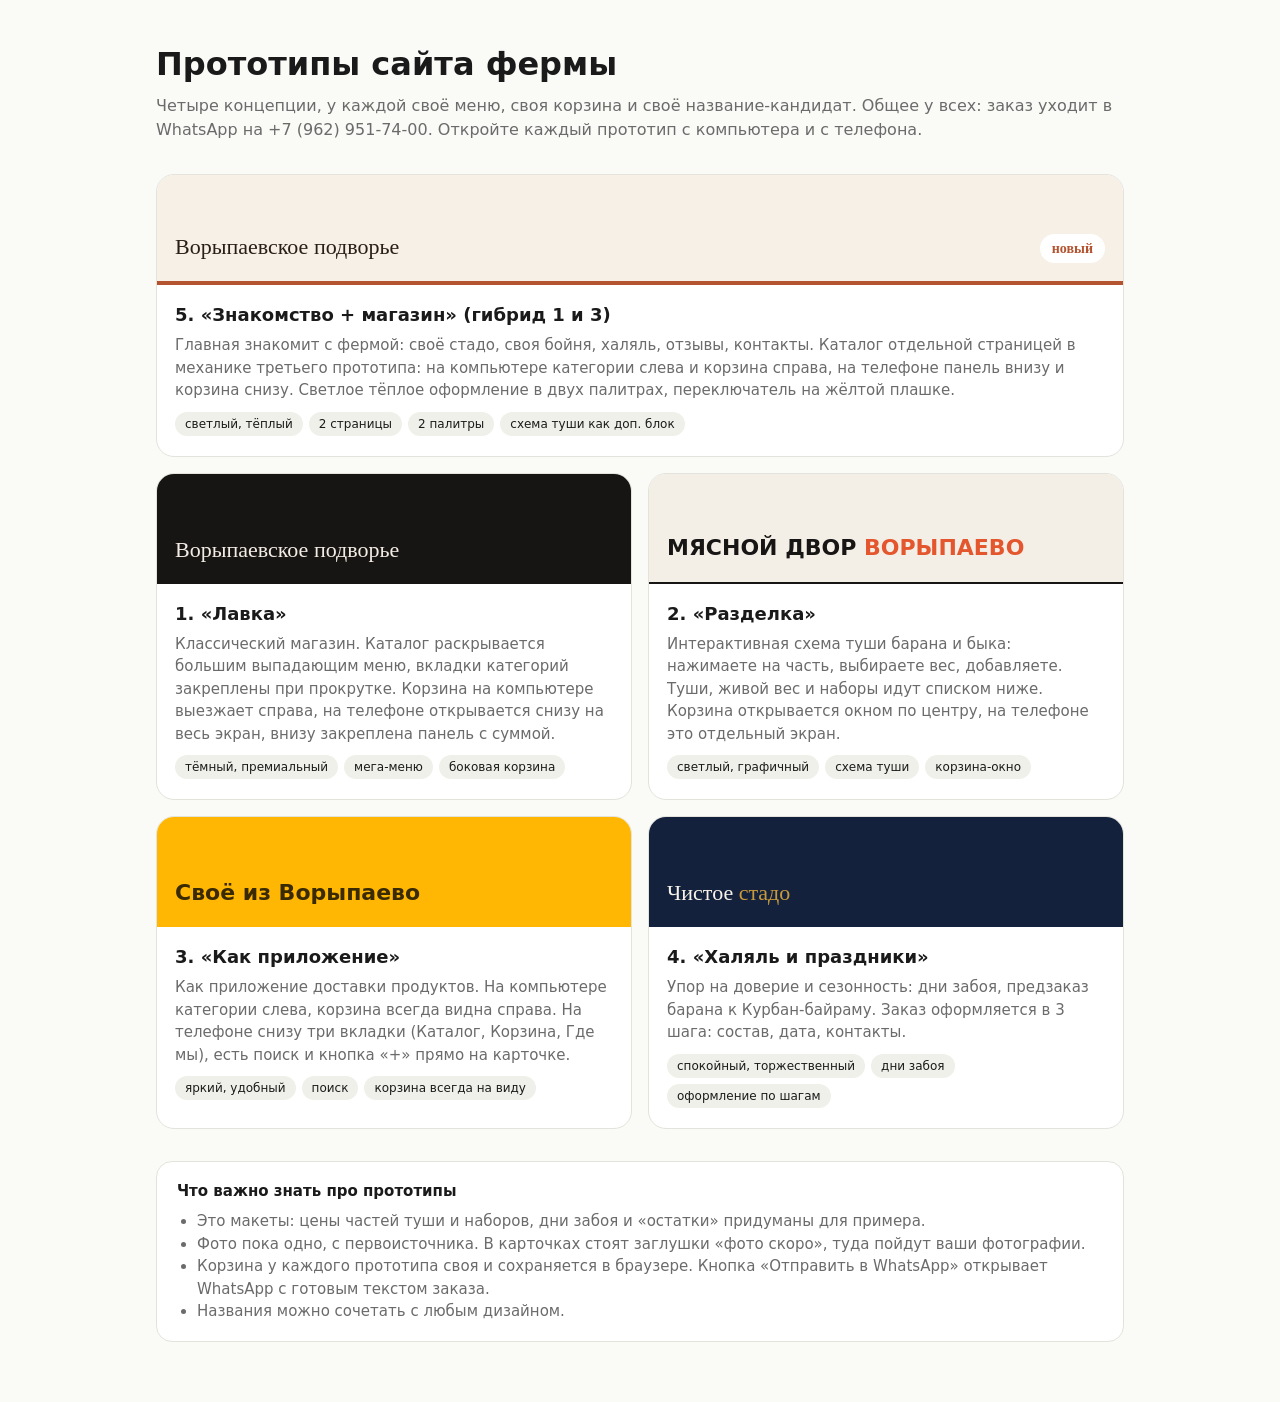
<file: prototypes/index.html>
<!doctype html>
<html lang="ru">
<head>
<meta charset="utf-8">
<meta name="viewport" content="width=device-width, initial-scale=1">
<title>Прототипы сайта фермы</title>
<style>
  :root { --bg: #fafaf7; --ink: #1a1a1a; --muted: #6b6b6b; --line: #e3e3dc; }
  * { box-sizing: border-box; }
  body { margin: 0; background: var(--bg); color: var(--ink); font: 16px/1.5 system-ui, -apple-system, "Segoe UI", sans-serif; }
  .wrap { max-width: 1000px; margin: 0 auto; padding: 40px 16px 60px; }
  h1 { font-size: 32px; margin: 0 0 6px; }
  .lead { color: var(--muted); margin: 0 0 32px; }
  .grid { display: grid; grid-template-columns: 1fr 1fr; gap: 16px; }
  @media (max-width: 720px) { .grid { grid-template-columns: 1fr; } }
  a.card { display: block; text-decoration: none; color: inherit; border: 1px solid var(--line); border-radius: 18px; overflow: hidden; background: #fff; transition: transform .15s, box-shadow .15s; }
  a.card:hover { transform: translateY(-2px); box-shadow: 0 12px 30px rgba(0,0,0,.08); }
  .sw { height: 110px; padding: 18px; display: flex; align-items: flex-end; font-size: 22px; font-weight: 700; }
  .c1 { background: #171514; color: #f3ece4; font-family: Georgia, serif; font-weight: 400; }
  .c2 { background: #f3efe6; color: #171615; border-bottom: 2px solid #171615; text-transform: uppercase; }
  .c2 span { color: #e4572e; }
  .c3 { background: #ffb703; color: #3a2a00; }
  .c5 { background: #f6f0e6; color: #2a1f17; font-family: Georgia, serif; font-weight: 400; border-bottom: 4px solid #b4532f; }
  .c4 { background: #14213d; color: #f8f3e8; font-family: Georgia, serif; font-weight: 400; }
  .c4 span { color: #c99a3b; }
  .body { padding: 16px 18px 20px; }
  .body b { display: block; font-size: 18px; }
  .body p { color: var(--muted); margin: 6px 0 10px; font-size: 15px; }
  .tags { display: flex; flex-wrap: wrap; gap: 6px; }
  .tags span { font-size: 12px; background: #f0f0ea; border-radius: 99px; padding: 3px 10px; }
  .note { margin-top: 32px; border: 1px solid var(--line); border-radius: 16px; padding: 18px 20px; background: #fff; font-size: 15px; color: var(--muted); }
  .note b { color: var(--ink); }
  .note ul { margin: 8px 0 0; padding-left: 20px; }
</style>
</head>
<body>
<div class="wrap">
  <h1>Прототипы сайта фермы</h1>
  <p class="lead">Четыре концепции, у каждой своё меню, своя корзина и своё название-кандидат. Общее у всех: заказ уходит в WhatsApp на +7 (962) 951-74-00. Откройте каждый прототип с компьютера и с телефона.</p>

  <a class="card" href="v5-hybrid/" style="margin-bottom:16px"><div class="sw c5">Ворыпаевское подворье <span style="font-size:14px;font-weight:600;margin-left:auto;background:#fff;color:#b4532f;border-radius:99px;padding:4px 12px">новый</span></div><div class="body">
    <b>5. «Знакомство + магазин» (гибрид 1 и 3)</b>
    <p>Главная знакомит с фермой: своё стадо, своя бойня, халяль, отзывы, контакты. Каталог отдельной страницей в механике третьего прототипа: на компьютере категории слева и корзина справа, на телефоне панель внизу и корзина снизу. Светлое тёплое оформление в двух палитрах, переключатель на жёлтой плашке.</p>
    <div class="tags"><span>светлый, тёплый</span><span>2 страницы</span><span>2 палитры</span><span>схема туши как доп. блок</span></div></div></a>

  <div class="grid">
    <a class="card" href="v1-lavka/"><div class="sw c1">Ворыпаевское подворье</div><div class="body">
      <b>1. «Лавка»</b>
      <p>Классический магазин. Каталог раскрывается большим выпадающим меню, вкладки категорий закреплены при прокрутке. Корзина на компьютере выезжает справа, на телефоне открывается снизу на весь экран, внизу закреплена панель с суммой.</p>
      <div class="tags"><span>тёмный, премиальный</span><span>мега-меню</span><span>боковая корзина</span></div></div></a>

    <a class="card" href="v2-razdelka/"><div class="sw c2">Мясной двор&nbsp;<span>Ворыпаево</span></div><div class="body">
      <b>2. «Разделка»</b>
      <p>Интерактивная схема туши барана и быка: нажимаете на часть, выбираете вес, добавляете. Туши, живой вес и наборы идут списком ниже. Корзина открывается окном по центру, на телефоне это отдельный экран.</p>
      <div class="tags"><span>светлый, графичный</span><span>схема туши</span><span>корзина-окно</span></div></div></a>

    <a class="card" href="v3-app/"><div class="sw c3">Своё из Ворыпаево</div><div class="body">
      <b>3. «Как приложение»</b>
      <p>Как приложение доставки продуктов. На компьютере категории слева, корзина всегда видна справа. На телефоне снизу три вкладки (Каталог, Корзина, Где мы), есть поиск и кнопка «+» прямо на карточке.</p>
      <div class="tags"><span>яркий, удобный</span><span>поиск</span><span>корзина всегда на виду</span></div></div></a>

    <a class="card" href="v4-halal/"><div class="sw c4">Чистое&nbsp;<span>стадо</span></div><div class="body">
      <b>4. «Халяль и праздники»</b>
      <p>Упор на доверие и сезонность: дни забоя, предзаказ барана к Курбан-байраму. Заказ оформляется в 3 шага: состав, дата, контакты.</p>
      <div class="tags"><span>спокойный, торжественный</span><span>дни забоя</span><span>оформление по шагам</span></div></div></a>
  </div>

  <div class="note">
    <b>Что важно знать про прототипы</b>
    <ul>
      <li>Это макеты: цены частей туши и наборов, дни забоя и «остатки» придуманы для примера.</li>
      <li>Фото пока одно, с первоисточника. В карточках стоят заглушки «фото скоро», туда пойдут ваши фотографии.</li>
      <li>Корзина у каждого прототипа своя и сохраняется в браузере. Кнопка «Отправить в WhatsApp» открывает WhatsApp с готовым текстом заказа.</li>
      <li>Названия можно сочетать с любым дизайном.</li>
    </ul>
  </div>
</div>
</body>
</html>
</file>
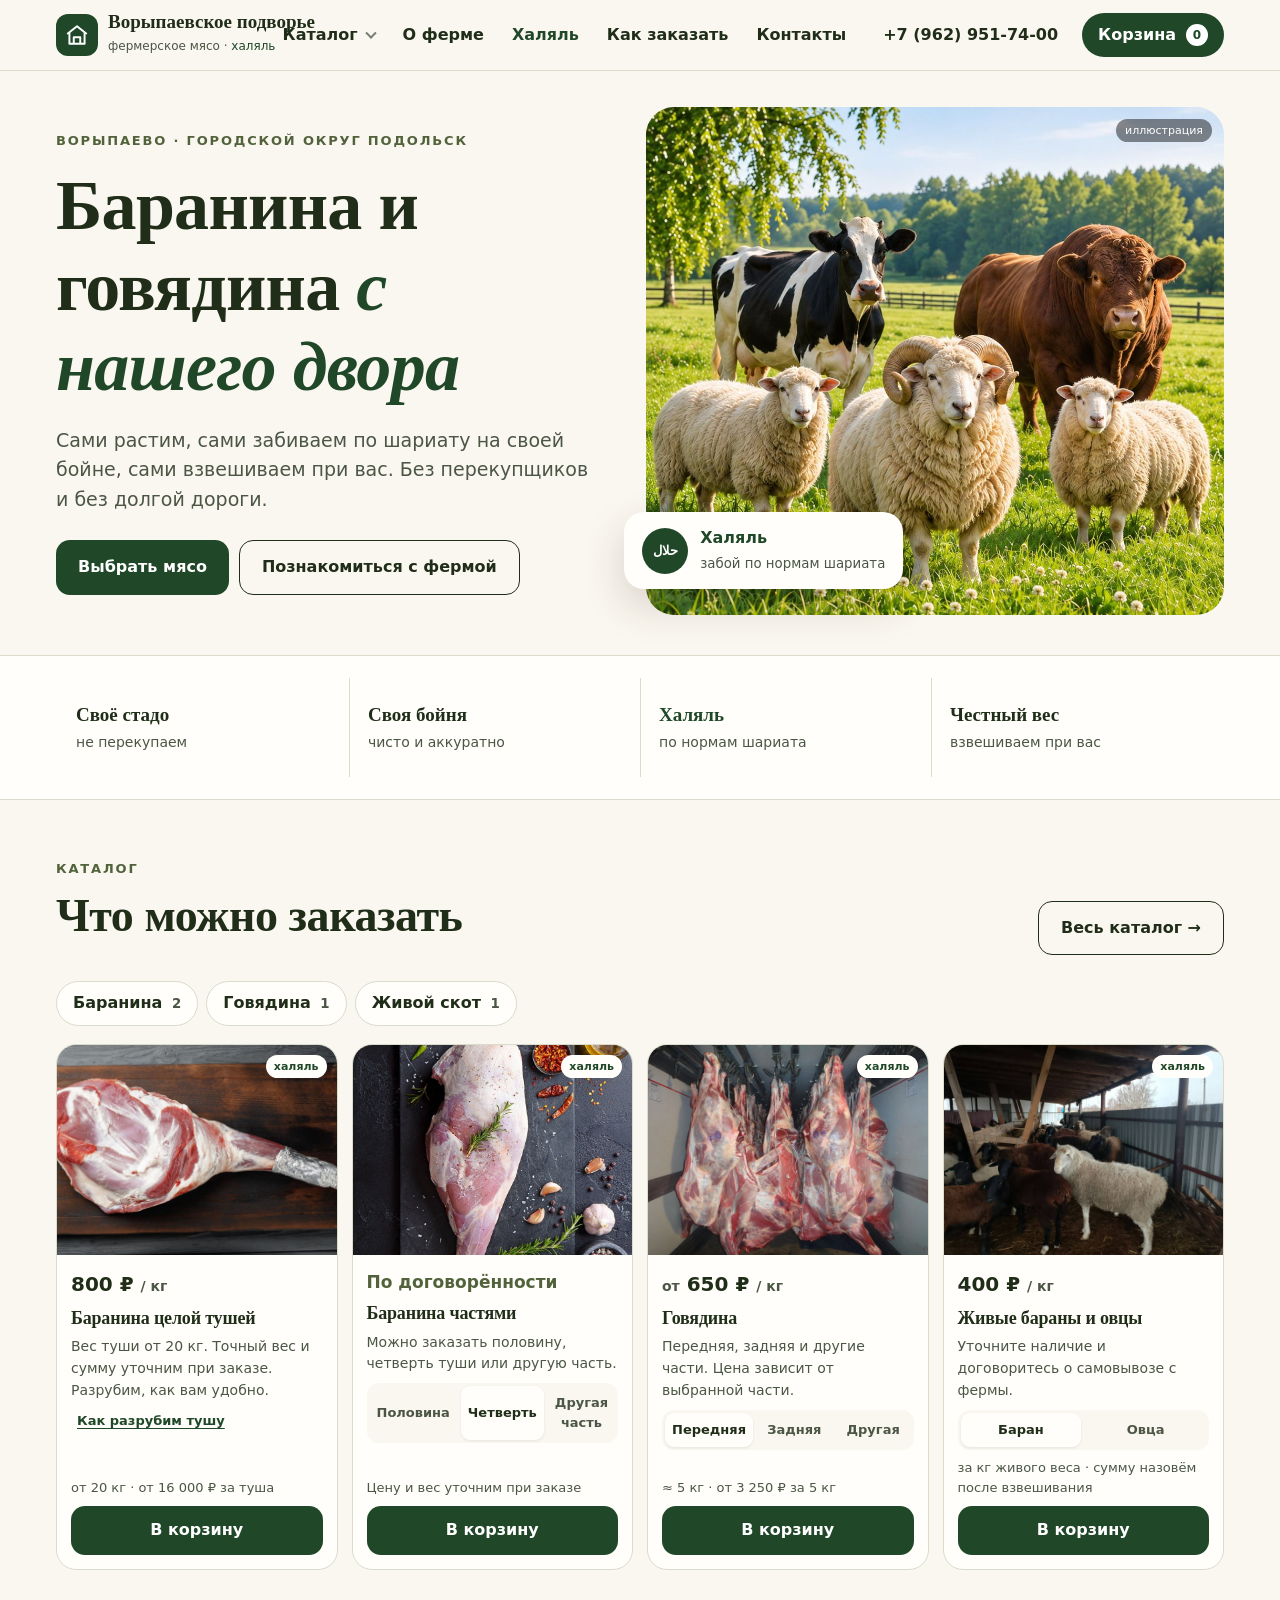
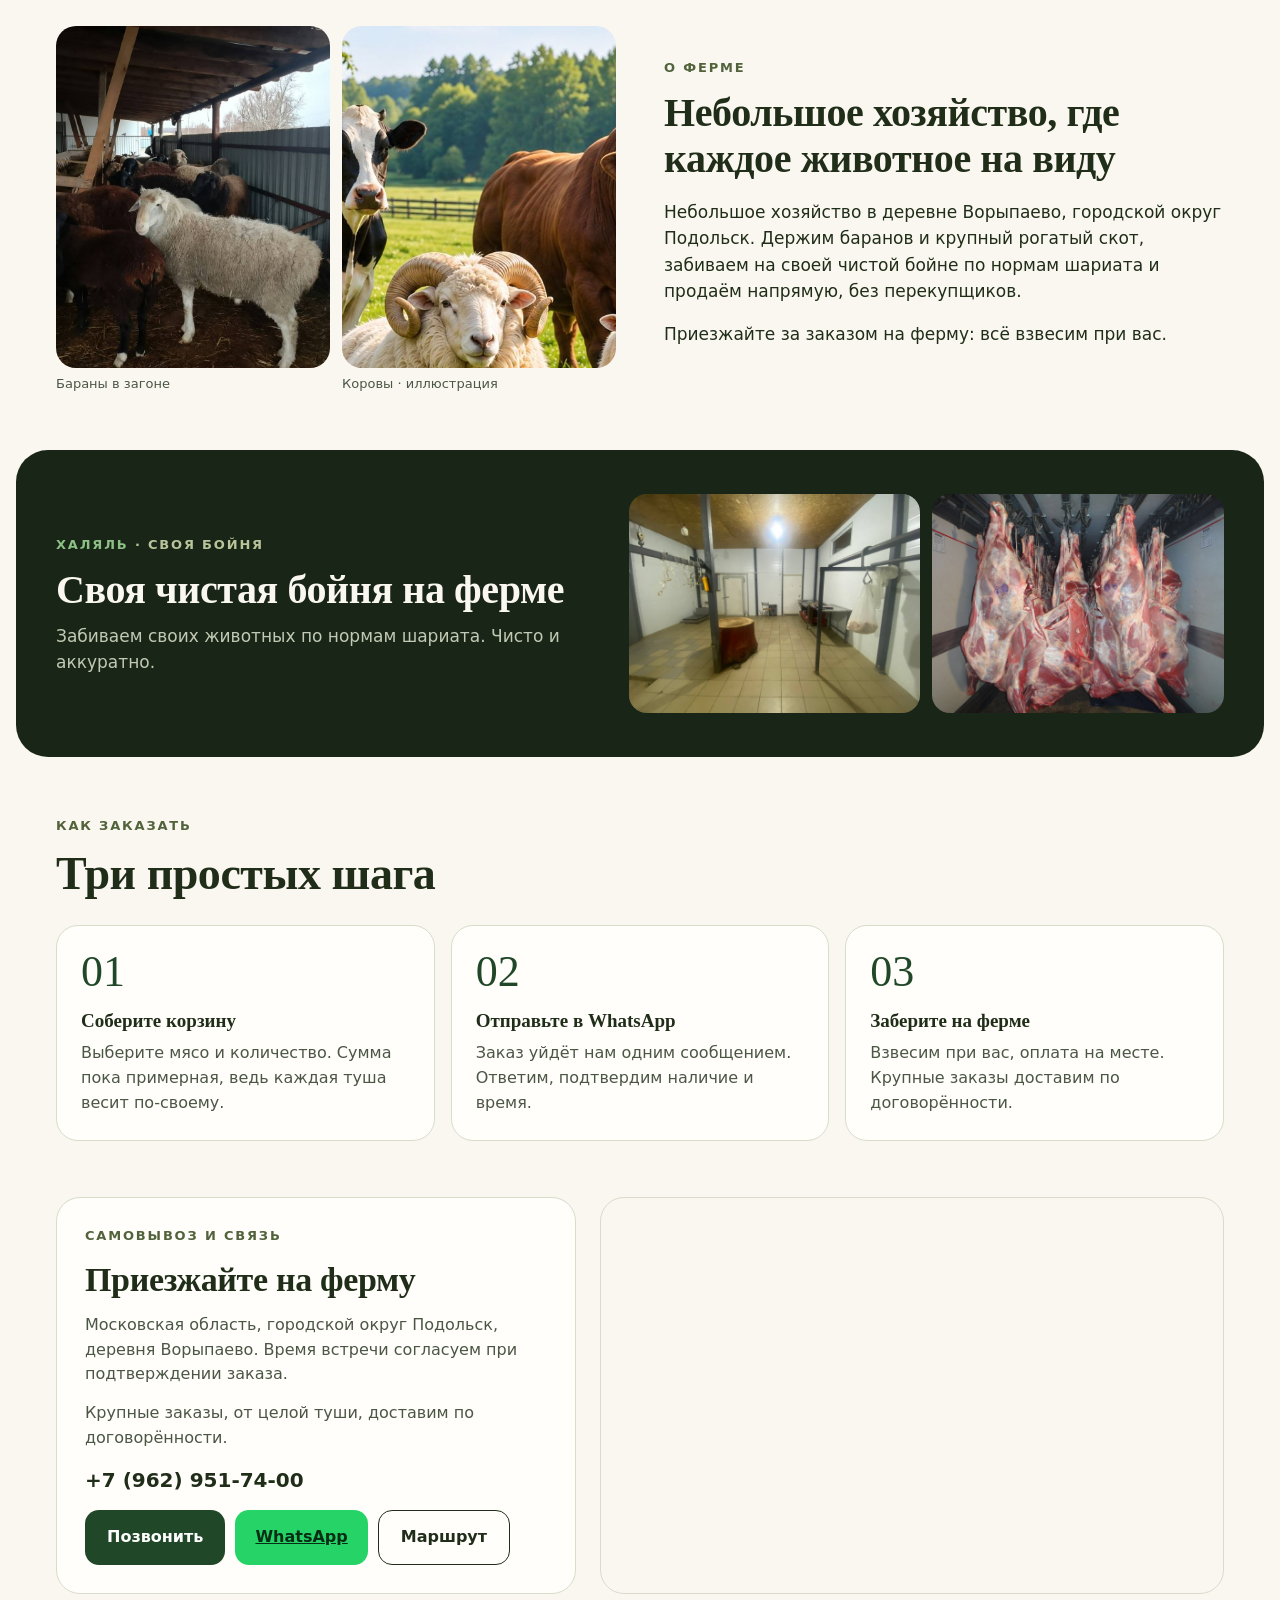
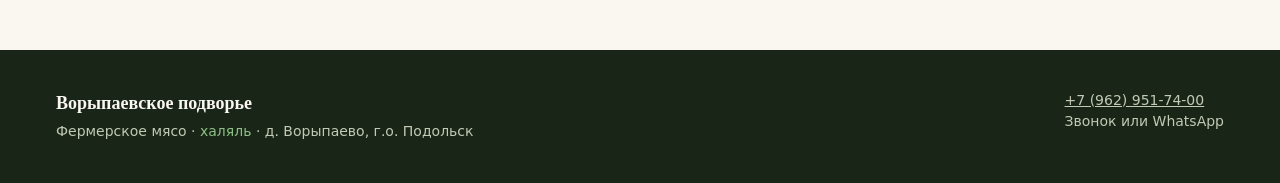
<file: site/index.html>
<!doctype html>
<html lang="ru">
<head>
<meta charset="utf-8">
<meta name="viewport" content="width=device-width, initial-scale=1, viewport-fit=cover">
<title>Ворыпаевское подворье — баранина и говядина халяль под Подольском</title>
<meta name="description" content="Баранина и говядина халяль со своей фермы в деревне Ворыпаево, г.о. Подольск. Своя чистая бойня. Заказ через корзину в WhatsApp, самовывоз с фермы.">
<meta name="theme-color" content="#204828">
<link rel="icon" href="favicon.svg" type="image/svg+xml">
<meta property="og:type" content="website">
<meta property="og:locale" content="ru_RU">
<meta property="og:title" content="Ворыпаевское подворье — баранина и говядина халяль под Подольском">
<meta property="og:description" content="Баранина и говядина халяль со своей фермы в деревне Ворыпаево, г.о. Подольск. Своя чистая бойня. Заказ через корзину в WhatsApp, самовывоз с фермы.">
<meta property="og:image" content="img/sheep.jpg">
<link rel="stylesheet" href="css/style.css">
<style>
  section { padding: 56px 0; }
  .sh { max-width: 640px; margin-bottom: 24px; }
  .sh h2 { font-size: clamp(30px, 4vw, 46px); margin: 10px 0 12px; }
  .sh p { color: var(--muted); margin: 0; font-size: 17px; }

  .hero { padding: 36px 0 40px; }
  .hero .wrap { display: grid; grid-template-columns: 1fr 1.05fr; gap: 40px; align-items: center; }
  .hero h1 { font-size: clamp(38px, 5.6vw, 70px); margin: 14px 0 18px; }
  .hero h1 em { font-style: italic; color: var(--acc); }
  .hero p.lead { font-size: 19px; color: var(--muted); max-width: 46ch; margin: 0 0 26px; }
  .hero .ctas { display: flex; gap: 10px; flex-wrap: wrap; }
  .hero .pic { position: relative; }
  .hero .pic img { width: 100%; aspect-ratio: 5 / 4.4; object-fit: cover; border-radius: 28px; }
  .hero .seal { position: absolute; left: -22px; bottom: 26px; background: var(--surface); border-radius: 20px; padding: 14px 18px; display: flex; gap: 12px; align-items: center; box-shadow: 0 16px 40px rgba(60,40,20,.18); }
  .hero .seal .ic { width: 46px; height: 46px; border-radius: 50%; background: var(--halal); color: #fff; display: grid; place-items: center; font-family: var(--serif); font-size: 13px; font-weight: 600; }
  .hero .seal b { display: block; }
  .hero .seal small { color: var(--muted); }
  @media (max-width: 860px) { .hero .wrap { grid-template-columns: 1fr; gap: 26px; } .hero .pic { order: -1; } .hero .pic img { aspect-ratio: 16 / 10; border-radius: 22px; } .hero .seal { left: 12px; bottom: 12px; padding: 10px 14px; } }

  .facts { border-top: 1px solid var(--line); border-bottom: 1px solid var(--line); background: var(--surface); }
  .facts .wrap { display: grid; grid-template-columns: repeat(4, 1fr); }
  .facts div { padding: 22px 18px; border-left: 1px solid var(--line); }
  .facts div:first-child { border-left: 0; }
  .facts b { display: block; font-family: var(--serif); font-size: 19px; }
  .facts span { color: var(--muted); font-size: 14px; }
  @media (max-width: 760px) { .facts .wrap { grid-template-columns: 1fr 1fr; padding: 0; } .facts div:nth-child(3) { border-left: 0; } .facts div:nth-child(n+3) { border-top: 1px solid var(--line); } }

  .catchips { display: flex; gap: 8px; flex-wrap: wrap; margin-bottom: 18px; }
  .catchips a { background: var(--surface); border: 1px solid var(--line); border-radius: 99px; padding: 9px 16px; text-decoration: none; font-weight: 700; }
  .catchips a:hover { border-color: var(--acc); color: var(--acc); }
  .catchips small { color: var(--muted); font-weight: 600; margin-left: 4px; }
  @media (max-width: 560px) { .catchips { flex-wrap: nowrap; overflow-x: auto; margin: 0 -16px 14px; padding: 0 16px; scrollbar-width: none; } .catchips a { flex: none; } }

  .farm .wrap { display: grid; grid-template-columns: 1fr 1fr; gap: 48px; align-items: center; }
  .farm .wrap > * { min-width: 0; }
  .farm .pics { display: grid; grid-template-columns: repeat(2, minmax(0, 1fr)); gap: 12px; align-items: start; }
  .farm figure { margin: 0; }
  .farm .crop { aspect-ratio: 4 / 5; border-radius: 20px; overflow: hidden; }
  .farm .crop img { width: 100%; height: 100%; object-fit: cover; transform: scale(1.9); }
  .farm figcaption { font-size: 13px; color: var(--muted); margin-top: 6px; }
  .farm h2 { font-size: clamp(28px, 3.6vw, 40px); margin: 10px 0 14px; }
  .farm .txt p { font-size: 17px; }
  .farm .sample { color: var(--muted); font-style: italic; }
  @media (max-width: 860px) { .farm .wrap { grid-template-columns: 1fr; gap: 22px; } .farm .txt { order: -1; } }

  .halal { background: var(--deep); color: var(--deep-ink); border-radius: 32px; margin: 0 16px; padding: 44px 0; }
  .halal .wrap { display: grid; grid-template-columns: 1fr 1.1fr; gap: 32px; align-items: center; }
  .halal .kicker { color: var(--gold); }
  .halal h2 { font-size: clamp(28px, 3.6vw, 40px); margin: 10px 0 10px; }
  .halal p { color: var(--deep-muted); margin: 0; font-size: 17px; }
  .hpics { display: grid; grid-template-columns: 1fr 1fr; gap: 12px; }
  .hpics .hp { padding: 0; overflow: hidden; }
  .hpics .hp img { width: 100%; height: 100%; object-fit: cover; }
  .hpics .ph { border-radius: 18px; aspect-ratio: 4/3; background: color-mix(in srgb, var(--deep-ink) 10%, transparent); color: var(--deep-muted); }
  @media (max-width: 860px) { .halal { margin: 0; border-radius: 0; padding: 36px 0; } .halal .wrap { grid-template-columns: 1fr; gap: 20px; } }

  .pop-head { display: flex; justify-content: space-between; align-items: end; gap: 16px; flex-wrap: wrap; margin-bottom: 26px; }
  .pop-head .sh { margin-bottom: 0; }

  .steps { display: grid; grid-template-columns: repeat(3, 1fr); gap: 16px; }
  .steps div { background: var(--surface); border: 1px solid var(--line); border-radius: 22px; padding: 24px; }
  .steps .n { font-family: var(--serif); font-size: 44px; color: var(--acc); line-height: 1; }
  .steps b { display: block; font-size: 19px; margin: 12px 0 6px; font-family: var(--serif); }
  .steps p { color: var(--muted); margin: 0; }
  @media (max-width: 760px) { .steps { grid-template-columns: 1fr; } }

  .revs { display: grid; grid-template-columns: repeat(3, 1fr); gap: 16px; }
  .rev { background: var(--surface); border: 1px solid var(--line); border-radius: 22px; padding: 22px; display: flex; flex-direction: column; gap: 12px; }
  .rev .q { font-family: var(--serif); font-size: 18px; }
  .rev .who { display: flex; align-items: center; gap: 10px; color: var(--muted); font-size: 14px; margin-top: auto; }
  .rev .av { width: 36px; height: 36px; border-radius: 50%; background: var(--soft); }
  @media (max-width: 860px) { .revs { grid-template-columns: 1fr; } }

  .contact .wrap { display: grid; grid-template-columns: 1fr 1.2fr; gap: 24px; }
  .cbox { background: var(--surface); border: 1px solid var(--line); border-radius: 24px; padding: 28px; display: flex; flex-direction: column; gap: 14px; }
  .cbox h2 { font-size: 34px; }
  .cbox p { margin: 0; color: var(--muted); }
  .cbox .row { display: flex; gap: 10px; flex-wrap: wrap; }
  .cbox .wa { width: auto; padding: 14px 20px; }
  .map { border-radius: 24px; overflow: hidden; min-height: 360px; border: 1px solid var(--line); }
  .map iframe { width: 100%; height: 100%; min-height: 360px; border: 0; display: block; }
  @media (max-width: 860px) { .contact .wrap { grid-template-columns: 1fr; } }
</style>
<script type="application/ld+json">{"@context":"https://schema.org","@type":"LocalBusiness","name":"Ворыпаевское подворье","description":"Фермерская баранина и говядина халяль","telephone":"+7-962-951-74-00","address":{"@type":"PostalAddress","addressLocality":"д. Ворыпаево","addressRegion":"Московская область, г.о. Подольск","addressCountry":"RU"},"geo":{"@type":"GeoCoordinates","latitude":55.4796061,"longitude":37.6631334}}</script>
</head>
<body data-page="home">

<section class="hero"><div class="wrap">
  <div>
    <span class="kicker">Ворыпаево · городской округ Подольск</span>
    <h1>Баранина и говядина <em>с нашего двора</em></h1>
    <p class="lead">Сами растим, сами забиваем по шариату на своей бойне, сами взвешиваем при вас. Без перекупщиков и без долгой дороги.</p>
    <div class="ctas">
      <a class="btn acc" href="catalog.html">Выбрать мясо</a>
      <a class="btn line" href="#farm">Познакомиться с фермой</a>
    </div>
  </div>
  <div class="pic">
    <img src="img/pasture.jpg" alt="Бараны и коровы на пастбище" fetchpriority="high"><span class="illu">иллюстрация</span>
    <div class="seal"><span class="ic">حلال</span><span><b class="hl">Халяль</b><small>забой по нормам шариата</small></span></div>
  </div>
</div></section>

<div class="facts"><div class="wrap">
  <div><b>Своё стадо</b><span>не перекупаем</span></div>
  <div><b>Своя бойня</b><span>чисто и аккуратно</span></div>
  <div><b class="hl">Халяль</b><span>по нормам шариата</span></div>
  <div><b>Честный вес</b><span>взвешиваем при вас</span></div>
</div></div>

<section id="popular"><div class="wrap">
  <div class="pop-head">
    <div class="sh"><span class="kicker">Каталог</span><h2>Что можно заказать</h2></div>
    <a class="btn line" href="catalog.html">Весь каталог →</a>
  </div>
  <div class="catchips" id="catchips"></div>
  <div class="pgrid" id="popular-grid"></div>
</div></section>

<section class="farm" id="farm" style="padding-top:0"><div class="wrap">
  <div class="pics">
    <figure><div class="crop"><img src="img/sheep.jpg" alt="Бараны и овцы в загоне на ферме" style="transform: none; object-position: 55% 60%"></div><figcaption>Бараны в загоне</figcaption></figure>
    <figure><div class="crop"><img src="img/pasture.jpg" alt="Коровы на пастбище" style="transform-origin: 62% 22%"></div><figcaption>Коровы · иллюстрация</figcaption></figure>
  </div>
  <div class="txt">
    <span class="kicker">О ферме</span>
    <h2>Небольшое хозяйство, где каждое животное на виду</h2>
    <p>Небольшое хозяйство в деревне Ворыпаево, городской округ Подольск. Держим баранов и крупный рогатый скот, забиваем на своей чистой бойне по нормам шариата и продаём напрямую, без перекупщиков.</p>
    <p>Приезжайте за заказом на ферму: всё взвесим при вас.</p>
  </div>
</div></section>

<section class="halal" id="halal"><div class="wrap">
  <div>
    <span class="kicker"><span class="hl-l">Халяль</span> · своя бойня</span>
    <h2>Своя чистая бойня на ферме</h2>
    <p>Забиваем своих животных по нормам шариата. Чисто и аккуратно.</p>
  </div>
  <div class="hpics"><div class="ph hp"><img src="img/slaughter-farm-20261110.jpg" alt="Помещение бойни на ферме" style="object-position: 50% 60%"></div><div class="ph hp"><img src="img/meat.jpg" alt="Туши в холодильной камере"></div></div>
</div></section>

<section id="how"><div class="wrap">
  <div class="sh"><span class="kicker">Как заказать</span><h2>Три простых шага</h2></div>
  <div class="steps">
    <div><span class="n">01</span><b>Соберите корзину</b><p>Выберите мясо и количество. Сумма пока примерная, ведь каждая туша весит по-своему.</p></div>
    <div><span class="n">02</span><b>Отправьте в WhatsApp</b><p>Заказ уйдёт нам одним сообщением. Ответим, подтвердим наличие и время.</p></div>
    <div><span class="n">03</span><b>Заберите на ферме</b><p>Взвесим при вас, оплата на месте. Крупные заказы доставим по договорённости.</p></div>
  </div>
</div></section>


<section class="contact" id="contacts" style="padding-top:0"><div class="wrap">
  <div class="cbox">
    <span class="kicker">Самовывоз и связь</span>
    <h2>Приезжайте на ферму</h2>
    <p>Московская область, городской округ Подольск, деревня Ворыпаево. Время встречи согласуем при подтверждении заказа.</p>
    <p>Крупные заказы, от целой туши, доставим по договорённости.</p>
    <p><b style="color:var(--ink);font-size:20px">+7 (962) 951-74-00</b></p>
    <div class="row">
      <a class="btn acc" href="tel:+79629517400">Позвонить</a>
      <a class="wa" href="https://wa.me/79629517400" target="_blank" rel="noopener">WhatsApp</a>
      <a class="btn line" target="_blank" rel="noopener" href="https://yandex.ru/maps/?pt=37.6631334,55.4796061&z=15&l=map">Маршрут</a>
    </div>
  </div>
  <div class="map"><iframe title="Карта: деревня Ворыпаево" loading="lazy" src="https://yandex.ru/map-widget/v1/?pt=37.6631334,55.4796061&z=13&l=map"></iframe></div>
</div></section>

<footer class="ft"><div class="wrap">
  <div><b>Ворыпаевское подворье</b>Фермерское мясо · <span class="hl-l">халяль</span> · д. Ворыпаево, г.о. Подольск</div>
  <div><a href="tel:+79629517400">+7 (962) 951-74-00</a><br>Звонок или WhatsApp</div>
</div></footer>

<script src="js/data.js?v=20261110-photos"></script>
<script src="js/cart.js"></script>
<script src="js/version.js"></script>
<script src="js/app.js?v=20261110-photos"></script>
<script>
const { card, onRender, $ } = App;
$("#catchips").innerHTML = CATEGORIES.map((c) => `<a href="catalog.html#c-${c.id}">${c.title} <small>${PRODUCTS.filter((p) => p.cat === c.id).length}</small></a>`).join("");
onRender(() => { $("#popular-grid").innerHTML = PRODUCTS.map(card).join(""); });
</script>
</body>
</html>
</file>
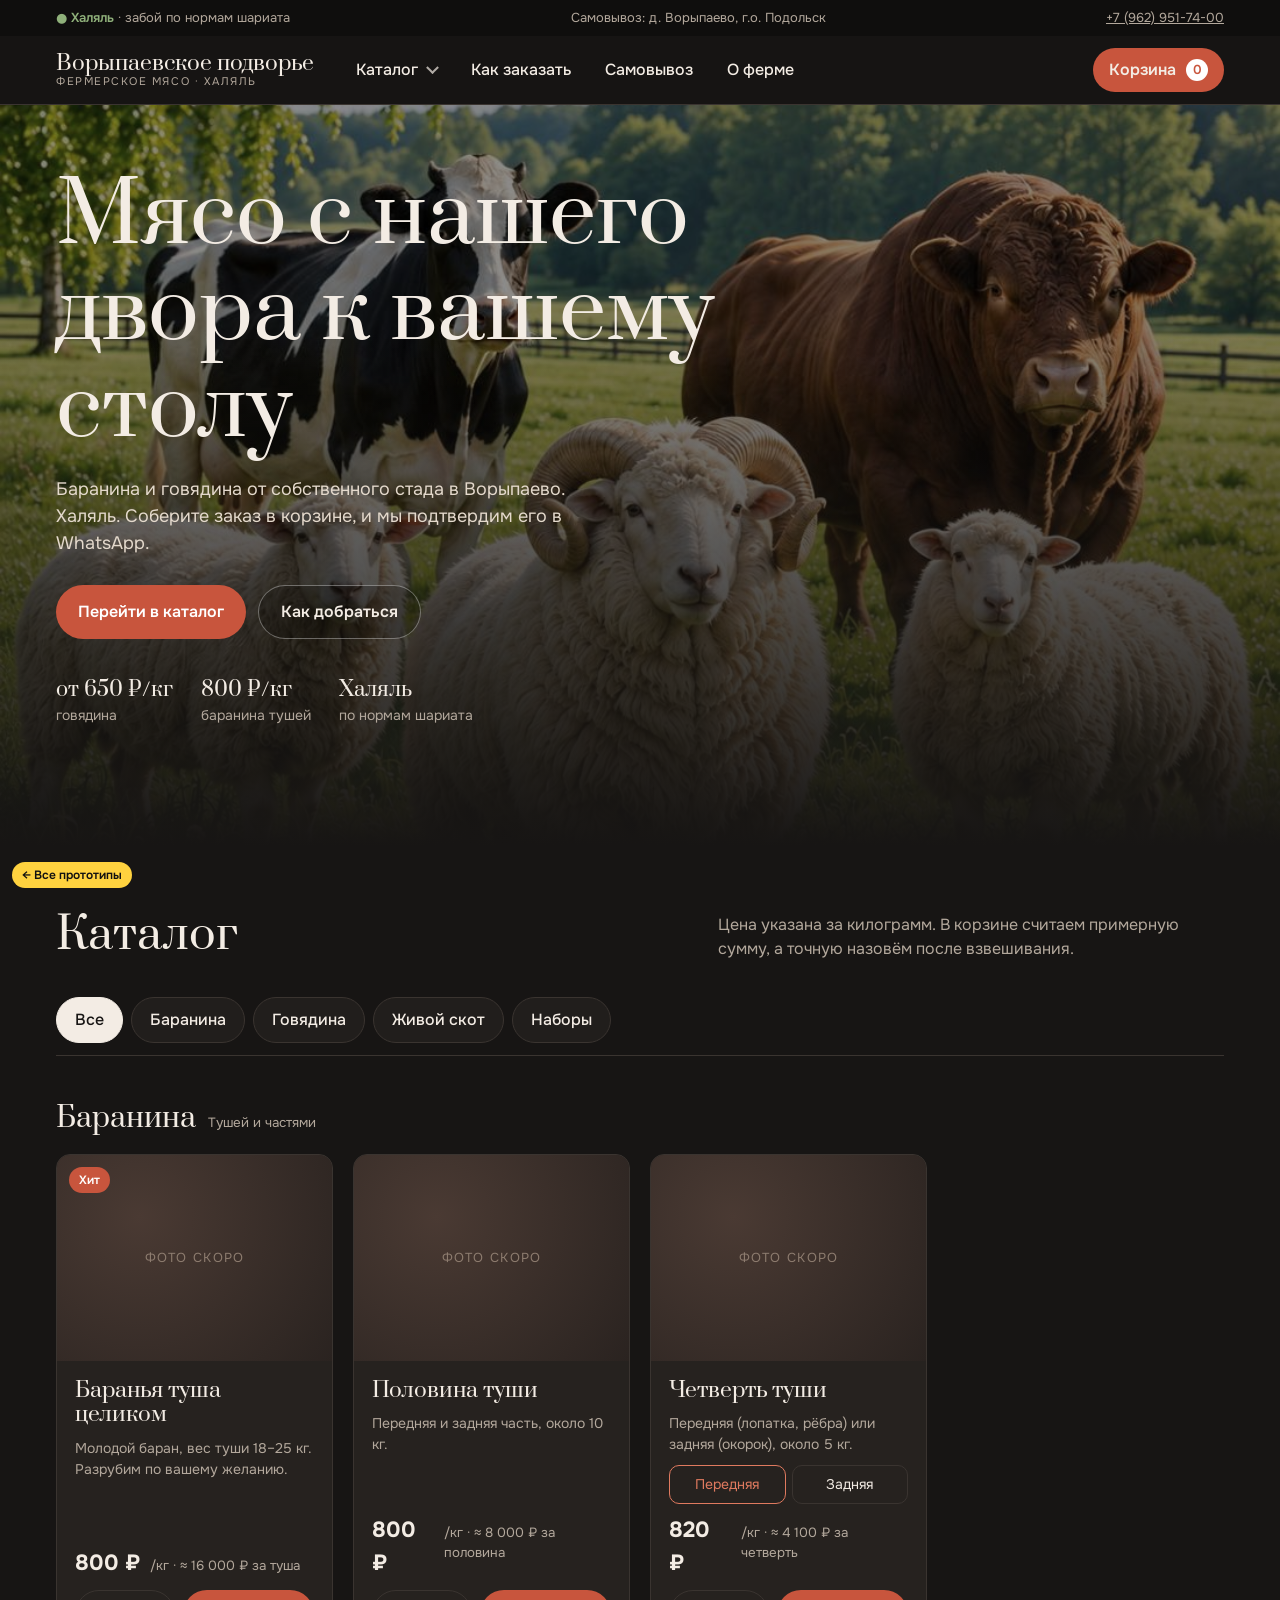
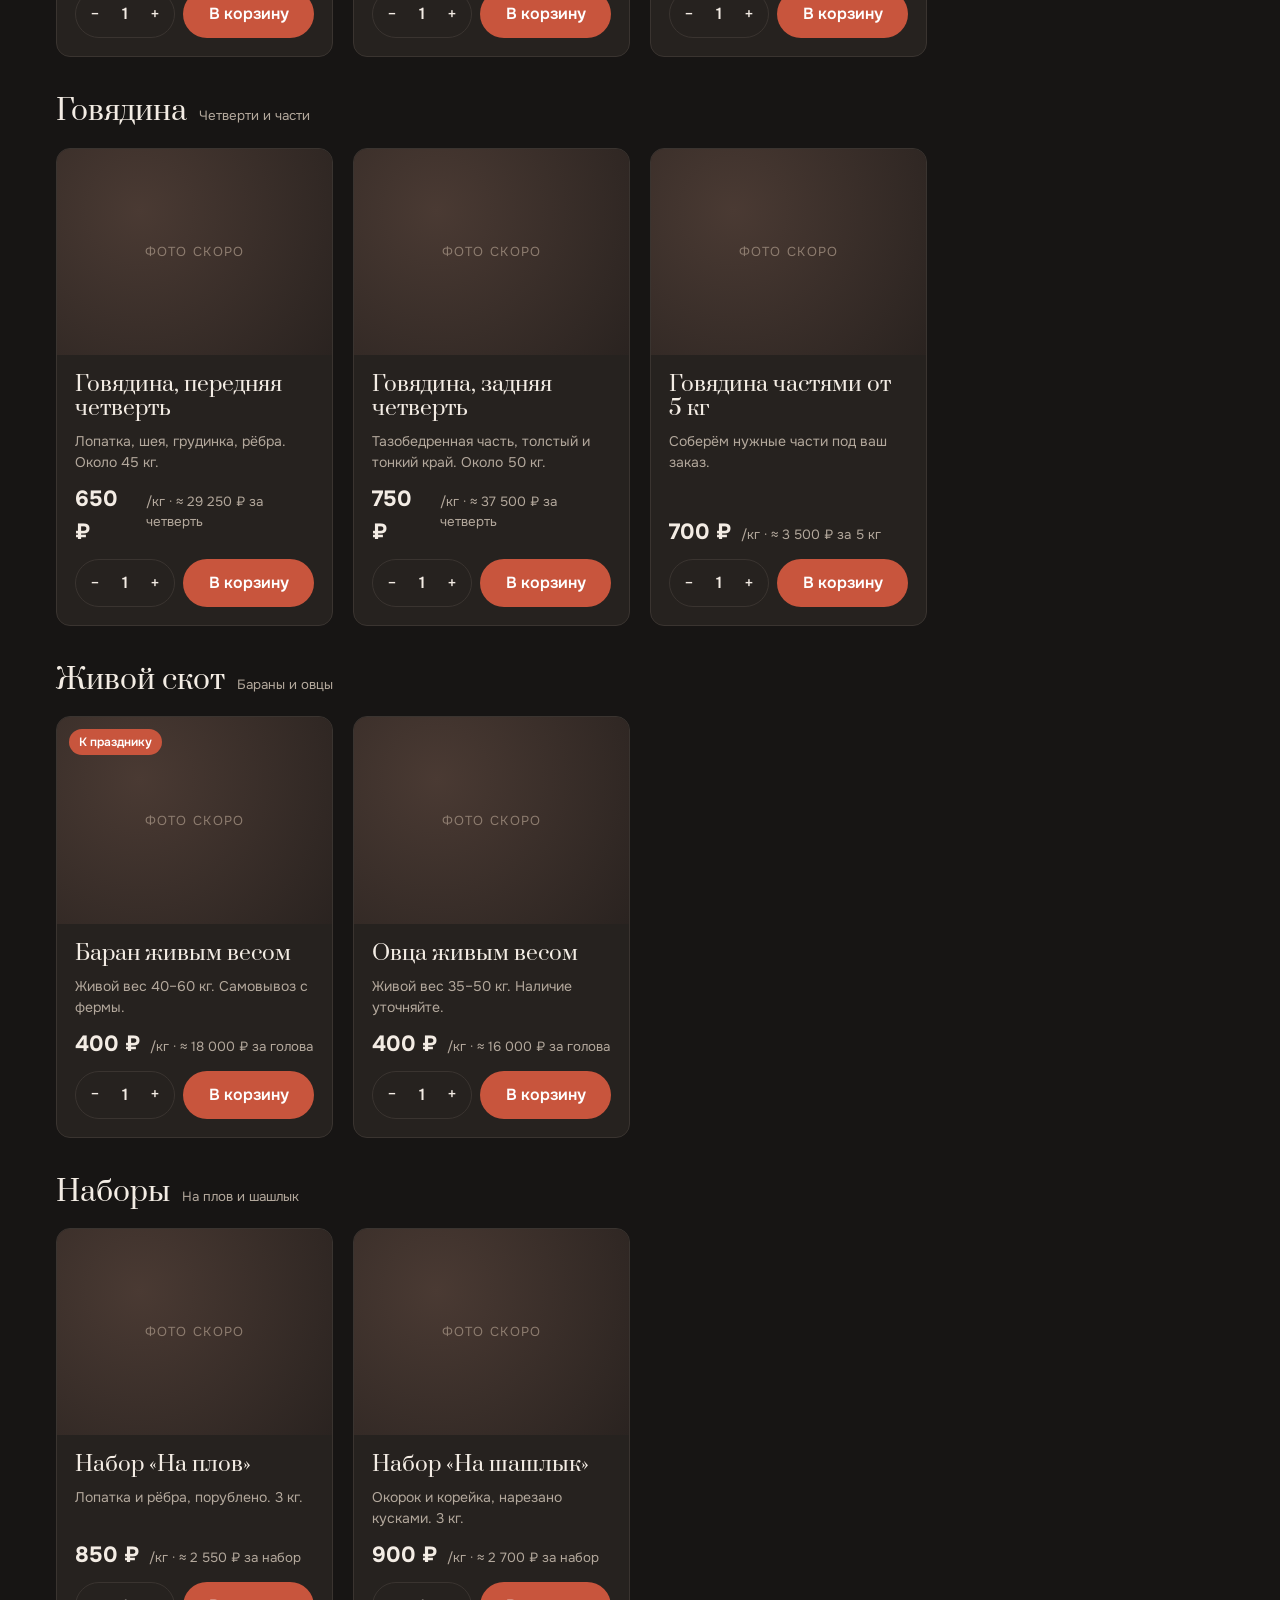
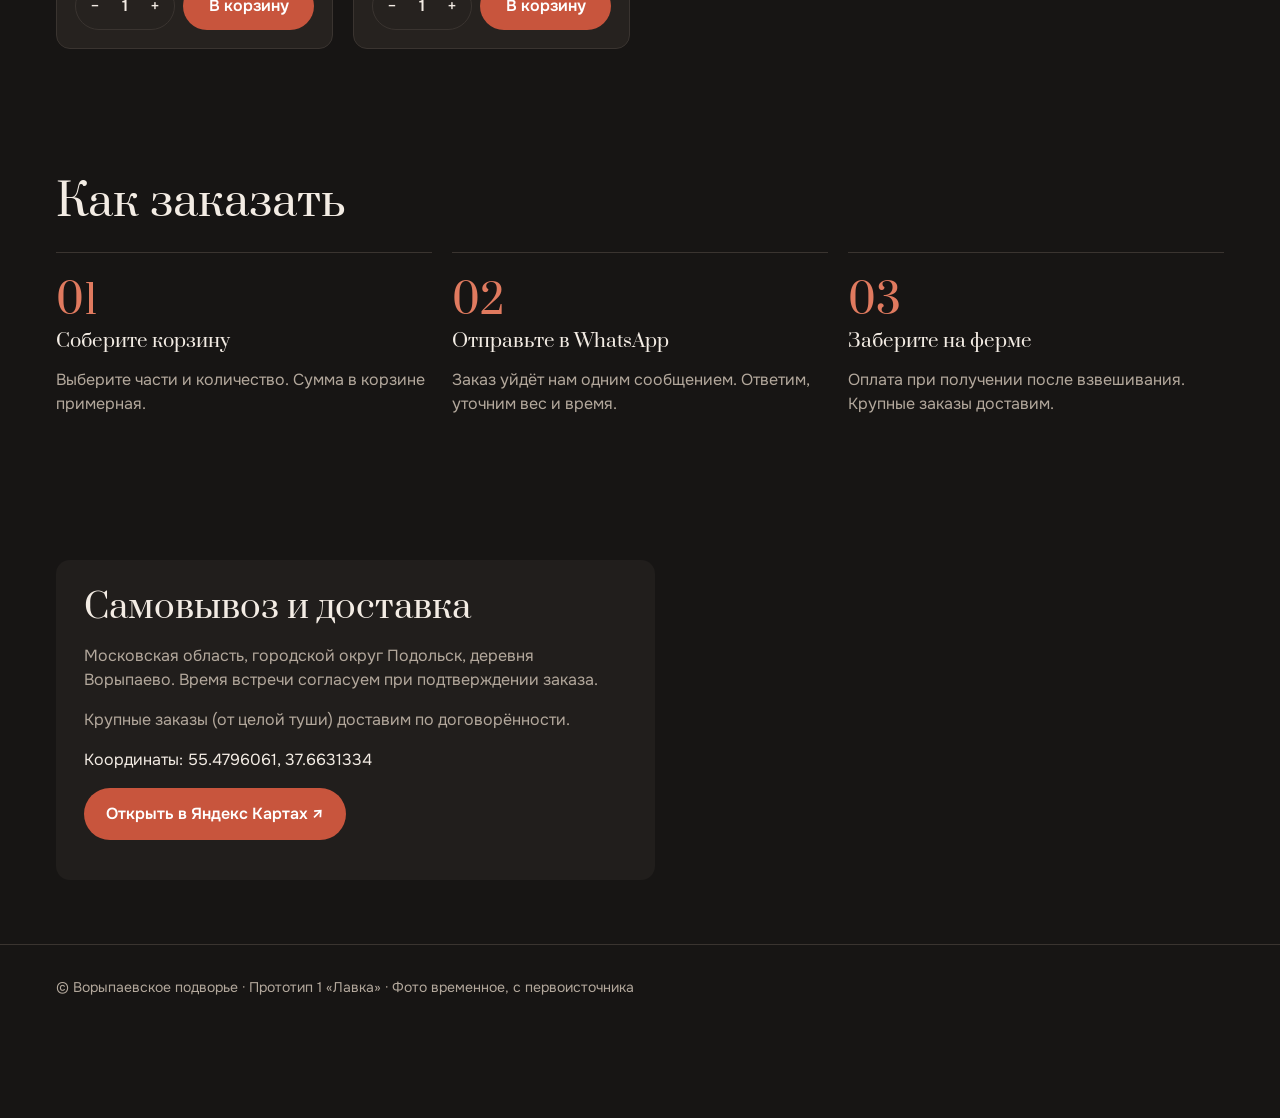
<file: prototypes/v1-lavka/index.html>
<!doctype html>
<html lang="ru">
<head>
<meta charset="utf-8">
<meta name="viewport" content="width=device-width, initial-scale=1, viewport-fit=cover">
<title>Ворыпаевское подворье — прототип 1 «Лавка»</title>
<link rel="preconnect" href="https://fonts.googleapis.com">
<link rel="preconnect" href="https://fonts.gstatic.com" crossorigin>
<link href="https://fonts.googleapis.com/css2?family=Prata&family=Onest:wght@400;500;600;700&display=swap" rel="stylesheet">
<style>
  :root {
    --bg: #171514; --bg2: #211e1c; --card: #26221f; --line: #3a3430;
    --text: #f3ece4; --muted: #b3a89c; --accent: #c8553d; --accent2: #e07a5f; --ok: #8fb07a;
    --radius: 14px;
  }
  * { box-sizing: border-box; }
  html { scroll-behavior: smooth; }
  body { margin: 0; background: var(--bg); color: var(--text); font: 16px/1.5 "Onest", system-ui, sans-serif; -webkit-font-smoothing: antialiased; }
  body.lock { overflow: hidden; }
  a { color: inherit; }
  button { font: inherit; color: inherit; cursor: pointer; }
  .wrap { max-width: 1200px; margin: 0 auto; padding: 0 16px; }
  h1, h2, h3 { font-family: "Prata", serif; font-weight: 400; margin: 0; line-height: 1.15; }

  /* верхняя полоса */
  .topbar { background: #0f0e0d; color: var(--muted); font-size: 13px; }
  .topbar .wrap { display: flex; gap: 24px; justify-content: space-between; padding-top: 8px; padding-bottom: 8px; }
  .topbar b { color: var(--ok); font-weight: 600; }
  @media (max-width: 700px) { .topbar .hide-m { display: none; } }

  /* шапка */
  header.main { position: sticky; top: 0; z-index: 40; background: rgba(23,21,20,.92); backdrop-filter: blur(10px); border-bottom: 1px solid var(--line); }
  header.main .wrap { display: flex; align-items: center; gap: 28px; height: 68px; }
  .logo { display: flex; flex-direction: column; text-decoration: none; line-height: 1.1; }
  .logo span:first-child { font-family: "Prata", serif; font-size: 21px; }
  .logo span:last-child { font-size: 11px; letter-spacing: .14em; text-transform: uppercase; color: var(--muted); }
  nav.menu { display: flex; gap: 6px; flex: 1; }
  nav.menu > a, nav.menu > .dd > button { background: none; border: 0; padding: 10px 14px; border-radius: 10px; text-decoration: none; font-weight: 500; }
  nav.menu > a:hover, nav.menu > .dd > button:hover, .dd.open > button { background: var(--bg2); }
  .dd { position: relative; }
  .dd > button::after { content: ""; display: inline-block; width: 7px; height: 7px; border-right: 2px solid; border-bottom: 2px solid; transform: rotate(45deg) translate(-2px,-2px); margin-left: 10px; opacity: .7; }
  .mega { position: absolute; top: calc(100% + 10px); left: 0; width: 560px; background: var(--bg2); border: 1px solid var(--line); border-radius: var(--radius); padding: 10px; display: grid; grid-template-columns: 1fr 1fr; gap: 4px; opacity: 0; pointer-events: none; transform: translateY(-6px); transition: .18s; box-shadow: 0 20px 50px rgba(0,0,0,.5); }
  .dd.open .mega { opacity: 1; pointer-events: auto; transform: none; }
  .mega a { display: block; padding: 14px 16px; border-radius: 10px; text-decoration: none; }
  .mega a:hover { background: var(--card); }
  .mega b { display: block; font-weight: 600; }
  .mega small { color: var(--muted); }
  .mega .count { float: right; color: var(--accent2); font-size: 13px; }
  .cart-btn { margin-left: auto; display: flex; align-items: center; gap: 10px; background: var(--accent); border: 0; padding: 10px 16px; border-radius: 999px; font-weight: 600; }
  .cart-btn .n { background: #fff; color: var(--accent); border-radius: 999px; min-width: 22px; height: 22px; display: grid; place-items: center; font-size: 13px; padding: 0 6px; }
  .burger { display: none; margin-left: auto; background: none; border: 1px solid var(--line); border-radius: 10px; width: 44px; height: 44px; }
  .burger i, .burger i::before, .burger i::after { display: block; width: 18px; height: 2px; background: var(--text); margin: auto; position: relative; content: ""; }
  .burger i::before { position: absolute; top: -6px; } .burger i::after { position: absolute; top: 6px; }
  @media (max-width: 860px) {
    nav.menu, .cart-btn { display: none; }
    .burger { display: block; }
  }

  /* мобильное меню */
  .mnav { position: fixed; inset: 0; z-index: 60; background: var(--bg); padding: 16px; display: none; flex-direction: column; overflow: auto; }
  .mnav.open { display: flex; }
  .mnav .head { display: flex; justify-content: space-between; align-items: center; height: 52px; margin-bottom: 8px; }
  .x { background: var(--bg2); border: 0; width: 44px; height: 44px; border-radius: 12px; font-size: 22px; }
  .mnav h4 { margin: 18px 0 8px; font-size: 12px; letter-spacing: .14em; text-transform: uppercase; color: var(--muted); font-weight: 600; }
  .mnav a.cat { display: flex; justify-content: space-between; align-items: center; padding: 16px; border-radius: 12px; background: var(--bg2); text-decoration: none; margin-bottom: 8px; }
  .mnav a.cat small { color: var(--muted); display: block; }
  .mnav a.plain { display: block; padding: 14px 4px; border-bottom: 1px solid var(--line); text-decoration: none; font-size: 18px; }

  /* hero */
  .hero { position: relative; min-height: 560px; display: flex; align-items: flex-end; overflow: hidden; }
  .hero img { position: absolute; inset: 0; width: 100%; height: 100%; object-fit: cover; filter: saturate(.8) brightness(.55); }
  .hero::after { content: ""; position: absolute; inset: 0; background: linear-gradient(180deg, rgba(23,21,20,0) 30%, var(--bg) 100%); }
  .hero .wrap { position: relative; z-index: 2; padding-bottom: 56px; width: 100%; }
  .hero h1 { font-size: clamp(40px, 7vw, 84px); max-width: 12ch; }
  .hero p { color: #e4d9cc; font-size: 18px; max-width: 46ch; margin: 18px 0 28px; }
  .hero .row { display: flex; gap: 12px; flex-wrap: wrap; }
  .btn { display: inline-flex; align-items: center; justify-content: center; gap: 8px; padding: 14px 22px; border-radius: 999px; border: 0; font-weight: 600; text-decoration: none; }
  .btn.primary { background: var(--accent); color: #fff; }
  .btn.primary:hover { background: var(--accent2); }
  .btn.ghost { border: 1px solid rgba(255,255,255,.35); background: rgba(0,0,0,.2); }
  .facts { display: flex; gap: 28px; margin-top: 36px; flex-wrap: wrap; color: var(--muted); font-size: 14px; }
  .facts b { display: block; color: var(--text); font-size: 20px; font-family: "Prata", serif; font-weight: 400; }

  /* каталог */
  section { padding: 64px 0; }
  .sec-head { display: flex; justify-content: space-between; align-items: end; gap: 16px; margin-bottom: 24px; flex-wrap: wrap; }
  .sec-head h2 { font-size: clamp(30px, 4vw, 44px); }
  .sec-head p { color: var(--muted); margin: 0; max-width: 46ch; }
  .tabs { position: sticky; top: 68px; z-index: 30; background: var(--bg); padding: 12px 0; display: flex; gap: 8px; overflow-x: auto; scrollbar-width: none; border-bottom: 1px solid var(--line); margin-bottom: 28px; }
  .tabs::-webkit-scrollbar { display: none; }
  .tabs button { flex: none; background: var(--bg2); border: 1px solid var(--line); padding: 10px 18px; border-radius: 999px; font-weight: 500; }
  .tabs button.on { background: var(--text); color: var(--bg); border-color: var(--text); }
  .grid { display: grid; grid-template-columns: repeat(auto-fill, minmax(270px, 1fr)); gap: 20px; }
  .card { background: var(--card); border: 1px solid var(--line); border-radius: var(--radius); overflow: hidden; display: flex; flex-direction: column; }
  .ph { aspect-ratio: 4/3; position: relative; background: radial-gradient(circle at 30% 30%, #4a3a33, #2a2320); display: grid; place-items: center; color: #8d7c6f; font-size: 13px; letter-spacing: .1em; text-transform: uppercase; }
  .ph .tag { position: absolute; top: 12px; left: 12px; background: var(--accent); color: #fff; font-size: 12px; letter-spacing: 0; text-transform: none; padding: 4px 10px; border-radius: 999px; font-weight: 600; }
  .card .body { padding: 18px; display: flex; flex-direction: column; gap: 10px; flex: 1; }
  .card h3 { font-size: 21px; }
  .card p { color: var(--muted); margin: 0; font-size: 14px; }
  .price { display: flex; align-items: baseline; gap: 10px; margin-top: auto; }
  .price b { font-size: 22px; }
  .price small { color: var(--muted); }
  .opts { display: flex; gap: 6px; }
  .opts button { flex: 1; background: transparent; border: 1px solid var(--line); border-radius: 10px; padding: 8px; font-size: 14px; }
  .opts button.on { border-color: var(--accent2); color: var(--accent2); }
  .buy { display: flex; gap: 8px; }
  .step { display: flex; align-items: center; border: 1px solid var(--line); border-radius: 999px; }
  .step button { background: none; border: 0; width: 38px; height: 44px; font-size: 18px; }
  .step span { min-width: 22px; text-align: center; font-weight: 600; }
  .buy .btn { flex: 1; padding: 12px; }
  .cat-anchor { scroll-margin-top: 150px; }
  .cat-title { grid-column: 1 / -1; display: flex; align-items: baseline; gap: 12px; margin-top: 18px; }
  .cat-title h3 { font-size: 28px; }
  .cat-title small { color: var(--muted); }

  /* как заказать */
  .steps { display: grid; grid-template-columns: repeat(3, 1fr); gap: 20px; counter-reset: s; }
  .steps div { border-top: 1px solid var(--line); padding-top: 18px; }
  .steps div::before { counter-increment: s; content: "0" counter(s); font-family: "Prata", serif; font-size: 40px; color: var(--accent2); display: block; }
  .steps p { color: var(--muted); }
  @media (max-width: 760px) { .steps { grid-template-columns: 1fr; } }
  .where { display: grid; grid-template-columns: 1.1fr 1fr; gap: 24px; align-items: stretch; }
  .where .box { background: var(--bg2); border-radius: var(--radius); padding: 28px; }
  .where iframe { width: 100%; height: 100%; min-height: 320px; border: 0; border-radius: var(--radius); filter: grayscale(.4) invert(.9) hue-rotate(180deg); }
  @media (max-width: 860px) { .where { grid-template-columns: 1fr; } }
  footer { border-top: 1px solid var(--line); padding: 32px 0 120px; color: var(--muted); font-size: 14px; }

  /* нижняя панель (мобильная) */
  .mbar { display: none; position: fixed; left: 0; right: 0; bottom: 0; z-index: 45; padding: 10px 12px calc(10px + env(safe-area-inset-bottom)); background: rgba(15,14,13,.96); border-top: 1px solid var(--line); gap: 8px; }
  .mbar a, .mbar button { background: var(--bg2); border: 0; border-radius: 14px; padding: 10px; text-decoration: none; display: flex; flex-direction: column; align-items: center; font-size: 12px; gap: 2px; min-width: 64px; }
  .mbar .ico { font-size: 18px; line-height: 1; }
  .mbar .cartm { flex: 1; flex-direction: row; justify-content: space-between; background: var(--accent); padding: 0 16px; font-size: 15px; font-weight: 600; }
  .mbar .cartm small { font-weight: 400; opacity: .85; display: block; font-size: 12px; text-align: left; }
  @media (max-width: 860px) { .mbar { display: flex; } }

  /* корзина */
  .overlay { position: fixed; inset: 0; background: rgba(0,0,0,.6); z-index: 70; opacity: 0; pointer-events: none; transition: .25s; }
  .overlay.open { opacity: 1; pointer-events: auto; }
  .drawer { position: fixed; z-index: 80; background: var(--bg2); display: flex; flex-direction: column; transition: transform .3s cubic-bezier(.2,.8,.2,1); top: 0; right: 0; bottom: 0; width: 440px; max-width: 100%; transform: translateX(100%); border-left: 1px solid var(--line); }
  .drawer.open { transform: none; }
  @media (max-width: 860px) {
    /* на телефоне корзина открывается снизу, почти на весь экран */
    .drawer { top: auto; left: 0; width: 100%; height: 92dvh; border-left: 0; border-radius: 22px 22px 0 0; transform: translateY(100%); }
    .drawer .grip { display: block; }
  }
  .grip { display: none; width: 44px; height: 5px; border-radius: 9px; background: var(--line); margin: 10px auto 0; }
  .dhead { display: flex; justify-content: space-between; align-items: center; padding: 16px 20px; border-bottom: 1px solid var(--line); }
  .dhead h3 { font-size: 24px; }
  .dscroll { flex: 1; overflow: auto; }
  .dbody { padding: 8px 20px 12px; }
  .line { display: grid; grid-template-columns: 1fr auto; gap: 6px 12px; padding: 16px 0; border-bottom: 1px solid var(--line); }
  .line .t { font-weight: 600; }
  .line .s { color: var(--muted); font-size: 13px; grid-column: 1; }
  .line .sum { text-align: right; font-weight: 600; }
  .line .step { grid-column: 1; justify-self: start; }
  .line .rm { background: none; border: 0; color: var(--muted); font-size: 13px; text-decoration: underline; justify-self: end; align-self: center; }
  .empty { text-align: center; color: var(--muted); padding: 60px 10px; }
  .dfoot { border-top: 1px solid var(--line); padding: 16px 20px calc(16px + env(safe-area-inset-bottom)); }
  .tot { display: flex; justify-content: space-between; align-items: baseline; }
  .tot b { font-size: 26px; font-family: "Prata", serif; font-weight: 400; }
  .note { color: var(--muted); font-size: 13px; margin: 4px 0 14px; }
  form.co { display: grid; gap: 10px; margin-top: 18px; }
  form.co label { font-size: 13px; color: var(--muted); display: grid; gap: 6px; }
  form.co input, form.co textarea { background: var(--bg); border: 1px solid var(--line); border-radius: 10px; padding: 12px; color: var(--text); font: inherit; }
  .seg { display: grid; grid-template-columns: 1fr 1fr; gap: 6px; }
  .seg label { display: block; }
  .seg input { position: absolute; opacity: 0; }
  .seg span { display: block; text-align: center; border: 1px solid var(--line); border-radius: 10px; padding: 11px; color: var(--text); font-size: 14px; }
  .seg input:checked + span { border-color: var(--accent2); color: var(--accent2); }
  .wa { width: 100%; background: #25d366; color: #0b2e17; }
  .toast { position: fixed; left: 50%; bottom: 100px; transform: translate(-50%, 20px); background: var(--text); color: var(--bg); padding: 12px 18px; border-radius: 999px; font-weight: 600; z-index: 90; opacity: 0; transition: .25s; pointer-events: none; }
  .toast.show { opacity: 1; transform: translate(-50%, 0); }
  .logo span { white-space: nowrap; }
  .proto { position: fixed; bottom: 12px; left: 12px; z-index: 100; background: #ffd23f; color: #111; font-size: 12px; padding: 4px 10px; border-radius: 999px; text-decoration: none; font-weight: 600; }
  @media (max-width: 860px) { .proto { bottom: auto; top: 112px; left: auto; right: 8px; } }
  .topbar a { white-space: nowrap; }
  @media (max-width: 420px) { .topbar .wrap > span:first-child { font-size: 12px; } }
  body.lock .proto { display: none; }
</style>
</head>
<body>
<a class="proto" href="../">← Все прототипы</a>

<div class="topbar"><div class="wrap">
  <span><b>● Халяль</b> · забой по нормам шариата</span>
  <span class="hide-m">Самовывоз: д. Ворыпаево, г.о. Подольск</span>
  <a href="tel:+79629517400">+7 (962) 951-74-00</a>
</div></div>

<header class="main"><div class="wrap">
  <a class="logo" href="#"><span>Ворыпаевское подворье</span><span>фермерское мясо · халяль</span></a>
  <nav class="menu">
    <div class="dd" id="dd">
      <button type="button" aria-expanded="false">Каталог</button>
      <div class="mega" id="mega"></div>
    </div>
    <a href="#how">Как заказать</a>
    <a href="#where">Самовывоз</a>
    <a href="#about">О ферме</a>
  </nav>
  <button class="cart-btn" data-open-cart>Корзина <span class="n" data-count>0</span></button>
  <button class="burger" id="burger" aria-label="Меню"><i></i></button>
</div></header>

<div class="mnav" id="mnav">
  <div class="head"><span class="logo"><span>Ворыпаевское подворье</span></span><button class="x" data-close-nav>×</button></div>
  <h4>Каталог</h4>
  <div id="mcats"></div>
  <h4>Информация</h4>
  <a class="plain" href="#how" data-close-nav>Как заказать</a>
  <a class="plain" href="#where" data-close-nav>Самовывоз и доставка</a>
  <a class="plain" href="#about" data-close-nav>О ферме</a>
  <a class="plain" href="tel:+79629517400">Позвонить: +7 (962) 951-74-00</a>
</div>

<section class="hero" id="about">
  <img src="../assets/pasture.jpg" alt="Бараны, корова и бык на пастбище">
  <div class="wrap">
    <h1>Мясо с нашего двора к вашему столу</h1>
    <p>Баранина и говядина от собственного стада в Ворыпаево. Халяль. Соберите заказ в корзине, и мы подтвердим его в WhatsApp.</p>
    <div class="row">
      <a class="btn primary" href="#catalog">Перейти в каталог</a>
      <a class="btn ghost" href="#where">Как добраться</a>
    </div>
    <div class="facts">
      <div><b>от 650 ₽/кг</b>говядина</div>
      <div><b>800 ₽/кг</b>баранина тушей</div>
      <div><b>Халяль</b>по нормам шариата</div>
    </div>
  </div>
</section>

<section id="catalog"><div class="wrap">
  <div class="sec-head">
    <h2>Каталог</h2>
    <p>Цена указана за килограмм. В корзине считаем примерную сумму, а точную назовём после взвешивания.</p>
  </div>
  <div class="tabs" id="tabs"></div>
  <div class="grid" id="grid"></div>
</div></section>

<section id="how"><div class="wrap">
  <div class="sec-head"><h2>Как заказать</h2></div>
  <div class="steps">
    <div><h3>Соберите корзину</h3><p>Выберите части и количество. Сумма в корзине примерная.</p></div>
    <div><h3>Отправьте в WhatsApp</h3><p>Заказ уйдёт нам одним сообщением. Ответим, уточним вес и время.</p></div>
    <div><h3>Заберите на ферме</h3><p>Оплата при получении после взвешивания. Крупные заказы доставим.</p></div>
  </div>
</div></section>

<section id="where"><div class="wrap where">
  <div class="box">
    <h2 style="font-size:34px">Самовывоз и доставка</h2>
    <p style="color:var(--muted)">Московская область, городской округ Подольск, деревня Ворыпаево. Время встречи согласуем при подтверждении заказа.</p>
    <p style="color:var(--muted)">Крупные заказы (от целой туши) доставим по договорённости.</p>
    <p>Координаты: 55.4796061, 37.6631334</p>
    <a class="btn primary" target="_blank" rel="noopener" href="https://yandex.ru/maps/?pt=37.6631334,55.4796061&z=15&l=map">Открыть в Яндекс Картах ↗</a>
  </div>
  <iframe title="Карта" loading="lazy" src="https://yandex.ru/map-widget/v1/?pt=37.6631334,55.4796061&z=13&l=map"></iframe>
</div></section>

<footer><div class="wrap">© Ворыпаевское подворье · Прототип 1 «Лавка» · Фото временное, с первоисточника</div></footer>

<div class="mbar">
  <button data-open-nav><span class="ico">☰</span>Меню</button>
  <a href="tel:+79629517400"><span class="ico">✆</span>Звонок</a>
  <button class="cartm" data-open-cart><span>Корзина <small data-count-text>пусто</small></span><span data-total>0 ₽</span></button>
</div>

<div class="overlay" id="overlay"></div>
<aside class="drawer" id="drawer" aria-label="Корзина">
  <div class="grip"></div>
  <div class="dhead"><h3>Корзина</h3><button class="x" data-close-cart>×</button></div>
  <div class="dscroll"><div class="dbody" id="dbody"></div><div class="dbody" id="dform"></div></div>
  <div class="dfoot" id="dfoot"></div>
</aside>
<div class="toast" id="toast">Добавлено в корзину</div>

<script src="../shared/data.js"></script>
<script src="../shared/cart.js"></script>
<script>
const { rub, kg } = Cart;
const cart = Cart.createCart("proto-v1");
const $ = (s, r = document) => r.querySelector(s);
const $$ = (s, r = document) => [...r.querySelectorAll(s)];
const byCat = (c) => PRODUCTS.filter((p) => p.cat === c);
const state = { qty: {}, opt: {} };

// меню
$("#mega").innerHTML = CATEGORIES.map((c) => `<a href="#cat-${c.id}" data-cat="${c.id}"><span class="count">${byCat(c.id).length} поз.</span><b>${c.title}</b><small>${c.hint}</small></a>`).join("");
$("#mcats").innerHTML = CATEGORIES.map((c) => `<a class="cat" href="#cat-${c.id}" data-close-nav><span>${c.title}<small>${c.hint}</small></span><span>→</span></a>`).join("");
const dd = $("#dd");
dd.querySelector("button").onclick = (e) => { e.stopPropagation(); dd.classList.toggle("open"); };
document.addEventListener("click", () => dd.classList.remove("open"));
$$("#mega a").forEach((a) => (a.onclick = () => dd.classList.remove("open")));

// вкладки
$("#tabs").innerHTML = `<button class="on" data-tab="all">Все</button>` + CATEGORIES.map((c) => `<button data-tab="${c.id}">${c.title}</button>`).join("");
$("#tabs").onclick = (e) => {
  const b = e.target.closest("button"); if (!b) return;
  $$("#tabs button").forEach((x) => x.classList.toggle("on", x === b));
  const t = b.dataset.tab;
  if (t === "all") window.scrollTo({ top: $("#catalog").offsetTop - 60 }); else $("#cat-" + t).scrollIntoView();
};

function card(p) {
  const q = state.qty[p.id] || 1;
  const opt = p.options ? state.opt[p.id] || p.options[0] : null;
  return `<article class="card">
    <div class="ph">${p.badge ? `<span class="tag">${p.badge}</span>` : ""}фото скоро</div>
    <div class="body">
      <h3>${p.title}</h3>
      <p>${p.short}</p>
      ${p.options ? `<div class="opts">${p.options.map((o) => `<button data-opt="${p.id}|${o}" class="${o === opt ? "on" : ""}">${o}</button>`).join("")}</div>` : ""}
      <div class="price"><b>${rub(p.pricePerKg)}</b><small>/кг · ≈ ${rub(p.pricePerKg * p.approxKg)} за ${p.unit}</small></div>
      <div class="buy">
        <div class="step"><button data-dec="${p.id}">−</button><span>${q}</span><button data-inc="${p.id}">+</button></div>
        <button class="btn primary" data-add="${p.id}">В корзину</button>
      </div>
    </div></article>`;
}
function renderGrid() {
  $("#grid").innerHTML = CATEGORIES.map((c) => `<div class="cat-title cat-anchor" id="cat-${c.id}"><h3>${c.title}</h3><small>${c.hint}</small></div>` + byCat(c.id).map(card).join("")).join("");
}
renderGrid();
$("#grid").onclick = (e) => {
  const t = e.target.closest("button"); if (!t) return;
  const d = t.dataset;
  if (d.inc) state.qty[d.inc] = (state.qty[d.inc] || 1) + 1;
  if (d.dec) state.qty[d.dec] = Math.max(1, (state.qty[d.dec] || 1) - 1);
  if (d.opt) { const [id, o] = d.opt.split("|"); state.opt[id] = o; }
  if (d.add) {
    const p = PRODUCTS.find((x) => x.id === d.add);
    const opt = p.options ? state.opt[p.id] || p.options[0] : null;
    cart.add({ key: p.id + (opt ? ":" + opt : ""), title: p.title, note: opt, pricePerKg: p.pricePerKg, approxKg: p.approxKg, unit: p.unit }, state.qty[p.id] || 1);
    state.qty[p.id] = 1;
    toast();
  }
  renderGrid();
};

let tt;
function toast() { const t = $("#toast"); t.classList.add("show"); clearTimeout(tt); tt = setTimeout(() => t.classList.remove("show"), 1600); }

// корзина
const drawer = $("#drawer"), overlay = $("#overlay");
const openCart = () => { drawer.classList.add("open"); overlay.classList.add("open"); document.body.classList.add("lock"); };
const closeCart = () => { drawer.classList.remove("open"); overlay.classList.remove("open"); document.body.classList.remove("lock"); };
document.addEventListener("click", (e) => {
  if (e.target.closest("[data-open-cart]")) openCart();
  if (e.target.closest("[data-close-cart]") || e.target === overlay) closeCart();
  if (e.target.closest("[data-open-nav]") || e.target.closest("#burger")) { $("#mnav").classList.add("open"); document.body.classList.add("lock"); }
  if (e.target.closest("[data-close-nav]")) { $("#mnav").classList.remove("open"); document.body.classList.remove("lock"); }
});
document.addEventListener("keydown", (e) => e.key === "Escape" && closeCart());

cart.subscribe((c) => {
  $$("[data-count]").forEach((el) => (el.textContent = c.count));
  $$("[data-count-text]").forEach((el) => (el.textContent = c.count ? `${c.count} поз. · ≈${kg(c.totalKg)}` : "пусто"));
  $$("[data-total]").forEach((el) => (el.textContent = c.count ? "≈ " + rub(c.total) : "0 ₽"));
  $("#dbody").innerHTML = c.items.length ? c.items.map((i) => `
    <div class="line">
      <div class="t">${i.title}${i.note ? " · " + i.note : ""}</div>
      <div class="sum">≈ ${rub(c.lineTotal(i))}</div>
      <div class="s">${rub(i.pricePerKg)}/кг · ≈ ${kg(i.approxKg * i.qty)}</div><div></div>
      <div class="step"><button data-q="${i.key}|-1">−</button><span>${i.qty}</span><button data-q="${i.key}|1">+</button></div>
      <button class="rm" data-rm="${i.key}">убрать</button>
    </div>`).join("") : `<div class="empty">Корзина пуста.<br><br><button class="btn primary" data-close-cart>В каталог</button></div>`;
  $("#dfoot").style.display = $("#dform").style.display = c.items.length ? "" : "none";
  if (c.items.length && !$("#co")) renderFoot();
  if ($("#co")) $("#dtotal").textContent = "≈ " + rub(c.total);
});
function renderFoot() {
  $("#dform").innerHTML = `
    <form class="co" id="co">
      <div class="seg">
        <label><input type="radio" name="d" value="Самовывоз из Ворыпаево" checked><span>Самовывоз</span></label>
        <label><input type="radio" name="d" value="Доставка (обсудить)"><span>Доставка</span></label>
      </div>
      <label>Ваше имя<input name="name" autocomplete="given-name" placeholder="Как к вам обращаться"></label>
      <label>Когда удобно забрать<input name="date" type="date"></label>
    </form>`;
  $("#dfoot").innerHTML = `
    <div class="tot"><span>Итого примерно</span><b id="dtotal">≈ ${rub(cart.total)}</b></div>
    <div class="note">Точную сумму назовём после взвешивания. Оплата при получении.</div>
    <button class="btn wa" type="submit" form="co">Отправить заказ в WhatsApp</button>`;
  $("#co").onsubmit = (e) => {
    e.preventDefault();
    const f = new FormData(e.target);
    window.open(cart.whatsappUrl({ name: f.get("name"), delivery: f.get("d"), date: f.get("date") }), "_blank");
  };
}
$("#dbody").onclick = (e) => {
  const b = e.target.closest("button"); if (!b) return;
  if (b.dataset.q) { const [k, d] = b.dataset.q.split("|"); const it = cart.items.find((i) => i.key === k); cart.setQty(k, it.qty + Number(d)); }
  if (b.dataset.rm) cart.remove(b.dataset.rm);
};
</script>
</body>
</html>
</file>
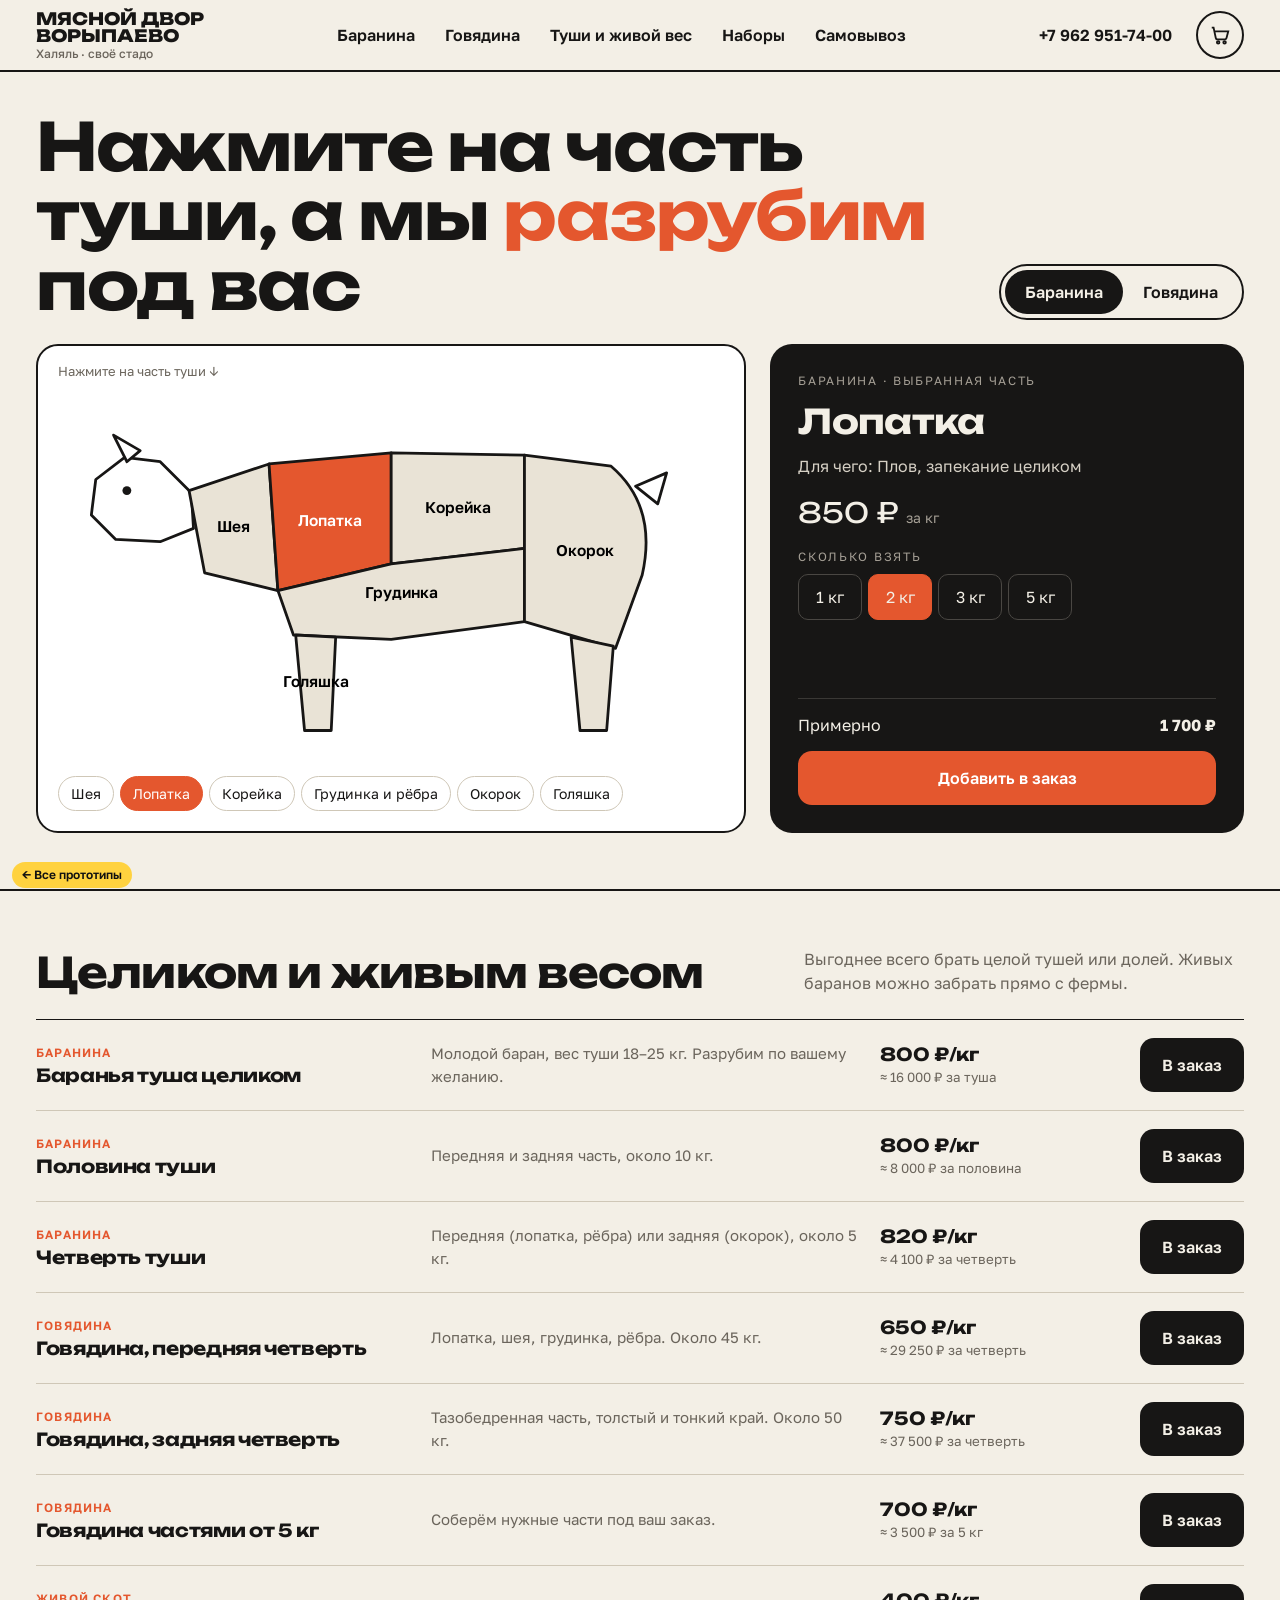
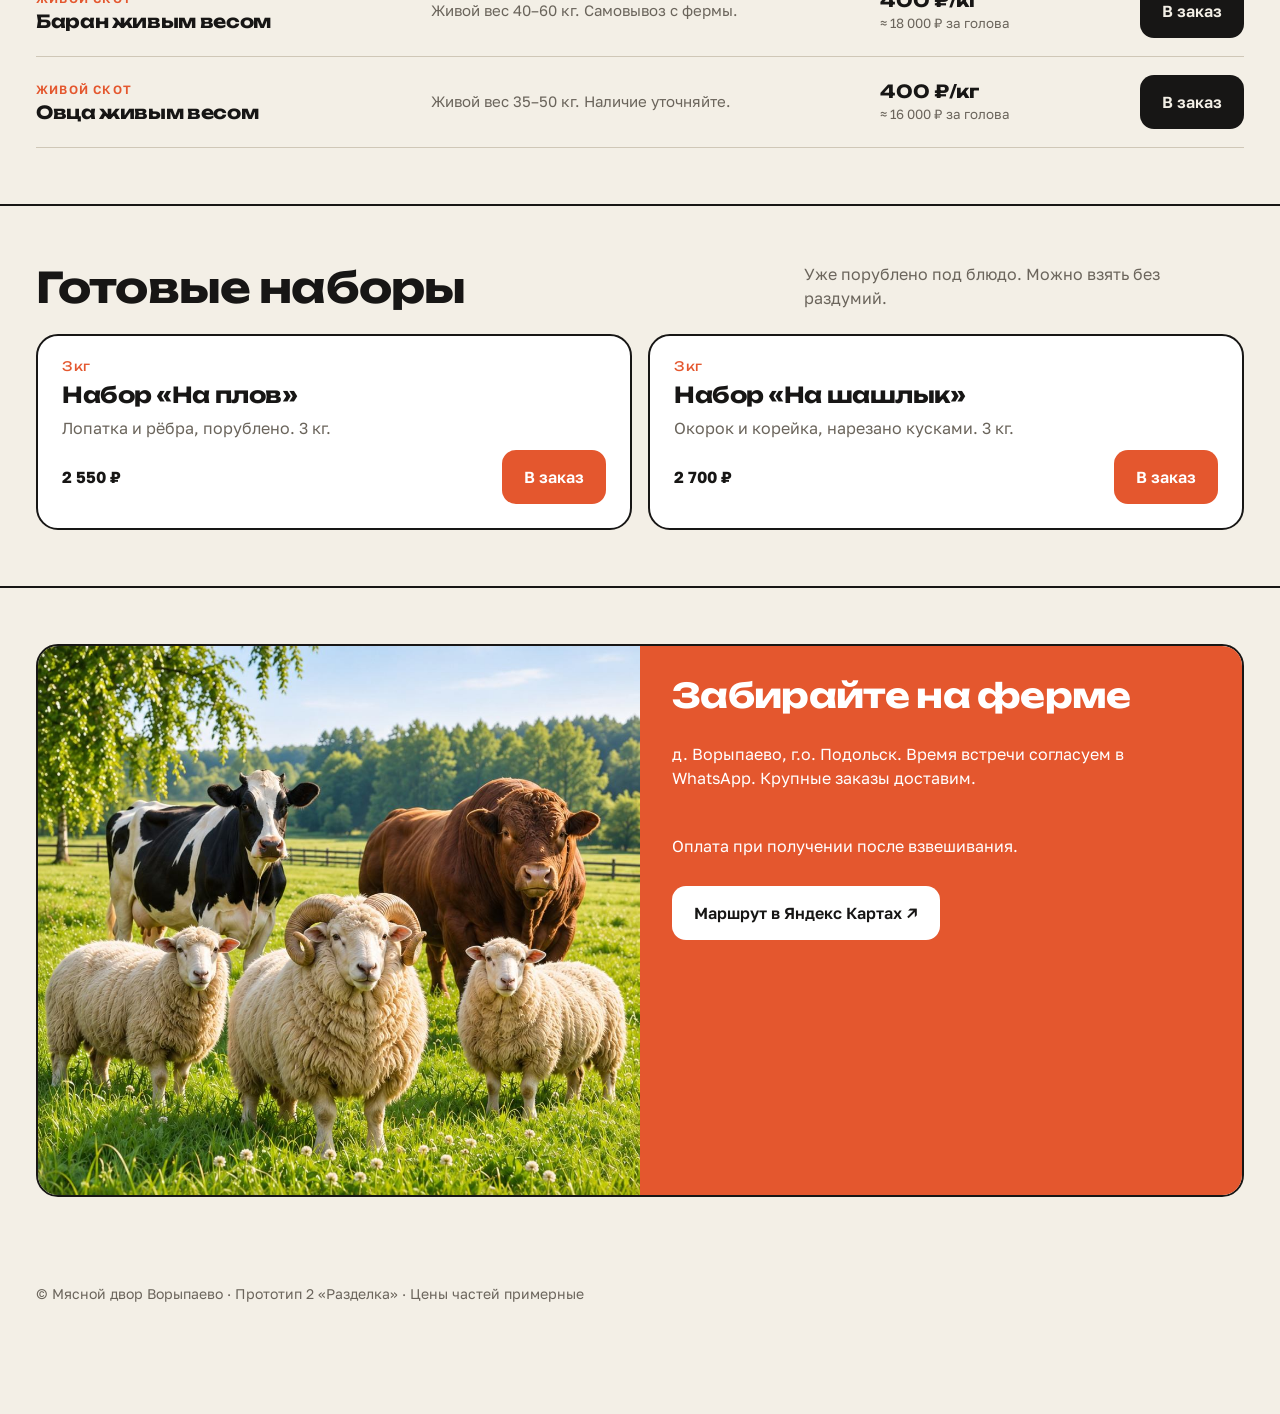
<file: prototypes/v2-razdelka/index.html>
<!doctype html>
<html lang="ru">
<head>
<meta charset="utf-8">
<meta name="viewport" content="width=device-width, initial-scale=1, viewport-fit=cover">
<title>Мясной двор Ворыпаево — прототип 2 «Разделка»</title>
<link rel="preconnect" href="https://fonts.googleapis.com">
<link rel="preconnect" href="https://fonts.gstatic.com" crossorigin>
<link href="https://fonts.googleapis.com/css2?family=Unbounded:wght@500;700;800&family=Golos+Text:wght@400;500;600&display=swap" rel="stylesheet">
<style>
  :root { --paper: #f3efe6; --paper2: #e9e3d6; --ink: #171615; --muted: #6b655c; --accent: #e4572e; --accent-soft: #f6c4b2; --line: #cfc7b7; }
  * { box-sizing: border-box; }
  html { scroll-behavior: smooth; }
  body { margin: 0; background: var(--paper); color: var(--ink); font: 16px/1.5 "Golos Text", system-ui, sans-serif; }
  body.lock { overflow: hidden; }
  a { color: inherit; }
  button { font: inherit; color: inherit; cursor: pointer; }
  .wrap { max-width: 1240px; margin: 0 auto; padding: 0 16px; }
  h1, h2, h3, .u { font-family: "Unbounded", sans-serif; letter-spacing: -.02em; margin: 0; line-height: 1.05; }

  header { border-bottom: 2px solid var(--ink); position: sticky; top: 0; background: var(--paper); z-index: 40; }
  .hrow { display: flex; align-items: center; height: 70px; gap: 24px; }
  .logo { text-decoration: none; font-family: "Unbounded"; font-weight: 800; font-size: 17px; line-height: 1; text-transform: uppercase; }
  .logo small { display: block; font-family: "Golos Text"; font-weight: 500; text-transform: none; font-size: 12px; color: var(--muted); margin-top: 4px; letter-spacing: 0; }
  .cats { display: flex; gap: 2px; flex: 1; justify-content: center; }
  .cats a { white-space: nowrap; text-decoration: none; padding: 10px 14px; font-weight: 600; border-radius: 8px; position: relative; }
  .cats a:hover { background: var(--paper2); }
  .cats a .sub { position: absolute; top: 100%; left: 0; background: var(--ink); color: var(--paper); border-radius: 10px; padding: 8px; min-width: 220px; display: none; font-weight: 400; font-size: 14px; }
  .cats a:hover .sub, .cats a:focus-within .sub { display: block; }
  .cats .sub span { display: block; padding: 8px 10px; border-radius: 6px; }
  .cats .sub span:hover { background: #2c2a28; }
  .phone { font-weight: 600; text-decoration: none; white-space: nowrap; }
  .cartb { position: relative; width: 48px; height: 48px; border-radius: 50%; border: 2px solid var(--ink); background: var(--paper); display: grid; place-items: center; }
  .cartb svg { width: 22px; }
  .cartb .n { position: absolute; top: -6px; right: -6px; background: var(--accent); color: #fff; font-size: 12px; font-weight: 700; min-width: 22px; height: 22px; border-radius: 99px; display: grid; place-items: center; padding: 0 5px; }
  .cartb .n:empty, .cartb .n[data-zero] { display: none; }
  .mcats { display: none; }
  @media (max-width: 1020px) {
    .cats, .phone { display: none; }
    .hrow { justify-content: space-between; height: 60px; }
    .mcats { display: flex; gap: 8px; overflow-x: auto; padding: 0 16px 12px; scrollbar-width: none; }
    .mcats a { flex: none; text-decoration: none; border: 2px solid var(--ink); border-radius: 99px; padding: 6px 14px; font-weight: 600; font-size: 14px; }
  }

  /* герой со схемой */
  .lab { padding: 40px 0 56px; }
  .lab-head { display: flex; justify-content: space-between; align-items: end; gap: 20px; flex-wrap: wrap; margin-bottom: 24px; }
  .lab h1 { font-size: clamp(32px, 5.4vw, 66px); max-width: 15ch; }
  .lab h1 em { font-style: normal; color: var(--accent); }
  .switch { display: inline-flex; border: 2px solid var(--ink); border-radius: 99px; padding: 4px; }
  .switch button { border: 0; background: none; padding: 10px 20px; border-radius: 99px; font-weight: 600; }
  .switch button.on { background: var(--ink); color: var(--paper); }
  .lab-grid { display: grid; grid-template-columns: 1.5fr 1fr; gap: 24px; align-items: stretch; }
  .board { background: #fff; border: 2px solid var(--ink); border-radius: 22px; padding: 20px; position: relative; }
  .board .hint { position: absolute; top: 16px; left: 20px; font-size: 13px; color: var(--muted); }
  svg.chart { width: 100%; height: auto; display: block; margin-top: 18px; }
  .chart .part { fill: var(--paper2); stroke: var(--ink); stroke-width: 2.5; stroke-linejoin: round; cursor: pointer; transition: fill .15s; }
  .chart .part:hover, .chart .part.hover { fill: var(--accent-soft); }
  .chart .part.sel { fill: var(--accent); }
  .chart .body { fill: #fff; stroke: var(--ink); stroke-width: 2.5; stroke-linejoin: round; }
  @media (max-width: 700px) { .chart text { font-size: 19px !important; } }
  .chart text { font: 600 14px "Golos Text"; pointer-events: none; text-anchor: middle; }
  .chart text.sel { fill: #fff; }
  .legend { display: flex; flex-wrap: wrap; gap: 6px; margin-top: 14px; }
  .legend button { border: 1.5px solid var(--line); background: none; border-radius: 99px; padding: 6px 12px; font-size: 14px; }
  .legend button.on { border-color: var(--accent); background: var(--accent); color: #fff; }
  .panel { background: var(--ink); color: var(--paper); border-radius: 22px; padding: 28px; display: flex; flex-direction: column; gap: 14px; }
  .panel .k { font-size: 12px; letter-spacing: .14em; text-transform: uppercase; color: #a59f95; }
  .panel h2 { font-size: 34px; }
  .panel .use { color: #d6d0c5; }
  .panel .pr { font-family: "Unbounded"; font-size: 28px; }
  .panel .pr small { font-family: "Golos Text"; font-size: 14px; color: #a59f95; }
  .chips { display: flex; gap: 6px; flex-wrap: wrap; }
  .chips button { border: 1.5px solid #4a4743; background: none; border-radius: 10px; padding: 10px 14px; min-width: 64px; }
  .chips button.on { border-color: var(--accent); background: var(--accent); }
  .panel .sum { display: flex; justify-content: space-between; border-top: 1px solid #3a3835; padding-top: 14px; margin-top: auto; }
  .btn { display: inline-flex; justify-content: center; align-items: center; gap: 8px; border: 0; padding: 15px 22px; border-radius: 14px; font-weight: 600; text-decoration: none; }
  .btn.acc { background: var(--accent); color: #fff; }
  .btn.ink { background: var(--ink); color: var(--paper); }
  .btn.out { border: 2px solid var(--ink); background: none; }
  @media (max-width: 900px) { .lab-grid { grid-template-columns: 1fr; } .board .hint { position: static; display: block; } }

  section.block { padding: 56px 0; border-top: 2px solid var(--ink); }
  .bh { display: flex; justify-content: space-between; align-items: end; flex-wrap: wrap; gap: 12px; margin-bottom: 24px; }
  .bh h2 { font-size: clamp(26px, 3.6vw, 42px); }
  .bh p { color: var(--muted); max-width: 44ch; margin: 0; }
  .rows { border-top: 1.5px solid var(--ink); scroll-margin-top: 140px; }
  .row { display: grid; grid-template-columns: 1.4fr 1.6fr .9fr auto; gap: 16px; align-items: center; padding: 18px 0; border-bottom: 1.5px solid var(--line); }
  .row h3 { font-size: 18px; }
  .row .k { font-size: 12px; text-transform: uppercase; letter-spacing: .1em; color: var(--accent); font-weight: 600; margin-bottom: 4px; }
  .row p { color: var(--muted); margin: 0; font-size: 15px; }
  .row .p b { font-family: "Unbounded"; font-size: 18px; }
  .row .p small { display: block; color: var(--muted); }
  @media (max-width: 760px) { .row { grid-template-columns: 1fr auto; } .row p { grid-column: 1 / -1; grid-row: 2; } .row .btn { grid-column: 1 / -1; } }
  .sets { display: grid; grid-template-columns: repeat(auto-fit, minmax(260px, 1fr)); gap: 16px; }
  .set { border: 2px solid var(--ink); border-radius: 22px; padding: 24px; display: flex; flex-direction: column; gap: 10px; background: #fff; }
  .set h3 { font-size: 22px; }
  .set p { color: var(--muted); margin: 0; }
  .visit { display: grid; grid-template-columns: 1fr 1fr; gap: 0; border: 2px solid var(--ink); border-radius: 22px; overflow: hidden; }
  .visit img { width: 100%; height: 100%; object-fit: cover; min-height: 300px; }
  .visit div { padding: 32px; display: flex; flex-direction: column; gap: 12px; background: var(--accent); color: #fff; }
  .visit h2 { font-size: 34px; }
  .visit .btn { background: #fff; color: var(--ink); align-self: start; }
  @media (max-width: 760px) { .visit { grid-template-columns: 1fr; } }
  footer { padding: 30px 0 110px; font-size: 14px; color: var(--muted); }

  /* корзина: окно по центру на ПК, отдельный экран на телефоне */
  .modal { position: fixed; inset: 0; z-index: 80; background: rgba(23,22,21,.55); display: none; align-items: center; justify-content: center; padding: 20px; }
  .modal.open { display: flex; }
  .sheet { background: var(--paper); border: 2px solid var(--ink); border-radius: 24px; width: 100%; max-width: 620px; max-height: 90vh; display: flex; flex-direction: column; overflow: hidden; }
  @media (max-width: 700px) { .modal { padding: 0; } .sheet { max-width: none; max-height: none; height: 100dvh; border: 0; border-radius: 0; } }
  .sh { display: flex; justify-content: space-between; align-items: center; padding: 18px 22px; border-bottom: 2px solid var(--ink); }
  .sh h2 { font-size: 22px; }
  .close { width: 44px; height: 44px; border-radius: 50%; border: 2px solid var(--ink); background: none; font-size: 20px; }
  .sb { overflow: auto; padding: 6px 22px 22px; flex: 1; }
  .ci { display: grid; grid-template-columns: 1fr auto auto; gap: 14px; align-items: center; padding: 14px 0; border-bottom: 1.5px solid var(--line); }
  .ci small { display: block; color: var(--muted); }
  .qty { display: flex; align-items: center; border: 1.5px solid var(--ink); border-radius: 10px; }
  .qty button { border: 0; background: none; width: 34px; height: 38px; }
  .ci .s { font-weight: 600; min-width: 90px; text-align: right; }
  .co { display: grid; gap: 12px; margin-top: 18px; }
  .co .two { display: grid; grid-template-columns: 1fr 1fr; gap: 10px; }
  .co label { display: grid; gap: 6px; font-size: 13px; color: var(--muted); }
  .co input, .co textarea { border: 1.5px solid var(--ink); border-radius: 10px; padding: 12px; font: inherit; background: #fff; color: var(--ink); }
  .co .radio { display: flex; gap: 8px; }
  .co .radio label { flex: 1; display: block; }
  .co .radio input { position: absolute; opacity: 0; }
  .co .radio span { display: block; padding: 11px; border: 1.5px solid var(--ink); border-radius: 10px; text-align: center; color: var(--ink); font-size: 15px; }
  .co .radio input:checked + span { background: var(--ink); color: var(--paper); }
  .sf { padding: 16px 22px calc(16px + env(safe-area-inset-bottom)); border-top: 2px solid var(--ink); display: flex; gap: 12px; align-items: center; justify-content: space-between; flex-wrap: wrap; }
  .sf b { font-family: "Unbounded"; font-size: 22px; display: block; }
  .sf small { color: var(--muted); }
  .wa { background: #25d366; color: #082d16; }
  .fab { display: none; position: fixed; right: 16px; bottom: calc(16px + env(safe-area-inset-bottom)); z-index: 50; background: var(--ink); color: var(--paper); border: 0; border-radius: 99px; padding: 14px 20px; font-weight: 600; box-shadow: 0 10px 30px rgba(0,0,0,.25); }
  .fab.show { display: flex; gap: 10px; }
  .fab span { color: var(--accent); }
  .empty { padding: 50px 0; text-align: center; color: var(--muted); }
  .proto { position: fixed; bottom: 12px; left: 12px; z-index: 100; background: #ffd23f; color: #111; font-size: 12px; padding: 4px 10px; border-radius: 999px; text-decoration: none; font-weight: 600; }
  @media (max-width: 900px) { .proto { bottom: auto; top: 118px; left: auto; right: 8px; } }
  body.lock .proto { display: none; }
</style>
</head>
<body>
<a class="proto" href="../">← Все прототипы</a>

<header>
  <div class="wrap hrow">
    <a class="logo" href="#">Мясной двор<br>Ворыпаево<small>Халяль · своё стадо</small></a>
    <nav class="cats">
      <a href="#lab" data-animal="lamb">Баранина<span class="sub"><span>Части туши (схема)</span><span>Целиком, ½, ¼</span></span></a>
      <a href="#lab" data-animal="beef">Говядина<span class="sub"><span>Части туши (схема)</span><span>Четверти</span></span></a>
      <a href="#whole">Туши и живой вес</a>
      <a href="#sets">Наборы</a>
      <a href="#visit">Самовывоз</a>
    </nav>
    <a class="phone" href="tel:+79629517400">+7 962 951-74-00</a>
    <button class="cartb" data-open aria-label="Корзина">
      <svg viewBox="0 0 24 24" fill="none" stroke="currentColor" stroke-width="2"><path d="M3 4h2l2.4 11.2a2 2 0 0 0 2 1.6h7.7a2 2 0 0 0 2-1.5L21 8H6"/><circle cx="10" cy="20" r="1.4"/><circle cx="17" cy="20" r="1.4"/></svg>
      <span class="n" data-count></span>
    </button>
  </div>
  <nav class="mcats">
    <a href="#lab" data-animal="lamb">Баранина</a>
    <a href="#lab" data-animal="beef">Говядина</a>
    <a href="#whole">Целиком</a>
    <a href="#whole">Живой вес</a>
    <a href="#sets">Наборы</a>
    <a href="#visit">Самовывоз</a>
  </nav>
</header>

<section class="lab" id="lab"><div class="wrap">
  <div class="lab-head">
    <h1>Нажмите на часть туши, а мы <em>разрубим</em> под вас</h1>
    <div class="switch" id="switch"><button data-a="lamb" class="on">Баранина</button><button data-a="beef">Говядина</button></div>
  </div>
  <div class="lab-grid">
    <div class="board">
      <span class="hint">Нажмите на часть туши ↓</span>
      <svg class="chart" id="chart" viewBox="0 0 600 340"></svg>
      <div class="legend" id="legend"></div>
    </div>
    <aside class="panel" id="panel"></aside>
  </div>
</div></section>

<section class="block" id="whole"><div class="wrap">
  <div class="bh"><h2>Целиком и живым весом</h2><p>Выгоднее всего брать целой тушей или долей. Живых баранов можно забрать прямо с фермы.</p></div>
  <div class="rows" id="rows"></div>
</div></section>

<section class="block" id="sets"><div class="wrap">
  <div class="bh"><h2>Готовые наборы</h2><p>Уже порублено под блюдо. Можно взять без раздумий.</p></div>
  <div class="sets" id="setlist"></div>
</div></section>

<section class="block" id="visit"><div class="wrap">
  <div class="visit">
    <img src="../assets/pasture.jpg" alt="Стадо на пастбище">
    <div>
      <h2>Забирайте на ферме</h2>
      <p>д. Ворыпаево, г.о. Подольск. Время встречи согласуем в WhatsApp. Крупные заказы доставим.</p>
      <p>Оплата при получении после взвешивания.</p>
      <a class="btn" target="_blank" rel="noopener" href="https://yandex.ru/maps/?pt=37.6631334,55.4796061&z=15&l=map">Маршрут в Яндекс Картах ↗</a>
    </div>
  </div>
</div></section>

<footer><div class="wrap">© Мясной двор Ворыпаево · Прототип 2 «Разделка» · Цены частей примерные</div></footer>

<button class="fab" id="fab" data-open>Корзина <span data-total></span></button>

<div class="modal" id="modal" role="dialog" aria-label="Корзина">
  <div class="sheet">
    <div class="sh"><h2>Ваш заказ</h2><button class="close" data-close>×</button></div>
    <div class="sb" id="sb"></div>
    <div class="sf" id="sf"></div>
  </div>
</div>

<script src="../shared/data.js"></script>
<script src="../shared/cart.js"></script>
<script>
const { rub, kg } = Cart;
const cart = Cart.createCart("proto-v2");
const $ = (s) => document.querySelector(s);
const $$ = (s) => [...document.querySelectorAll(s)];
const NAMES = { lamb: "Баранина", beef: "Говядина" };

// Схемы: упрощённые «мясницкие» силуэты.
const SHAPES = {
  lamb: {
    body: `<path class="body" d="M120 98 L92 70 L60 66 L34 86 L30 118 L52 140 L92 142 L122 130 Z"/><path class="body" d="M62 70 L50 46 L74 60 Z"/><circle cx="62" cy="96" r="4" fill="#171615"/><path class="body" d="M520 92 L548 80 L540 108 Z"/>`,
    parts: {
      neck: ["M118 96 L190 72 L198 186 L132 170 Z"],
      shoulder: ["M190 72 L300 62 L300 162 L198 186 Z"],
      rack: ["M300 62 L420 64 L420 148 L300 162 Z"],
      breast: ["M198 186 L300 162 L420 148 L420 214 L300 230 L212 226 Z"],
      leg: ["M420 64 L498 74 Q540 110 526 172 L502 238 L420 214 Z"],
      shank: ["M214 226 L250 228 L246 312 L222 312 Z", "M462 228 L500 236 L494 312 L470 312 Z"],
    },
  },
  beef: {
    body: `<path class="body" d="M146 86 L96 72 L54 92 L42 140 L66 168 L118 164 L146 152 Z"/><path class="body" d="M92 74 L80 44 L110 70 Z"/><circle cx="76" cy="112" r="4" fill="#171615"/><path class="body" d="M548 92 L566 96 L572 196 L560 198 L556 112 Z"/>`,
    parts: {
      neck: ["M144 86 L200 70 L206 190 L148 176 Z"],
      shoulder: ["M200 70 L290 62 L290 152 L206 190 Z"],
      rack: ["M290 62 L378 60 L378 142 L290 152 Z"],
      loin: ["M378 60 L462 62 L462 136 L378 142 Z"],
      breast: ["M206 190 L290 152 L462 136 L462 226 L300 234 L216 232 Z"],
      leg: ["M462 62 L524 70 Q558 100 548 162 L524 238 L462 226 Z"],
      shank: ["M220 232 L258 234 L254 318 L226 318 Z", "M482 230 L520 238 L514 318 L488 318 Z"],
    },
  },
};

const st = { animal: "lamb", cut: "shoulder", w: 2 };
const WEIGHTS = [1, 2, 3, 5];

function drawChart() {
  const s = SHAPES[st.animal];
  const parts = Object.entries(s.parts).map(([id, ds]) => ds.map((d) => `<path class="part ${id === st.cut ? "sel" : ""}" data-cut="${id}" d="${d}"/>`).join("")).join("");
  $("#chart").innerHTML = s.body + parts + `<g id="labels"></g>`;
  // подписи по центру первой фигуры каждой части
  const lbl = CUTS[st.animal].map((c) => {
    const el = $(`#chart [data-cut="${c.id}"]`); const b = el.getBBox();
    return `<text class="${c.id === st.cut ? "sel" : ""}" x="${b.x + b.width / 2}" y="${b.y + b.height / 2 + 4}">${c.title.split(" ")[0]}</text>`;
  }).join("");
  $("#labels").innerHTML = lbl;
  $("#legend").innerHTML = CUTS[st.animal].map((c) => `<button data-cut="${c.id}" class="${c.id === st.cut ? "on" : ""}">${c.title}</button>`).join("");
  drawPanel();
}
function drawPanel() {
  const c = CUTS[st.animal].find((x) => x.id === st.cut);
  $("#panel").innerHTML = `
    <span class="k">${NAMES[st.animal]} · выбранная часть</span>
    <h2>${c.title}</h2>
    <div class="use">Для чего: ${c.use}</div>
    <div class="pr">${rub(c.pricePerKg)} <small>за кг</small></div>
    <div><div class="k" style="margin-bottom:8px">Сколько взять</div>
      <div class="chips">${WEIGHTS.map((w) => `<button data-w="${w}" class="${w === st.w ? "on" : ""}">${w} кг</button>`).join("")}</div></div>
    <div class="sum"><span>Примерно</span><b>${rub(c.pricePerKg * st.w)}</b></div>
    <button class="btn acc" id="addcut">Добавить в заказ</button>`;
}
function setAnimal(a) {
  st.animal = a; st.cut = "shoulder";
  $$("#switch button").forEach((b) => b.classList.toggle("on", b.dataset.a === a));
  drawChart();
}
$("#switch").onclick = (e) => { const b = e.target.closest("button"); if (b) setAnimal(b.dataset.a); };
$$("[data-animal]").forEach((a) => a.addEventListener("click", () => setAnimal(a.dataset.animal)));
$("#chart").onclick = $("#legend").onclick = (e) => { const p = e.target.closest("[data-cut]"); if (p) { st.cut = p.dataset.cut; drawChart(); } };
$("#chart").onmouseover = (e) => { const p = e.target.closest("[data-cut]"); $$("#chart .part").forEach((x) => x.classList.toggle("hover", p && x.dataset.cut === p.dataset.cut)); };
$("#panel").onclick = (e) => {
  const b = e.target.closest("button"); if (!b) return;
  if (b.dataset.w) { st.w = Number(b.dataset.w); drawPanel(); }
  if (b.id === "addcut") {
    const c = CUTS[st.animal].find((x) => x.id === st.cut);
    cart.add({ key: `cut-${st.animal}-${c.id}-${st.w}`, title: `${NAMES[st.animal]}: ${c.title}`, pricePerKg: c.pricePerKg, approxKg: st.w, unit: `${st.w} кг` });
    b.textContent = "✓ Добавлено"; setTimeout(drawPanel, 900);
  }
};
drawChart();

// целиком/живой вес и наборы
const whole = PRODUCTS.filter((p) => p.cat !== "sets");
$("#rows").innerHTML = whole.map((p) => `<div class="row">
  <div><div class="k">${CATEGORIES.find((c) => c.id === p.cat).title}</div><h3>${p.title}</h3></div>
  <p>${p.short}</p>
  <div class="p"><b>${rub(p.pricePerKg)}/кг</b><small>≈ ${rub(p.pricePerKg * p.approxKg)} за ${p.unit}</small></div>
  <button class="btn ink" data-add="${p.id}">В заказ</button></div>`).join("");
$("#setlist").innerHTML = PRODUCTS.filter((p) => p.cat === "sets").map((p) => `<div class="set">
  <span class="u" style="font-size:13px;color:var(--accent)">${p.approxKg} кг</span><h3>${p.title}</h3><p>${p.short}</p>
  <div style="display:flex;justify-content:space-between;align-items:center;margin-top:auto"><b>${rub(p.pricePerKg * p.approxKg)}</b><button class="btn acc" data-add="${p.id}">В заказ</button></div></div>`).join("");
document.addEventListener("click", (e) => {
  const a = e.target.closest("[data-add]");
  if (a) { const p = PRODUCTS.find((x) => x.id === a.dataset.add); cart.add({ key: p.id, title: p.title, pricePerKg: p.pricePerKg, approxKg: p.approxKg, unit: p.unit }); a.textContent = "✓ В заказе"; setTimeout(() => (a.textContent = "В заказ"), 1000); }
  if (e.target.closest("[data-open]")) { $("#modal").classList.add("open"); document.body.classList.add("lock"); }
  if (e.target.closest("[data-close]") || e.target.id === "modal") { $("#modal").classList.remove("open"); document.body.classList.remove("lock"); }
});
document.addEventListener("keydown", (e) => { if (e.key === "Escape") { $("#modal").classList.remove("open"); document.body.classList.remove("lock"); } });

// корзина
let formHTML = null;
cart.subscribe((c) => {
  const n = $("[data-count]"); n.textContent = c.count || "";
  $$("[data-total]").forEach((el) => (el.textContent = "≈ " + rub(c.total)));
  $("#fab").classList.toggle("show", c.count > 0 && innerWidth < 1020);
  const form = $("#sb form");
  const vals = form ? Object.fromEntries(new FormData(form)) : null;
  $("#sb").innerHTML = c.items.length ? c.items.map((i) => `<div class="ci">
      <div>${i.title}<small>${i.unit} · ${rub(i.pricePerKg)}/кг</small></div>
      <div class="qty"><button data-q="${i.key}|-1">−</button><span>${i.qty}</span><button data-q="${i.key}|1">+</button></div>
      <div class="s">≈ ${rub(c.lineTotal(i))}</div></div>`).join("") + `
    <form class="co" id="co">
      <div class="radio"><label><input type="radio" name="d" value="Самовывоз из Ворыпаево" checked><span>Самовывоз</span></label><label><input type="radio" name="d" value="Доставка (обсудить)"><span>Доставка</span></label></div>
      <div class="two"><label>Имя<input name="name" placeholder="Как к вам обращаться"></label><label>Дата<input type="date" name="date"></label></div>
      <label>Как разрубить, пожелания<textarea name="comment" rows="2" placeholder="Например: рёбра порубить по 5 см"></textarea></label>
    </form>` : `<div class="empty">Пока пусто. Выберите часть на схеме.<br><br><button class="btn out" data-close>К схеме</button></div>`;
  if (vals) { const f = $("#sb form"); if (f) for (const [k, v] of Object.entries(vals)) { const el = f.elements[k]; if (el && el.type !== "radio") el.value = v; else if (el) f.querySelector(`[name="${k}"][value="${v}"]`).checked = true; } }
  $("#sf").innerHTML = c.items.length ? `<div><small>Примерно, точно после взвешивания</small><b>≈ ${rub(c.total)}</b></div><button class="btn wa" id="send">Отправить в WhatsApp</button>` : "";
});
$("#sb").onclick = (e) => { const b = e.target.closest("[data-q]"); if (!b) return; const [k, d] = b.dataset.q.split("|"); const it = cart.items.find((i) => i.key === k); cart.setQty(k, it.qty + Number(d)); };
$("#sf").onclick = (e) => {
  if (e.target.id !== "send") return;
  const f = Object.fromEntries(new FormData($("#co")));
  window.open(cart.whatsappUrl({ name: f.name, delivery: f.d, date: f.date, comment: f.comment }), "_blank");
};
addEventListener("resize", () => $("#fab").classList.toggle("show", cart.count > 0 && innerWidth < 1020));
</script>
</body>
</html>
</file>
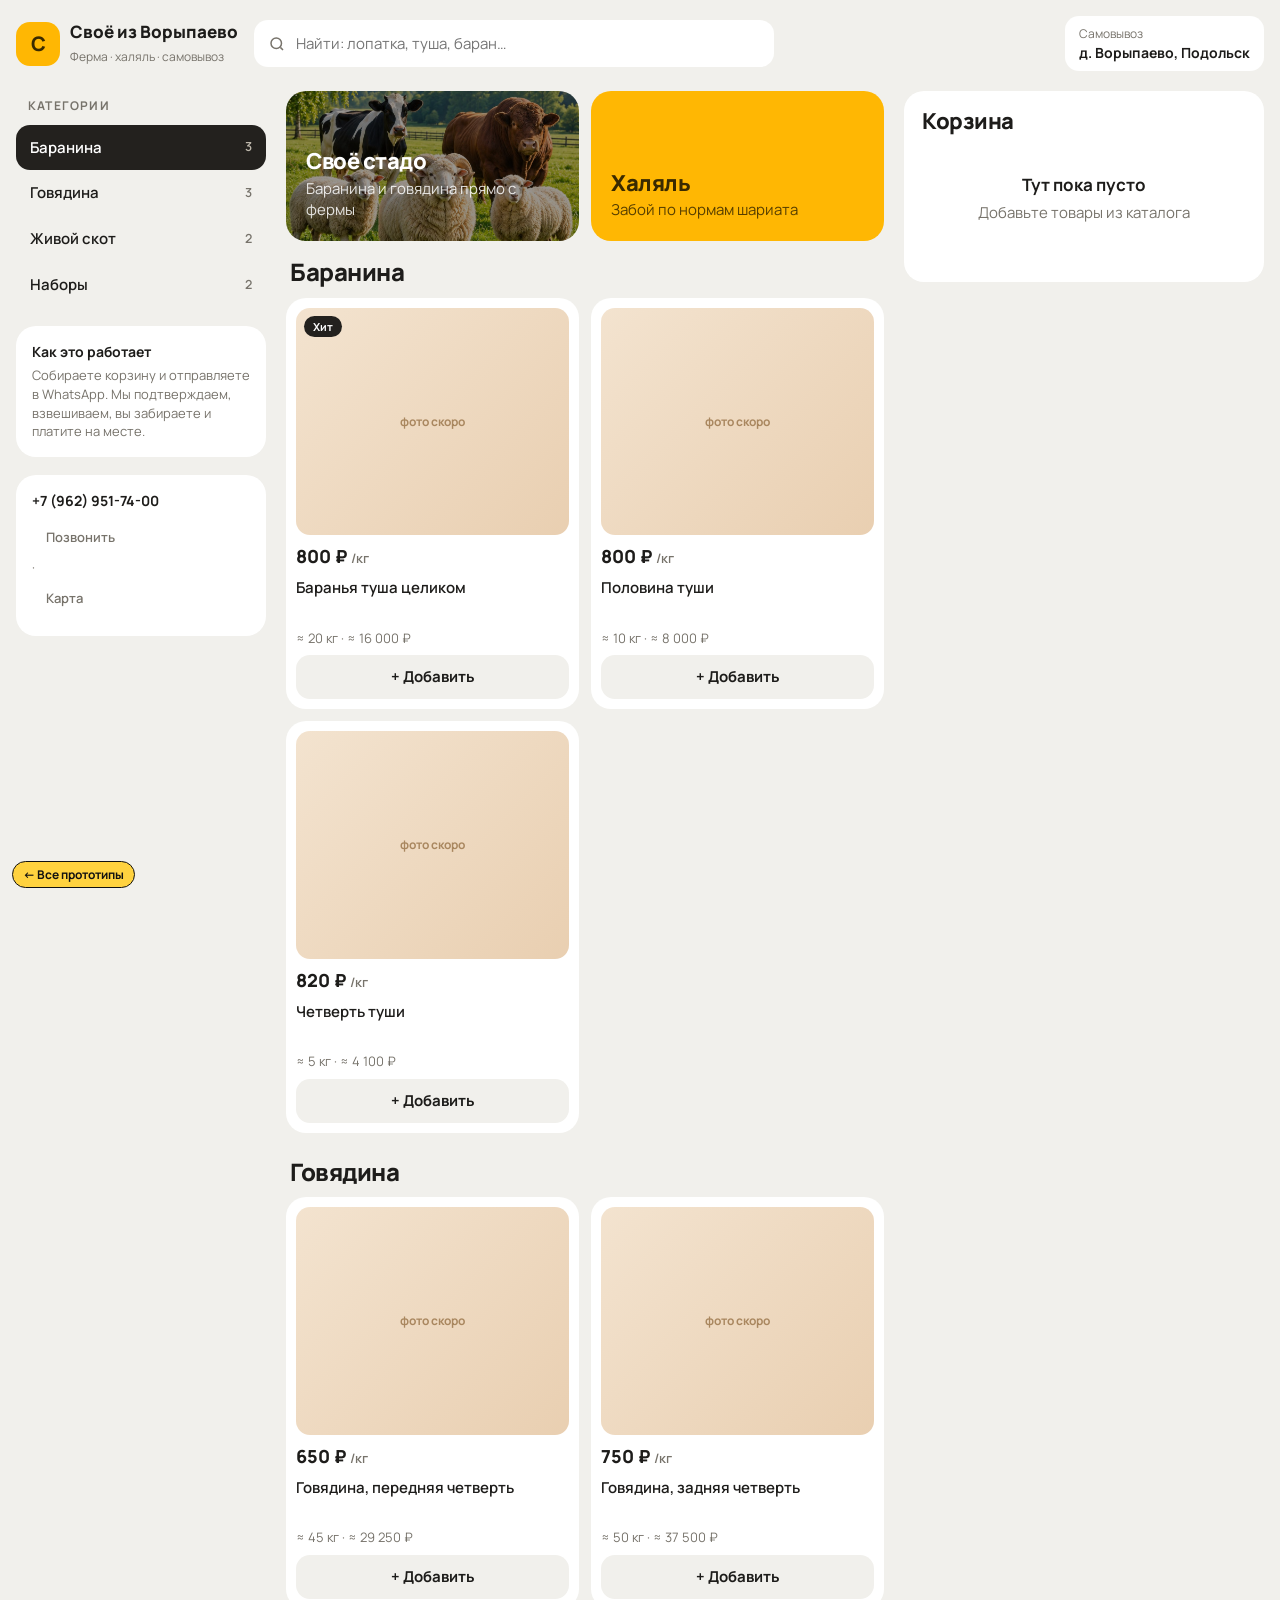
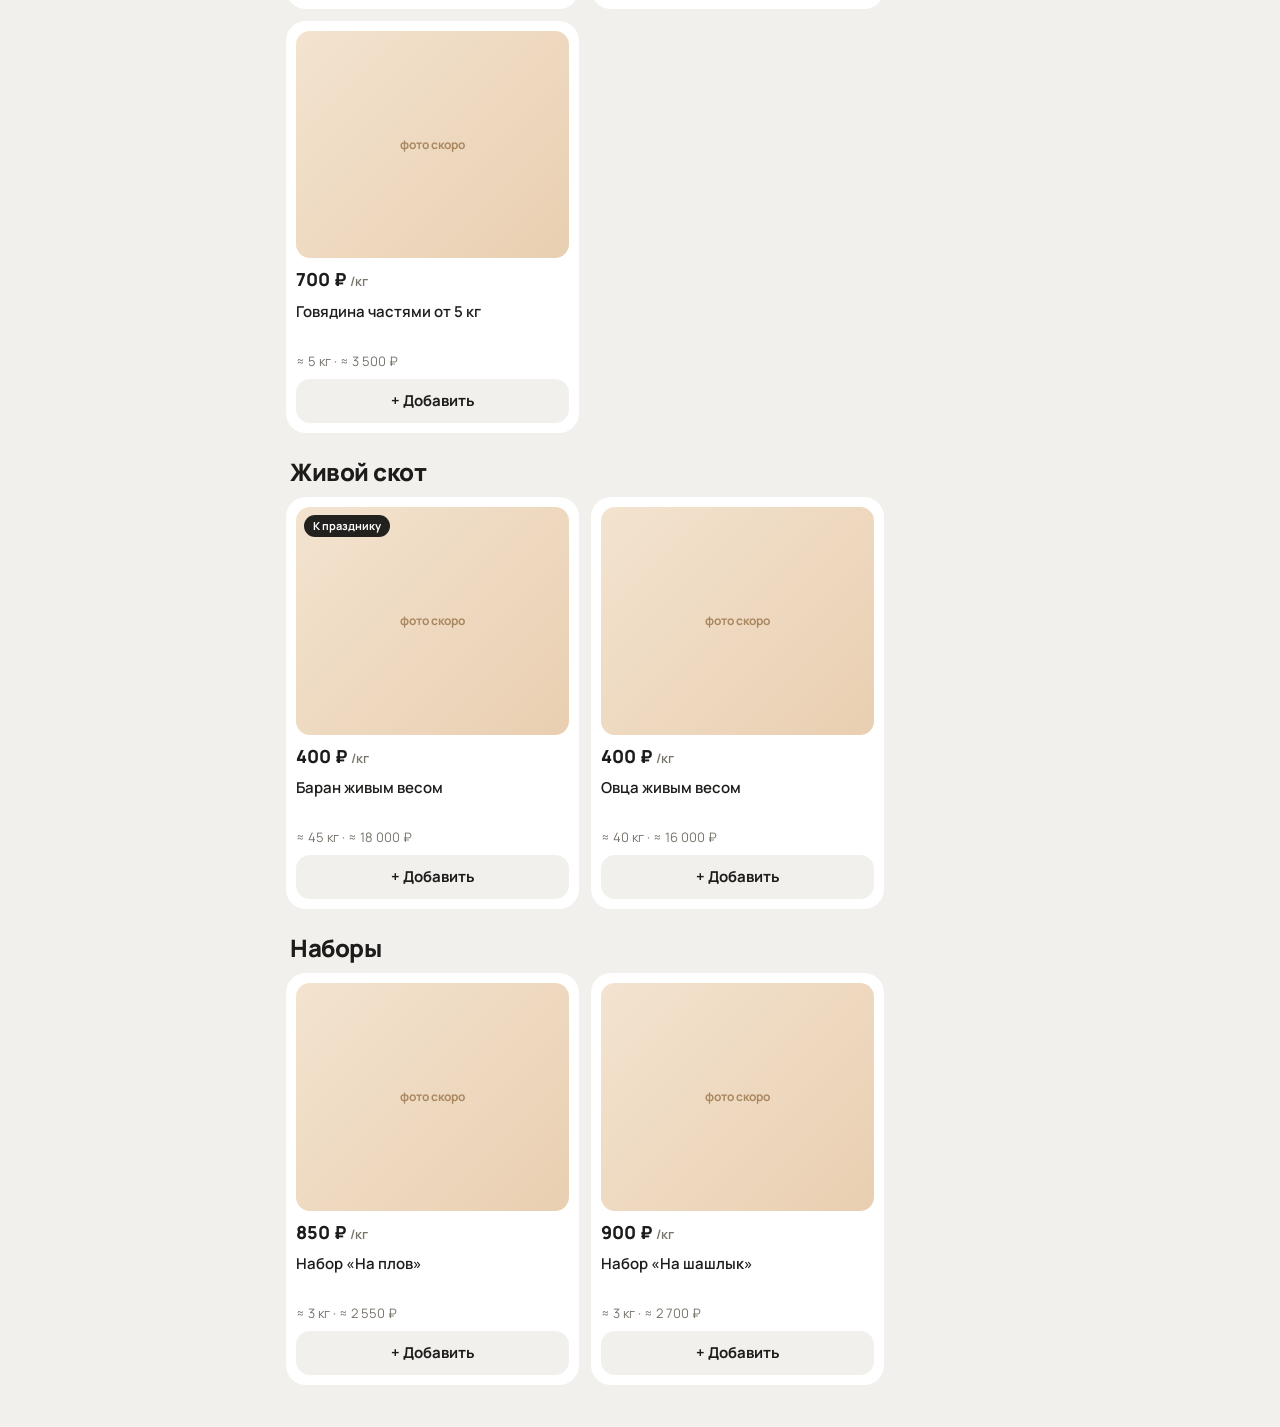
<file: prototypes/v3-app/index.html>
<!doctype html>
<html lang="ru">
<head>
<meta charset="utf-8">
<meta name="viewport" content="width=device-width, initial-scale=1, viewport-fit=cover">
<title>Своё из Ворыпаево — прототип 3 «Как приложение»</title>
<link rel="preconnect" href="https://fonts.googleapis.com">
<link rel="preconnect" href="https://fonts.gstatic.com" crossorigin>
<link href="https://fonts.googleapis.com/css2?family=Manrope:wght@400;500;600;700;800&display=swap" rel="stylesheet">
<style>
  :root { --bg: #f1f0ec; --card: #fff; --ink: #1d1c1a; --muted: #77736b; --line: #e5e2db; --acc: #ffb703; --acc-ink: #3a2a00; --dark: #23211e; --r: 20px; }
  * { box-sizing: border-box; -webkit-tap-highlight-color: transparent; }
  body { margin: 0; background: var(--bg); color: var(--ink); font: 15px/1.45 "Manrope", system-ui, sans-serif; }
  body.lock { overflow: hidden; }
  button { font: inherit; color: inherit; cursor: pointer; border: 0; background: none; }
  a { color: inherit; }
  h1, h2, h3 { margin: 0; font-weight: 800; letter-spacing: -.02em; line-height: 1.1; }

  .app { max-width: 1320px; margin: 0 auto; display: grid; grid-template-columns: 250px 1fr 360px; gap: 20px; padding: 16px; align-items: start; }
  /* шапка */
  .top { grid-column: 1 / -1; display: flex; align-items: center; gap: 16px; }
  .brand { display: flex; align-items: center; gap: 10px; text-decoration: none; }
  .mark { width: 44px; height: 44px; border-radius: 14px; background: var(--acc); display: grid; place-items: center; font-weight: 800; font-size: 20px; color: var(--acc-ink); }
  .brand b { display: block; font-size: 17px; font-weight: 800; }
  .brand small { color: var(--muted); font-size: 12px; }
  .search { flex: 1; max-width: 520px; position: relative; }
  .search input { width: 100%; border: 0; background: var(--card); border-radius: 14px; padding: 13px 16px 13px 42px; font: inherit; color: var(--ink); }
  .search svg { position: absolute; left: 14px; top: 50%; transform: translateY(-50%); width: 18px; color: var(--muted); }
  .pickup { margin-left: auto; background: var(--card); border-radius: 14px; padding: 8px 14px; font-size: 13px; }
  .pickup b { display: block; font-size: 14px; }

  /* боковое меню категорий */
  .side { position: sticky; top: 16px; display: flex; flex-direction: column; gap: 4px; }
  .side .ttl { font-size: 12px; text-transform: uppercase; letter-spacing: .1em; color: var(--muted); font-weight: 700; padding: 6px 12px; }
  .side a { display: flex; justify-content: space-between; align-items: center; padding: 12px 14px; border-radius: 14px; text-decoration: none; font-weight: 600; }
  .side a small { color: var(--muted); font-weight: 600; }
  .side a:hover { background: #e8e6e0; }
  .side a.on { background: var(--dark); color: #fff; }
  .side a.on small { color: #bdb7ab; }
  .side .info { margin-top: 14px; background: var(--card); border-radius: var(--r); padding: 16px; font-size: 13px; color: var(--muted); }
  .side .info b { color: var(--ink); display: block; font-size: 14px; margin-bottom: 4px; }

  /* центр */
  main { min-width: 0; }
  .promo { display: grid; grid-auto-flow: column; grid-auto-columns: 78%; gap: 12px; overflow-x: auto; scroll-snap-type: x mandatory; scrollbar-width: none; margin-bottom: 18px; }
  .promo::-webkit-scrollbar { display: none; }
  .promo > div { scroll-snap-align: start; border-radius: var(--r); padding: 20px; min-height: 150px; display: flex; flex-direction: column; justify-content: flex-end; position: relative; overflow: hidden; }
  .promo .p1 { color: #fff; }
  .promo .p1 img { position: absolute; inset: 0; width: 100%; height: 100%; object-fit: cover; filter: brightness(.6); z-index: 0; }
  .promo .p1 * { position: relative; }
  .promo .p2 { background: var(--acc); color: var(--acc-ink); }
  .promo .p3 { background: var(--dark); color: #fff; }
  .promo h3 { font-size: 22px; }
  .promo p { margin: 4px 0 0; opacity: .85; }
  @media (min-width: 1100px) { .promo { grid-auto-columns: calc(50% - 6px); } }
  .chips { display: none; }
  .sect { scroll-margin-top: 80px; margin-bottom: 26px; }
  .sect h2 { font-size: 24px; margin: 8px 4px 12px; }
  .list { display: grid; grid-template-columns: repeat(auto-fill, minmax(220px, 1fr)); gap: 12px; }
  .item { background: var(--card); border-radius: var(--r); padding: 10px; display: flex; flex-direction: column; gap: 8px; cursor: pointer; }
  .thumb { aspect-ratio: 1.2; border-radius: 14px; background: linear-gradient(135deg, #f3e3cf, #e9cfb1); display: grid; place-items: center; color: #a9875f; font-size: 12px; font-weight: 700; position: relative; }
  .thumb .b { position: absolute; top: 8px; left: 8px; background: var(--dark); color: #fff; font-size: 11px; border-radius: 99px; padding: 3px 9px; }
  .item .pr { font-weight: 800; font-size: 18px; }
  .item .pr small { font-weight: 600; color: var(--muted); font-size: 13px; }
  .item .nm { font-weight: 600; min-height: 2.9em; }
  .item .wt { color: var(--muted); font-size: 13px; }
  .add { background: var(--bg); border-radius: 14px; padding: 11px; font-weight: 700; display: flex; justify-content: center; }
  .add:hover { background: var(--acc); }
  .stp { display: flex; justify-content: space-between; align-items: center; background: var(--acc); border-radius: 14px; }
  .stp button { width: 44px; height: 42px; font-size: 20px; font-weight: 700; }
  .stp span { font-weight: 800; }
  .empty-s { padding: 40px; text-align: center; color: var(--muted); }

  /* корзина справа */
  .cartcol { position: sticky; top: 16px; background: var(--card); border-radius: var(--r); padding: 18px; display: flex; flex-direction: column; max-height: calc(100vh - 32px); }
  .cartcol h2 { font-size: 22px; display: flex; justify-content: space-between; align-items: baseline; }
  .cartcol h2 button { font-size: 13px; color: var(--muted); font-weight: 600; }
  .clist { overflow: auto; margin: 10px -4px; padding: 0 4px; flex: 1; }
  .cl { display: grid; grid-template-columns: 1fr auto; gap: 4px 10px; padding: 12px 0; border-bottom: 1px solid var(--line); }
  .cl small { color: var(--muted); }
  .cl .mini { display: flex; align-items: center; background: var(--bg); border-radius: 10px; grid-row: span 2; align-self: center; }
  .cl .mini button { width: 30px; height: 34px; font-weight: 700; }
  .cl .mini span { min-width: 16px; text-align: center; font-weight: 700; }
  .order { display: grid; gap: 8px; margin-top: 8px; }
  .seg { display: grid; grid-template-columns: 1fr 1fr; background: var(--bg); border-radius: 14px; padding: 4px; }
  .seg button { padding: 9px; border-radius: 11px; font-weight: 700; font-size: 14px; }
  .seg button.on { background: var(--card); box-shadow: 0 1px 4px rgba(0,0,0,.08); }
  .order input { border: 0; background: var(--bg); border-radius: 12px; padding: 12px; font: inherit; color: var(--ink); width: 100%; }
  .row2 { display: grid; grid-template-columns: 1fr 1fr; gap: 8px; }
  .total { display: flex; justify-content: space-between; align-items: baseline; margin-top: 6px; }
  .total b { font-size: 22px; font-weight: 800; }
  .muted { color: var(--muted); font-size: 12px; }
  .send { background: #25d366; color: #052e15; border-radius: 16px; padding: 15px; font-weight: 800; font-size: 16px; }
  .cempty { padding: 40px 10px; text-align: center; color: var(--muted); }
  .cempty b { display: block; color: var(--ink); font-size: 17px; margin-bottom: 4px; }

  /* нижняя навигация (телефон) */
  .tabbar { display: none; }
  @media (max-width: 1020px) {
    .app { grid-template-columns: 1fr; padding: 12px 12px 100px; gap: 12px; }
    .side, .pickup { display: none; }
    .top { flex-wrap: wrap; }
    .search { order: 3; flex-basis: 100%; max-width: none; }
    .chips { display: flex; gap: 6px; overflow-x: auto; position: sticky; top: 0; z-index: 20; background: var(--bg); padding: 8px 0; margin: 0 -12px 8px; padding-left: 12px; padding-right: 12px; scrollbar-width: none; }
    .chips::-webkit-scrollbar { display: none; }
    .chips a { flex: none; background: var(--card); border-radius: 99px; padding: 9px 16px; text-decoration: none; font-weight: 700; font-size: 14px; }
    .chips a.on { background: var(--dark); color: #fff; }
    .list { grid-template-columns: 1fr 1fr; gap: 10px; }
    .item .nm { font-size: 14px; }
    .cartcol { display: none; position: static; max-height: none; border-radius: var(--r); }
    body[data-view="cart"] main, body[data-view="info"] main { display: none; }
    body[data-view="cart"] .cartcol { display: flex; }
    body[data-view="info"] .infoview { display: block; }
    .tabbar { display: grid; grid-template-columns: 1fr 1fr 1fr; position: fixed; left: 0; right: 0; bottom: 0; z-index: 40; background: rgba(255,255,255,.96); backdrop-filter: blur(12px); border-top: 1px solid var(--line); padding: 6px 8px calc(6px + env(safe-area-inset-bottom)); }
    .tabbar button { display: flex; flex-direction: column; align-items: center; gap: 2px; padding: 6px; font-size: 11px; font-weight: 700; color: var(--muted); position: relative; }
    .tabbar button svg { width: 24px; height: 24px; }
    .tabbar button.on { color: var(--ink); }
    .tabbar .badge { position: absolute; top: 2px; left: 50%; margin-left: 6px; background: var(--acc); color: var(--acc-ink); border-radius: 99px; font-size: 11px; padding: 0 6px; min-width: 18px; }
    .tabbar .badge:empty { display: none; }
    .floatcart { display: flex; }
  }
  .infoview { display: none; grid-column: 1 / -1; }
  .infoview .box { background: var(--card); border-radius: var(--r); padding: 18px; margin-bottom: 12px; }
  .infoview h2 { font-size: 22px; margin-bottom: 8px; }
  .infoview p { color: var(--muted); margin: 6px 0; }
  .btnd { display: block; text-align: center; background: var(--dark); color: #fff; padding: 14px; border-radius: 14px; font-weight: 700; text-decoration: none; margin-top: 10px; }
  .floatcart { display: none; position: fixed; left: 12px; right: 12px; bottom: calc(76px + env(safe-area-inset-bottom)); z-index: 35; background: var(--acc); color: var(--acc-ink); border-radius: 18px; padding: 14px 18px; justify-content: space-between; font-weight: 800; box-shadow: 0 10px 30px rgba(0,0,0,.18); }
  @media (max-width: 1020px) { .floatcart { display: flex; } body:not([data-view="catalog"]) .search { display: none; } }
  .floatcart[hidden], body[data-view="cart"] .floatcart, body[data-view="info"] .floatcart { display: none !important; }

  /* шторка товара */
  .shade { position: fixed; inset: 0; z-index: 60; background: rgba(0,0,0,.45); display: none; align-items: flex-end; justify-content: center; }
  .shade.open { display: flex; }
  .bs { background: var(--card); width: 100%; max-width: 520px; border-radius: 26px 26px 0 0; padding: 10px 18px calc(18px + env(safe-area-inset-bottom)); animation: up .25s ease; }
  @media (min-width: 1021px) { .shade { align-items: center; } .bs { border-radius: 26px; } }
  @keyframes up { from { transform: translateY(40px); opacity: .5; } }
  .bs .grip { width: 40px; height: 5px; background: var(--line); border-radius: 9px; margin: 0 auto 12px; }
  .bs .thumb { aspect-ratio: 2; }
  .bs h3 { font-size: 22px; margin: 14px 0 6px; }
  .bs p { color: var(--muted); margin: 0 0 12px; }
  .bs .opts { display: flex; gap: 6px; margin-bottom: 12px; }
  .bs .opts button { flex: 1; background: var(--bg); border-radius: 12px; padding: 11px; font-weight: 700; }
  .bs .opts button.on { background: var(--dark); color: #fff; }
  .bs .act { display: flex; gap: 10px; }
  .bs .act .stp { background: var(--bg); }
  .bs .go { flex: 1; background: var(--acc); color: var(--acc-ink); border-radius: 14px; font-weight: 800; display: flex; justify-content: space-between; padding: 0 18px; align-items: center; }
  .proto { position: fixed; bottom: 12px; left: 12px; z-index: 100; background: #ffd23f; color: #111; font-size: 12px; padding: 4px 10px; border-radius: 999px; text-decoration: none; font-weight: 700; border: 1px solid #111; }
  @media (max-width: 1020px) { .proto { bottom: auto; top: 10px; left: auto; right: 10px; } }
  body.lock .proto { display: none; }
</style>
</head>
<body data-view="catalog">
<a class="proto" href="../">← Все прототипы</a>

<div class="app">
  <div class="top">
    <a class="brand" href="#"><span class="mark">С</span><span><b>Своё из Ворыпаево</b><small>Ферма · халяль · самовывоз</small></span></a>
    <label class="search"><svg viewBox="0 0 24 24" fill="none" stroke="currentColor" stroke-width="2"><circle cx="11" cy="11" r="7"/><path d="m20 20-3.5-3.5"/></svg><input id="q" placeholder="Найти: лопатка, туша, баран…"></label>
    <div class="pickup"><span class="muted">Самовывоз</span><b>д. Ворыпаево, Подольск</b></div>
  </div>

  <aside class="side">
    <span class="ttl">Категории</span>
    <div id="side"></div>
    <div class="info"><b>Как это работает</b>Собираете корзину и отправляете в WhatsApp. Мы подтверждаем, взвешиваем, вы забираете и платите на месте.</div>
    <div class="info"><b>+7 (962) 951-74-00</b><a href="tel:+79629517400">Позвонить</a> · <a target="_blank" rel="noopener" href="https://yandex.ru/maps/?pt=37.6631334,55.4796061&z=15&l=map">Карта</a></div>
  </aside>

  <main>
    <div class="promo">
      <div class="p1"><img src="../assets/pasture.jpg" alt=""><h3>Своё стадо</h3><p>Баранина и говядина прямо с фермы</p></div>
      <div class="p2"><h3>Халяль</h3><p>Забой по нормам шариата</p></div>
      <div class="p3"><h3>Туша целиком: 800 ₽/кг</h3><p>Выгоднее, чем частями</p></div>
    </div>
    <nav class="chips" id="chips"></nav>
    <div id="catalog"></div>
  </main>

  <aside class="cartcol" id="cartcol"></aside>

  <section class="infoview">
    <div class="box"><h2>Самовывоз</h2><p>Московская обл., г.о. Подольск, д. Ворыпаево.</p><p>Время согласуем в WhatsApp после заказа.</p><a class="btnd" target="_blank" rel="noopener" href="https://yandex.ru/maps/?pt=37.6631334,55.4796061&z=15&l=map">Открыть на карте</a></div>
    <div class="box"><h2>Доставка</h2><p>Для крупных заказов, от целой туши, по договорённости.</p></div>
    <div class="box"><h2>Связь</h2><p>+7 (962) 951-74-00</p><a class="btnd" href="tel:+79629517400">Позвонить</a></div>
  </section>
</div>

<button class="floatcart" id="floatcart" hidden data-view-to="cart"><span id="fcN"></span><span id="fcT"></span></button>

<nav class="tabbar" id="tabbar">
  <button data-view-to="catalog" class="on"><svg viewBox="0 0 24 24" fill="none" stroke="currentColor" stroke-width="2"><rect x="3" y="3" width="7" height="7" rx="2"/><rect x="14" y="3" width="7" height="7" rx="2"/><rect x="3" y="14" width="7" height="7" rx="2"/><rect x="14" y="14" width="7" height="7" rx="2"/></svg>Каталог</button>
  <button data-view-to="cart"><svg viewBox="0 0 24 24" fill="none" stroke="currentColor" stroke-width="2"><path d="M5 7h14l-1.5 11a2 2 0 0 1-2 1.8h-7a2 2 0 0 1-2-1.8z"/><path d="M9 7a3 3 0 0 1 6 0"/></svg>Корзина<span class="badge" id="badge"></span></button>
  <button data-view-to="info"><svg viewBox="0 0 24 24" fill="none" stroke="currentColor" stroke-width="2"><path d="M12 21s-7-6.2-7-11a7 7 0 0 1 14 0c0 4.8-7 11-7 11z"/><circle cx="12" cy="10" r="2.5"/></svg>Где мы</button>
</nav>

<div class="shade" id="shade"><div class="bs" id="bs"></div></div>

<script src="../shared/data.js"></script>
<script src="../shared/cart.js"></script>
<script>
const { rub, kg } = Cart;
const cart = Cart.createCart("proto-v3");
const $ = (s) => document.querySelector(s);
const $$ = (s) => [...document.querySelectorAll(s)];
const st = { q: "", delivery: "Самовывоз из Ворыпаево", sheet: null, sheetQty: 1, sheetOpt: null };
const keyOf = (p, opt) => p.id + (opt ? ":" + opt : "");
const qtyIn = (p) => cart.items.filter((i) => i.key.split(":")[0] === p.id).reduce((s, i) => s + i.qty, 0);

$("#side").innerHTML = CATEGORIES.map((c, i) => `<a href="#s-${c.id}" data-cat="${c.id}" class="${i ? "" : "on"}">${c.title}<small>${PRODUCTS.filter((p) => p.cat === c.id).length}</small></a>`).join("");
$("#chips").innerHTML = CATEGORIES.map((c, i) => `<a href="#s-${c.id}" data-cat="${c.id}" class="${i ? "" : "on"}">${c.title}</a>`).join("");

function renderCatalog() {
  const q = st.q.trim().toLowerCase();
  const html = CATEGORIES.map((c) => {
    const ps = PRODUCTS.filter((p) => p.cat === c.id && (!q || (p.title + " " + p.short).toLowerCase().includes(q)));
    if (!ps.length) return "";
    return `<section class="sect" id="s-${c.id}" data-cat="${c.id}"><h2>${c.title}</h2><div class="list">${ps.map((p) => {
      const n = qtyIn(p);
      return `<div class="item" data-open="${p.id}">
        <div class="thumb">${p.badge ? `<span class="b">${p.badge}</span>` : ""}фото скоро</div>
        <div class="pr">${rub(p.pricePerKg)} <small>/кг</small></div>
        <div class="nm">${p.title}</div>
        <div class="wt">≈ ${p.approxKg} кг · ≈ ${rub(p.pricePerKg * p.approxKg)}</div>
        ${n && !p.options ? `<div class="stp"><button data-dec="${p.id}">−</button><span>${n}</span><button data-inc="${p.id}">+</button></div>` : `<button class="add" data-quick="${p.id}">${n ? "В корзине: " + n : "+ Добавить"}</button>`}
      </div>`; }).join("")}</div></section>`;
  }).join("");
  $("#catalog").innerHTML = html || `<div class="empty-s">Ничего не нашли по запросу «${st.q}»</div>`;
}
$("#q").oninput = (e) => { st.q = e.target.value; renderCatalog(); };

$("#catalog").onclick = (e) => {
  const b = e.target.closest("button");
  if (b) {
    e.stopPropagation();
    const id = b.dataset.quick || b.dataset.inc || b.dataset.dec;
    const p = PRODUCTS.find((x) => x.id === id);
    if (b.dataset.quick && p.options) return openSheet(p);
    if (b.dataset.quick || b.dataset.inc) return cart.add({ key: p.id, title: p.title, pricePerKg: p.pricePerKg, approxKg: p.approxKg, unit: p.unit });
    if (b.dataset.dec) return cart.setQty(p.id, qtyIn(p) - 1);
  }
  const it = e.target.closest("[data-open]");
  if (it) openSheet(PRODUCTS.find((x) => x.id === it.dataset.open));
};

// шторка товара
function openSheet(p) { st.sheet = p; st.sheetQty = 1; st.sheetOpt = p.options ? p.options[0] : null; renderSheet(); $("#shade").classList.add("open"); document.body.classList.add("lock"); }
function closeSheet() { $("#shade").classList.remove("open"); document.body.classList.remove("lock"); }
function renderSheet() {
  const p = st.sheet;
  $("#bs").innerHTML = `<div class="grip"></div><div class="thumb">фото скоро</div>
    <h3>${p.title}</h3><p>${p.short}<br>${rub(p.pricePerKg)}/кг · примерно ${p.approxKg} кг за ${p.unit}</p>
    ${p.options ? `<div class="opts">${p.options.map((o) => `<button data-opt="${o}" class="${o === st.sheetOpt ? "on" : ""}">${o}</button>`).join("")}</div>` : ""}
    <div class="act"><div class="stp"><button data-sq="-1">−</button><span>${st.sheetQty}</span><button data-sq="1">+</button></div>
    <button class="go" data-go><span>В корзину</span><span>≈ ${rub(p.pricePerKg * p.approxKg * st.sheetQty)}</span></button></div>`;
}
$("#shade").onclick = (e) => {
  if (e.target.id === "shade") return closeSheet();
  const b = e.target.closest("button"); if (!b) return;
  if (b.dataset.opt) st.sheetOpt = b.dataset.opt;
  if (b.dataset.sq) st.sheetQty = Math.max(1, st.sheetQty + Number(b.dataset.sq));
  if (b.dataset.go !== undefined) { const p = st.sheet; cart.add({ key: keyOf(p, st.sheetOpt), title: p.title, note: st.sheetOpt, pricePerKg: p.pricePerKg, approxKg: p.approxKg, unit: p.unit }, st.sheetQty); return closeSheet(); }
  renderSheet();
};

// вкладки (телефон)
document.addEventListener("click", (e) => {
  const t = e.target.closest("[data-view-to]"); if (!t) return;
  document.body.dataset.view = t.dataset.viewTo;
  $$("#tabbar button").forEach((b) => b.classList.toggle("on", b.dataset.viewTo === t.dataset.viewTo));
  scrollTo(0, 0);
});

// подсветка категории при прокрутке
const io = new IntersectionObserver((es) => es.forEach((en) => {
  if (!en.isIntersecting) return;
  const id = en.target.dataset.cat;
  $$("[data-cat]").forEach((a) => a.tagName === "A" && a.classList.toggle("on", a.dataset.cat === id));
  const chip = $(`#chips [data-cat="${id}"]`); chip && chip.scrollIntoView({ inline: "center", block: "nearest" });
}), { rootMargin: "-30% 0px -60% 0px" });
const observe = () => $$(".sect").forEach((s) => io.observe(s));

// корзина
function renderCart(c) {
  if (!c.items.length) { $("#cartcol").innerHTML = `<h2>Корзина</h2><div class="cempty"><b>Тут пока пусто</b>Добавьте товары из каталога</div>`; return; }
  const name = $("#oname") ? $("#oname").value : ""; const date = $("#odate") ? $("#odate").value : "";
  $("#cartcol").innerHTML = `<h2>Корзина <button data-clear>Очистить</button></h2>
    <div class="clist">${c.items.map((i) => `<div class="cl"><div>${i.title}${i.note ? " · " + i.note : ""}</div>
      <div class="mini"><button data-cq="${i.key}|-1">−</button><span>${i.qty}</span><button data-cq="${i.key}|1">+</button></div>
      <small>≈ ${kg(i.approxKg * i.qty)} · ≈ ${rub(c.lineTotal(i))}</small></div>`).join("")}</div>
    <div class="order">
      <div class="seg"><button data-del="Самовывоз из Ворыпаево" class="${st.delivery.startsWith("Само") ? "on" : ""}">Самовывоз</button><button data-del="Доставка (обсудить)" class="${st.delivery.startsWith("Дост") ? "on" : ""}">Доставка</button></div>
      <div class="row2"><input id="oname" placeholder="Имя" value="${name}"><input id="odate" type="date" value="${date}"></div>
      <div class="total"><span>Итого ≈</span><b>${rub(c.total)}</b></div>
      <div class="muted">Точная сумма после взвешивания. Оплата при получении.</div>
      <button class="send" data-send>Заказать через WhatsApp</button>
    </div>`;
}
$("#cartcol").onclick = (e) => {
  const b = e.target.closest("button"); if (!b) return;
  if (b.dataset.cq) { const [k, d] = b.dataset.cq.split("|"); const it = cart.items.find((i) => i.key === k); cart.setQty(k, it.qty + Number(d)); }
  if (b.dataset.clear !== undefined) cart.clear();
  if (b.dataset.del) { st.delivery = b.dataset.del; renderCart(cart); }
  if (b.dataset.send !== undefined) window.open(cart.whatsappUrl({ name: $("#oname").value, date: $("#odate").value, delivery: st.delivery }), "_blank");
};
cart.subscribe((c) => {
  renderCatalog(); observe(); renderCart(c);
  $("#badge").textContent = c.count || "";
  const fc = $("#floatcart"); fc.hidden = !c.count;
  $("#fcN").textContent = `Корзина · ${c.count}`; $("#fcT").textContent = "≈ " + rub(c.total);
});
</script>
</body>
</html>
</file>
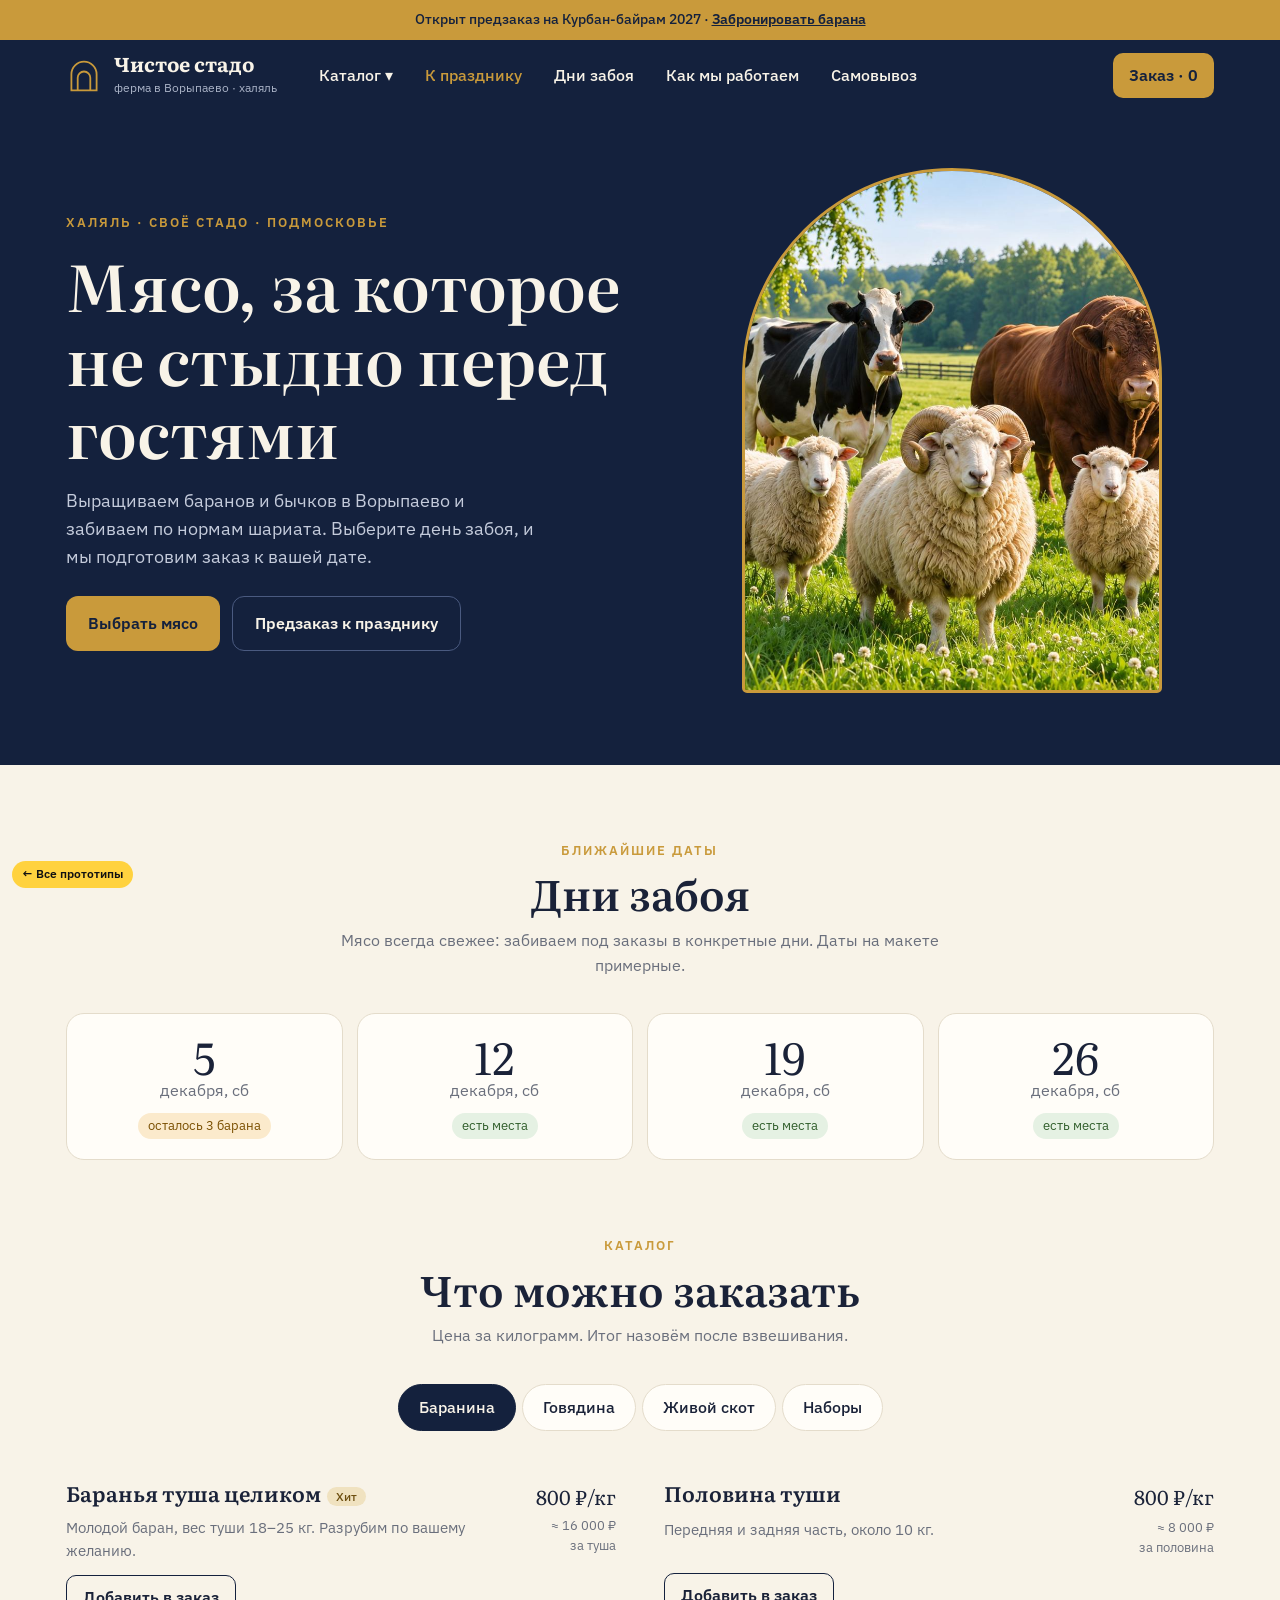
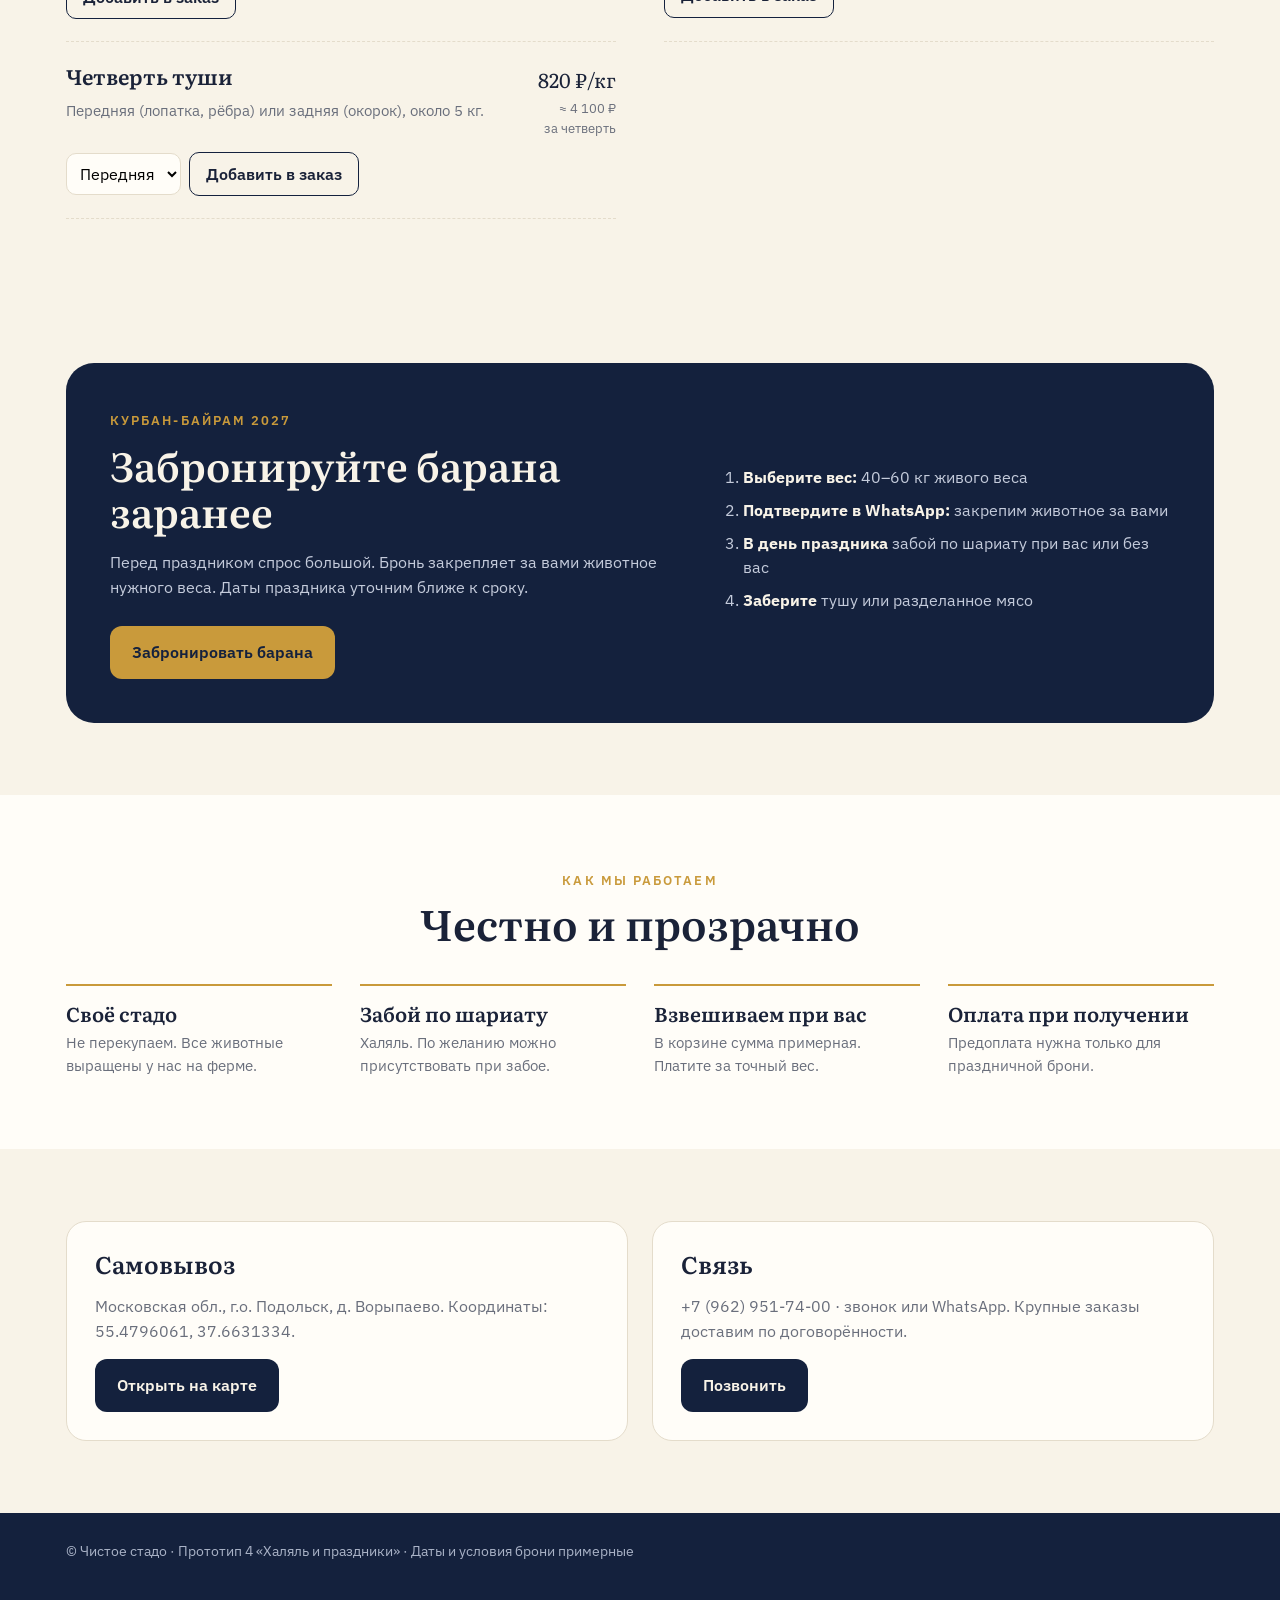
<file: prototypes/v4-halal/index.html>
<!doctype html>
<html lang="ru">
<head>
<meta charset="utf-8">
<meta name="viewport" content="width=device-width, initial-scale=1, viewport-fit=cover">
<title>Чистое стадо — прототип 4 «Халяль и праздники»</title>
<link rel="preconnect" href="https://fonts.googleapis.com">
<link rel="preconnect" href="https://fonts.gstatic.com" crossorigin>
<link href="https://fonts.googleapis.com/css2?family=Literata:opsz,wght@7..72,500;7..72,600&family=IBM+Plex+Sans:wght@400;500;600&display=swap" rel="stylesheet">
<style>
  :root { --night: #14213d; --night2: #1d2d50; --gold: #c99a3b; --gold-soft: #f0e2c0; --cream: #f8f3e8; --paper: #fffdf8; --ink: #1a2238; --muted: #6a6f7c; --line: #e4dccb; }
  * { box-sizing: border-box; }
  html { scroll-behavior: smooth; }
  body { margin: 0; background: var(--cream); color: var(--ink); font: 16px/1.55 "IBM Plex Sans", system-ui, sans-serif; }
  body.lock { overflow: hidden; }
  a { color: inherit; }
  button { font: inherit; color: inherit; cursor: pointer; }
  .wrap { max-width: 1180px; margin: 0 auto; padding: 0 16px; }
  h1, h2, h3 { font-family: "Literata", serif; font-weight: 600; margin: 0; line-height: 1.15; }

  .ann { background: var(--gold); color: var(--night); text-align: center; font-size: 14px; padding: 9px 16px; font-weight: 500; }
  .ann a { font-weight: 600; }
  header { background: var(--night); color: var(--cream); position: sticky; top: 0; z-index: 40; }
  header .wrap { display: flex; align-items: center; gap: 28px; height: 72px; }
  .logo { text-decoration: none; display: flex; align-items: center; gap: 12px; }
  .logo svg { width: 36px; height: 36px; }
  .logo b { font-family: "Literata"; font-size: 20px; display: block; line-height: 1.1; }
  .logo small { font-size: 12px; color: #aab3c7; }
  .nav { display: flex; gap: 4px; flex: 1; }
  .nav > * { padding: 10px 14px; border-radius: 8px; text-decoration: none; background: none; border: 0; color: var(--cream); font-weight: 500; white-space: nowrap; }
  .nav > *:hover { background: var(--night2); }
  .nav .hot { color: var(--gold); }
  .drop { position: relative; }
  .drop > button { background: none; border: 0; color: var(--cream); font-weight: 500; padding: 0; }
  .logo b, .logo small { white-space: nowrap; }
  .drop .panel { display: none; position: absolute; top: calc(100% + 8px); left: 0; background: var(--paper); color: var(--ink); border-radius: 16px; padding: 18px; width: 520px; box-shadow: 0 24px 60px rgba(10,20,40,.35); grid-template-columns: 1fr 1fr; gap: 16px; }
  .drop.open .panel { display: grid; }
  .drop .panel a { text-decoration: none; display: block; }
  .drop .panel a b { display: block; font-family: "Literata"; font-size: 18px; }
  .drop .panel a span { font-size: 13px; color: var(--muted); }
  .drop .panel a:hover b { color: var(--gold); }
  .drop .panel ul { margin: 6px 0 0; padding: 0; list-style: none; font-size: 14px; color: var(--muted); }
  .order-btn { margin-left: auto; background: var(--gold); color: var(--night); border: 0; border-radius: 10px; padding: 10px 16px; font-weight: 600; white-space: nowrap; }
  .burger { display: none; margin-left: auto; background: none; border: 1px solid #3a4a6e; color: var(--cream); border-radius: 10px; padding: 9px 12px; }
  @media (max-width: 960px) { .nav { display: none; } .burger { display: block; } .order-btn { margin-left: 0; } }
  .mmenu { display: none; background: var(--night); color: var(--cream); padding: 6px 16px 18px; }
  .mmenu.open { display: block; }
  .mmenu details { border-bottom: 1px solid #2b3b60; }
  .mmenu summary { list-style: none; padding: 14px 0; font-size: 18px; font-family: "Literata"; display: flex; justify-content: space-between; cursor: pointer; }
  .mmenu summary::after { content: "+"; color: var(--gold); }
  .mmenu details[open] summary::after { content: "−"; }
  .mmenu details a { display: block; padding: 8px 12px; text-decoration: none; color: #cfd6e6; }
  .mmenu > a { display: block; padding: 14px 0; font-size: 18px; font-family: "Literata"; text-decoration: none; border-bottom: 1px solid #2b3b60; }

  .hero { background: var(--night); color: var(--cream); padding: 56px 0 72px; overflow: hidden; }
  .hero .wrap { display: grid; grid-template-columns: 1.1fr 1fr; gap: 48px; align-items: center; }
  .kicker { color: var(--gold); text-transform: uppercase; letter-spacing: .16em; font-size: 13px; font-weight: 600; }
  .hero h1 { font-size: clamp(36px, 5.4vw, 64px); margin: 14px 0 18px; }
  .hero p { color: #c4cbdb; font-size: 18px; max-width: 44ch; }
  .arch { aspect-ratio: 4/5; border-radius: 999px 999px 24px 24px; overflow: hidden; border: 3px solid var(--gold); max-width: 420px; justify-self: center; width: 100%; }
  .arch img { width: 100%; height: 100%; object-fit: cover; }
  .btns { display: flex; gap: 12px; flex-wrap: wrap; margin-top: 26px; }
  .btn { display: inline-flex; align-items: center; justify-content: center; padding: 14px 22px; border-radius: 12px; font-weight: 600; text-decoration: none; border: 0; }
  .btn.gold { background: var(--gold); color: var(--night); }
  .btn.line { border: 1px solid #4a5a80; color: var(--cream); }
  .btn.night { background: var(--night); color: var(--cream); }
  @media (max-width: 860px) { .hero .wrap { grid-template-columns: 1fr; } .arch { max-width: 300px; } }

  section { padding: 72px 0; }
  .sh { text-align: center; max-width: 640px; margin: 0 auto 36px; }
  .sh h2 { font-size: clamp(28px, 3.8vw, 42px); margin: 8px 0 10px; }
  .sh p { color: var(--muted); margin: 0; }

  /* дни забоя */
  .days { display: grid; grid-template-columns: repeat(4, 1fr); gap: 14px; }
  .day { background: var(--paper); border: 1px solid var(--line); border-radius: 18px; padding: 20px; text-align: center; }
  .day .d { font-family: "Literata"; font-size: 44px; line-height: 1; }
  .day .m { color: var(--muted); }
  .day .s { margin-top: 10px; font-size: 13px; display: inline-block; padding: 3px 10px; border-radius: 99px; background: #e5f1e3; color: #2f5d2a; }
  .day .s.few { background: #fbeacc; color: #7a4f00; }
  .day.feast { background: var(--night); color: var(--cream); border-color: var(--night); }
  .day.feast .m { color: #aab3c7; }
  .day.feast .s { background: var(--gold); color: var(--night); }
  @media (max-width: 760px) { .days { grid-template-columns: 1fr 1fr; } }

  /* каталог */
  .ctabs { display: flex; justify-content: center; gap: 6px; flex-wrap: wrap; margin-bottom: 28px; }
  .ctabs button { border: 1px solid var(--line); background: var(--paper); border-radius: 99px; padding: 10px 20px; font-weight: 500; }
  .ctabs button.on { background: var(--night); color: var(--cream); border-color: var(--night); }
  @media (max-width: 600px) { .ctabs { flex-wrap: nowrap; overflow-x: auto; justify-content: flex-start; margin: 0 -16px 24px; padding: 0 16px; scrollbar-width: none; } .ctabs button { flex: none; } }
  .menu-list { display: grid; grid-template-columns: 1fr 1fr; gap: 0 48px; }
  .mi { display: grid; grid-template-columns: 1fr auto; gap: 4px 16px; padding: 22px 0; border-bottom: 1px dashed var(--line); }
  .mi h3 { font-size: 21px; }
  .mi .pr { font-family: "Literata"; font-size: 20px; text-align: right; white-space: nowrap; }
  .mi p { margin: 0; color: var(--muted); font-size: 15px; }
  .mi .apx { color: var(--muted); font-size: 13px; text-align: right; }
  .mi .act { grid-column: 1 / -1; display: flex; gap: 8px; margin-top: 8px; align-items: center; }
  .mi .act select { border: 1px solid var(--line); border-radius: 10px; padding: 9px; background: var(--paper); font: inherit; }
  .mi .act button { border: 1px solid var(--night); background: none; border-radius: 10px; padding: 9px 16px; font-weight: 600; }
  .mi .act button:hover, .mi .act button.done { background: var(--night); color: var(--cream); }
  .badge { font-size: 12px; background: var(--gold-soft); color: #6d4f10; border-radius: 99px; padding: 2px 9px; margin-left: 6px; vertical-align: middle; font-family: "IBM Plex Sans"; font-weight: 500; }
  @media (max-width: 760px) { .menu-list { grid-template-columns: 1fr; } }

  .trust { background: var(--paper); }
  .tgrid { display: grid; grid-template-columns: repeat(4, 1fr); gap: 28px; }
  .tgrid div { border-top: 2px solid var(--gold); padding-top: 16px; }
  .tgrid h3 { font-size: 20px; margin-bottom: 6px; }
  .tgrid p { color: var(--muted); margin: 0; font-size: 15px; }
  @media (max-width: 860px) { .tgrid { grid-template-columns: 1fr 1fr; } }
  @media (max-width: 520px) { .tgrid { grid-template-columns: 1fr; } }
  .feast { }
  .fbox { background: var(--night); color: var(--cream); border-radius: 28px; padding: 44px; display: grid; grid-template-columns: 1.3fr 1fr; gap: 32px; align-items: center; position: relative; overflow: hidden; }
  .fbox h2 { font-size: clamp(28px, 3.6vw, 40px); margin: 10px 0 12px; }
  .fbox p { color: #c4cbdb; }
  .fbox ol { margin: 0; padding-left: 20px; color: #c4cbdb; }
  .fbox ol li { margin-bottom: 8px; }
  .fbox ol b { color: var(--cream); }
  @media (max-width: 760px) { .fbox { grid-template-columns: 1fr; padding: 28px; } }
  .visit { display: grid; grid-template-columns: 1fr 1fr; gap: 24px; }
  .visit .c { background: var(--paper); border: 1px solid var(--line); border-radius: 20px; padding: 28px; }
  .visit h3 { font-size: 24px; margin-bottom: 8px; }
  .visit p { color: var(--muted); }
  @media (max-width: 760px) { .visit { grid-template-columns: 1fr; } }
  footer { background: var(--night); color: #aab3c7; padding: 28px 0 100px; font-size: 14px; }

  .sticky-order { display: none; position: fixed; left: 12px; right: 12px; bottom: calc(12px + env(safe-area-inset-bottom)); z-index: 45; background: var(--night); color: var(--cream); border: 0; border-radius: 16px; padding: 15px 18px; justify-content: space-between; font-weight: 600; box-shadow: 0 12px 30px rgba(10,20,40,.35); }
  .sticky-order span:last-child { color: var(--gold); }
  @media (max-width: 960px) { .sticky-order.show { display: flex; } }

  /* оформление по шагам */
  .wiz { position: fixed; inset: 0; z-index: 80; background: rgba(10,18,36,.6); display: none; align-items: center; justify-content: center; padding: 20px; }
  .wiz.open { display: flex; }
  .wbox { background: var(--paper); width: 100%; max-width: 640px; max-height: 92vh; border-radius: 24px; display: flex; flex-direction: column; overflow: hidden; }
  @media (max-width: 700px) { .wiz { padding: 0; } .wbox { max-width: none; max-height: none; height: 100dvh; border-radius: 0; } }
  .whead { padding: 18px 22px; border-bottom: 1px solid var(--line); display: flex; justify-content: space-between; align-items: center; }
  .whead h3 { font-size: 22px; }
  .wclose { width: 42px; height: 42px; border-radius: 50%; border: 1px solid var(--line); background: none; font-size: 20px; }
  .steps { display: flex; padding: 14px 22px 0; gap: 8px; }
  .steps div { flex: 1; font-size: 13px; color: var(--muted); border-top: 3px solid var(--line); padding-top: 8px; }
  .steps div.on { color: var(--ink); border-color: var(--gold); font-weight: 600; }
  .wbody { flex: 1; overflow: auto; padding: 16px 22px 22px; }
  .wl { display: grid; grid-template-columns: 1fr auto auto; gap: 12px; align-items: center; padding: 14px 0; border-bottom: 1px solid var(--line); }
  .wl small { display: block; color: var(--muted); }
  .q { display: flex; align-items: center; border: 1px solid var(--line); border-radius: 10px; }
  .q button { border: 0; background: none; width: 34px; height: 38px; }
  .wl .s { min-width: 90px; text-align: right; font-weight: 600; }
  .pick { display: grid; grid-template-columns: repeat(auto-fill, minmax(130px, 1fr)); gap: 8px; }
  .pick label input { position: absolute; opacity: 0; }
  .pick label span { display: block; border: 1px solid var(--line); border-radius: 14px; padding: 14px; text-align: center; }
  .pick label span b { display: block; font-family: "Literata"; font-size: 22px; }
  .pick label input:checked + span { border-color: var(--night); background: var(--night); color: var(--cream); }
  .fld { display: grid; gap: 6px; margin-top: 14px; font-size: 14px; color: var(--muted); }
  .fld input, .fld textarea { border: 1px solid var(--line); border-radius: 12px; padding: 12px; font: inherit; color: var(--ink); background: #fff; }
  .wfoot { border-top: 1px solid var(--line); padding: 14px 22px calc(14px + env(safe-area-inset-bottom)); display: flex; justify-content: space-between; align-items: center; gap: 12px; }
  .wfoot b { font-family: "Literata"; font-size: 22px; display: block; }
  .wfoot small { color: var(--muted); }
  .wa { background: #25d366; color: #052e15; }
  .wempty { text-align: center; color: var(--muted); padding: 50px 0; }
  .summary { background: var(--cream); border-radius: 14px; padding: 14px; font-size: 14px; }
  .proto { position: fixed; bottom: 12px; left: 12px; z-index: 100; background: #ffd23f; color: #111; font-size: 12px; padding: 4px 10px; border-radius: 999px; text-decoration: none; font-weight: 600; }
  @media (max-width: 960px) { .proto { bottom: auto; top: 120px; left: auto; right: 8px; } }
  body.lock .proto { display: none; }
</style>
</head>
<body>
<a class="proto" href="../">← Все прототипы</a>

<div class="ann">Открыт предзаказ на Курбан-байрам 2027 · <a href="#feast">Забронировать барана</a></div>
<header>
  <div class="wrap">
    <a class="logo" href="#">
      <svg viewBox="0 0 40 40" fill="none" stroke="#c99a3b" stroke-width="2"><path d="M6 36V18a14 14 0 0 1 28 0v18z"/><path d="M13 36V22a7 7 0 0 1 14 0v14"/></svg>
      <span><b>Чистое стадо</b><small>ферма в Ворыпаево · халяль</small></span>
    </a>
    <nav class="nav">
      <div class="drop" id="drop"><button type="button">Каталог ▾</button><div class="panel" id="dpanel"></div></div>
      <a href="#feast" class="hot">К празднику</a>
      <a href="#days">Дни забоя</a>
      <a href="#trust">Как мы работаем</a>
      <a href="#visit">Самовывоз</a>
    </nav>
    <button class="burger" id="burger">Меню</button>
    <button class="order-btn" data-open>Заказ · <span data-n>0</span></button>
  </div>
  <div class="mmenu" id="mmenu">
    <details open><summary>Каталог</summary><div id="mcat"></div></details>
    <a href="#feast" data-mclose>К празднику</a>
    <a href="#days" data-mclose>Дни забоя</a>
    <a href="#trust" data-mclose>Как мы работаем</a>
    <a href="#visit" data-mclose>Самовывоз</a>
  </div>
</header>

<section class="hero"><div class="wrap">
  <div>
    <span class="kicker">Халяль · своё стадо · Подмосковье</span>
    <h1>Мясо, за которое не стыдно перед гостями</h1>
    <p>Выращиваем баранов и бычков в Ворыпаево и забиваем по нормам шариата. Выберите день забоя, и мы подготовим заказ к вашей дате.</p>
    <div class="btns"><a class="btn gold" href="#catalog">Выбрать мясо</a><a class="btn line" href="#feast">Предзаказ к празднику</a></div>
  </div>
  <div class="arch"><img src="../assets/pasture.jpg" alt="Стадо на пастбище"></div>
</div></section>

<section id="days"><div class="wrap">
  <div class="sh"><span class="kicker">Ближайшие даты</span><h2>Дни забоя</h2><p>Мясо всегда свежее: забиваем под заказы в конкретные дни. Даты на макете примерные.</p></div>
  <div class="days" id="daysbox"></div>
</div></section>

<section id="catalog" style="padding-top:0"><div class="wrap">
  <div class="sh"><span class="kicker">Каталог</span><h2>Что можно заказать</h2><p>Цена за килограмм. Итог назовём после взвешивания.</p></div>
  <div class="ctabs" id="ctabs"></div>
  <div class="menu-list" id="mlist"></div>
</div></section>

<section class="feast" id="feast"><div class="wrap">
  <div class="fbox">
    <div>
      <span class="kicker">Курбан-байрам 2027</span>
      <h2>Забронируйте барана заранее</h2>
      <p>Перед праздником спрос большой. Бронь закрепляет за вами животное нужного веса. Даты праздника уточним ближе к сроку.</p>
      <div class="btns"><button class="btn gold" data-feast>Забронировать барана</button></div>
    </div>
    <ol>
      <li><b>Выберите вес:</b> 40–60 кг живого веса</li>
      <li><b>Подтвердите в WhatsApp:</b> закрепим животное за вами</li>
      <li><b>В день праздника</b> забой по шариату при вас или без вас</li>
      <li><b>Заберите</b> тушу или разделанное мясо</li>
    </ol>
  </div>
</div></section>

<section class="trust" id="trust"><div class="wrap">
  <div class="sh"><span class="kicker">Как мы работаем</span><h2>Честно и прозрачно</h2></div>
  <div class="tgrid">
    <div><h3>Своё стадо</h3><p>Не перекупаем. Все животные выращены у нас на ферме.</p></div>
    <div><h3>Забой по шариату</h3><p>Халяль. По желанию можно присутствовать при забое.</p></div>
    <div><h3>Взвешиваем при вас</h3><p>В корзине сумма примерная. Платите за точный вес.</p></div>
    <div><h3>Оплата при получении</h3><p>Предоплата нужна только для праздничной брони.</p></div>
  </div>
</div></section>

<section id="visit"><div class="wrap visit">
  <div class="c"><h3>Самовывоз</h3><p>Московская обл., г.о. Подольск, д. Ворыпаево. Координаты: 55.4796061, 37.6631334.</p><a class="btn night" target="_blank" rel="noopener" href="https://yandex.ru/maps/?pt=37.6631334,55.4796061&z=15&l=map">Открыть на карте</a></div>
  <div class="c"><h3>Связь</h3><p>+7 (962) 951-74-00 · звонок или WhatsApp. Крупные заказы доставим по договорённости.</p><a class="btn night" href="tel:+79629517400">Позвонить</a></div>
</div></section>

<footer><div class="wrap">© Чистое стадо · Прототип 4 «Халяль и праздники» · Даты и условия брони примерные</div></footer>

<button class="sticky-order" id="sticky" data-open><span>Ваш заказ · <span data-n>0</span></span><span data-total></span></button>

<div class="wiz" id="wiz" role="dialog" aria-label="Оформление заказа">
  <div class="wbox">
    <div class="whead"><h3>Оформление заказа</h3><button class="wclose" data-close>×</button></div>
    <div class="steps" id="wsteps"></div>
    <div class="wbody" id="wbody"></div>
    <div class="wfoot" id="wfoot"></div>
  </div>
</div>

<script src="../shared/data.js"></script>
<script src="../shared/cart.js"></script>
<script>
const { rub, kg } = Cart;
const cart = Cart.createCart("proto-v4");
const $ = (s) => document.querySelector(s);
const $$ = (s) => [...document.querySelectorAll(s)];
const MON = ["января","февраля","марта","апреля","мая","июня","июля","августа","сентября","октября","ноября","декабря"];
const WD = ["вс","пн","вт","ср","чт","пт","сб"];

// ближайшие субботы — примерные дни забоя
const days = []; const d0 = new Date(); d0.setHours(0,0,0,0);
for (let d = new Date(d0); days.length < 4; d.setDate(d.getDate() + 1)) if (d.getDay() === 6 && d > d0) days.push(new Date(d));
const fmt = (d) => `${d.getDate()} ${MON[d.getMonth()]}`;
$("#daysbox").innerHTML = days.map((d, i) => `<div class="day"><div class="d">${d.getDate()}</div><div class="m">${MON[d.getMonth()]}, ${WD[d.getDay()]}</div><span class="s ${i === 0 ? "few" : ""}">${i === 0 ? "осталось 3 барана" : "есть места"}</span></div>`).join("") ;

// меню
const subs = { lamb: ["Туша целиком", "Половина", "Четверть"], beef: ["Передняя четверть", "Задняя четверть", "Частями от 5 кг"], live: ["Бараны", "Овцы", "Бронь к празднику"], sets: ["На плов", "На шашлык"] };
$("#dpanel").innerHTML = CATEGORIES.map((c) => `<a href="#catalog" data-c="${c.id}"><b>${c.title}</b><span>${c.hint}</span><ul>${subs[c.id].map((s) => `<li>${s}</li>`).join("")}</ul></a>`).join("");
$("#mcat").innerHTML = CATEGORIES.map((c) => `<a href="#catalog" data-c="${c.id}" data-mclose>${c.title}: ${c.hint.toLowerCase()}</a>`).join("");
const drop = $("#drop");
drop.querySelector("button").onclick = (e) => { e.stopPropagation(); drop.classList.toggle("open"); };
document.addEventListener("click", (e) => { if (!e.target.closest("#drop")) drop.classList.remove("open"); });
$("#burger").onclick = () => $("#mmenu").classList.toggle("open");

let cat = "lamb";
$("#ctabs").innerHTML = CATEGORIES.map((c) => `<button data-t="${c.id}">${c.title}</button>`).join("");
function renderList() {
  $$("#ctabs button").forEach((b) => b.classList.toggle("on", b.dataset.t === cat));
  $("#mlist").innerHTML = PRODUCTS.filter((p) => p.cat === cat).map((p) => `<div class="mi">
    <h3>${p.title}${p.badge ? `<span class="badge">${p.badge}</span>` : ""}</h3><div class="pr">${rub(p.pricePerKg)}/кг</div>
    <p>${p.short}</p><div class="apx">≈ ${rub(p.pricePerKg * p.approxKg)}<br>за ${p.unit}</div>
    <div class="act">${p.options ? `<select data-sel="${p.id}">${p.options.map((o) => `<option>${o}</option>`).join("")}</select>` : ""}<button data-add="${p.id}">${p.cat === "live" ? "Забронировать" : "Добавить в заказ"}</button></div>
  </div>`).join("");
}
renderList();
$("#ctabs").onclick = (e) => { const b = e.target.closest("button"); if (b) { cat = b.dataset.t; renderList(); } };
document.addEventListener("click", (e) => {
  const c = e.target.closest("[data-c]"); if (c) { cat = c.dataset.c; renderList(); drop.classList.remove("open"); }
  if (e.target.closest("[data-mclose]")) $("#mmenu").classList.remove("open");
  const a = e.target.closest("[data-add]");
  if (a) {
    const p = PRODUCTS.find((x) => x.id === a.dataset.add); const sel = $(`[data-sel="${p.id}"]`); const opt = sel ? sel.value : null;
    cart.add({ key: p.id + (opt ? ":" + opt : ""), title: p.title, note: opt, pricePerKg: p.pricePerKg, approxKg: p.approxKg, unit: p.unit });
    a.classList.add("done"); a.textContent = "✓ В заказе"; setTimeout(renderList, 1100);
  }
  if (e.target.closest("[data-feast]")) {
    const p = PRODUCTS.find((x) => x.id === "live-ram");
    cart.add({ key: "feast-ram", title: "Бронь барана к Курбан-байраму", pricePerKg: p.pricePerKg, approxKg: p.approxKg, unit: "голова" });
    openWiz();
  }
  if (e.target.closest("[data-open]")) openWiz();
  if (e.target.closest("[data-close]") || e.target.id === "wiz") closeWiz();
});

// мастер оформления: 1 — состав, 2 — дата, 3 — контакты
const w = { step: 1, date: null, delivery: "Самовывоз из Ворыпаево", name: "", comment: "" };
function openWiz() { w.step = 1; $("#wiz").classList.add("open"); document.body.classList.add("lock"); renderWiz(); }
function closeWiz() { $("#wiz").classList.remove("open"); document.body.classList.remove("lock"); }
function renderWiz() {
  const c = cart;
  $("#wsteps").innerHTML = ["Состав", "Дата", "Контакты"].map((s, i) => `<div class="${i + 1 <= w.step ? "on" : ""}">${i + 1}. ${s}</div>`).join("");
  if (!c.items.length) { $("#wbody").innerHTML = `<div class="wempty">Заказ пока пуст.<br><br><a class="btn night" href="#catalog" data-close>Перейти в каталог</a></div>`; $("#wfoot").innerHTML = ""; return; }
  if (w.step === 1) $("#wbody").innerHTML = c.items.map((i) => `<div class="wl"><div>${i.title}${i.note ? " · " + i.note : ""}<small>${i.unit} · ${rub(i.pricePerKg)}/кг · ≈ ${kg(i.approxKg * i.qty)}</small></div>
      <div class="q"><button data-q="${i.key}|-1">−</button><span>${i.qty}</span><button data-q="${i.key}|1">+</button></div><div class="s">≈ ${rub(c.lineTotal(i))}</div></div>`).join("");
  if (w.step === 2) $("#wbody").innerHTML = `<p style="margin-top:0">Выберите день забоя, к которому подготовить заказ:</p>
      <div class="pick">${days.map((d) => `<label><input type="radio" name="day" value="${fmt(d)}" ${w.date === fmt(d) ? "checked" : ""}><span><b>${d.getDate()}</b>${MON[d.getMonth()]}, ${WD[d.getDay()]}</span></label>`).join("")}
      <label><input type="radio" name="day" value="К Курбан-байраму" ${w.date === "К Курбан-байраму" ? "checked" : ""}><span><b>☾</b>к празднику</span></label></div>
      <div class="fld">Получение<div class="pick">${["Самовывоз из Ворыпаево", "Доставка (обсудить)"].map((v) => `<label><input type="radio" name="dl" value="${v}" ${w.delivery === v ? "checked" : ""}><span>${v.split(" ")[0]}</span></label>`).join("")}</div></div>`;
  if (w.step === 3) $("#wbody").innerHTML = `<div class="summary">${c.items.length} поз. · ≈ ${kg(c.totalKg)} · ${w.date || "дата не выбрана"} · ${w.delivery}</div>
      <label class="fld">Ваше имя<input id="wname" value="${w.name}" placeholder="Как к вам обращаться"></label>
      <label class="fld">Пожелания<textarea id="wcom" rows="3" placeholder="Например: разделать на части, хочу присутствовать при забое">${w.comment}</textarea></label>`;
  const back = w.step > 1 ? `<button class="btn" style="border:1px solid var(--line);background:none" data-back>Назад</button>` : `<div><small>Примерно</small><b>≈ ${rub(c.total)}</b></div>`;
  const next = w.step < 3 ? `<button class="btn night" data-next ${w.step === 2 && !w.date ? "disabled style='opacity:.5'" : ""}>Далее</button>` : `<button class="btn wa" data-send>Отправить в WhatsApp</button>`;
  $("#wfoot").innerHTML = back + next;
}
$("#wbody").addEventListener("click", (e) => { const b = e.target.closest("[data-q]"); if (!b) return; const [k, d] = b.dataset.q.split("|"); const it = cart.items.find((i) => i.key === k); cart.setQty(k, it.qty + Number(d)); });
$("#wbody").addEventListener("change", (e) => { if (e.target.name === "day") w.date = e.target.value; if (e.target.name === "dl") w.delivery = e.target.value; renderWiz(); });
$("#wbody").addEventListener("input", (e) => { if (e.target.id === "wname") w.name = e.target.value; if (e.target.id === "wcom") w.comment = e.target.value; });
$("#wfoot").onclick = (e) => {
  if (e.target.closest("[data-next]") && !(w.step === 2 && !w.date)) { w.step++; renderWiz(); }
  if (e.target.closest("[data-back]")) { w.step--; renderWiz(); }
  if (e.target.closest("[data-send]")) window.open(cart.whatsappUrl({ name: w.name, date: w.date, delivery: w.delivery, comment: w.comment }), "_blank");
};

cart.subscribe((c) => {
  $$("[data-n]").forEach((el) => (el.textContent = c.count));
  $$("[data-total]").forEach((el) => (el.textContent = "≈ " + rub(c.total)));
  $("#sticky").classList.toggle("show", c.count > 0);
  if ($("#wiz").classList.contains("open")) renderWiz();
});
</script>
</body>
</html>
</file>
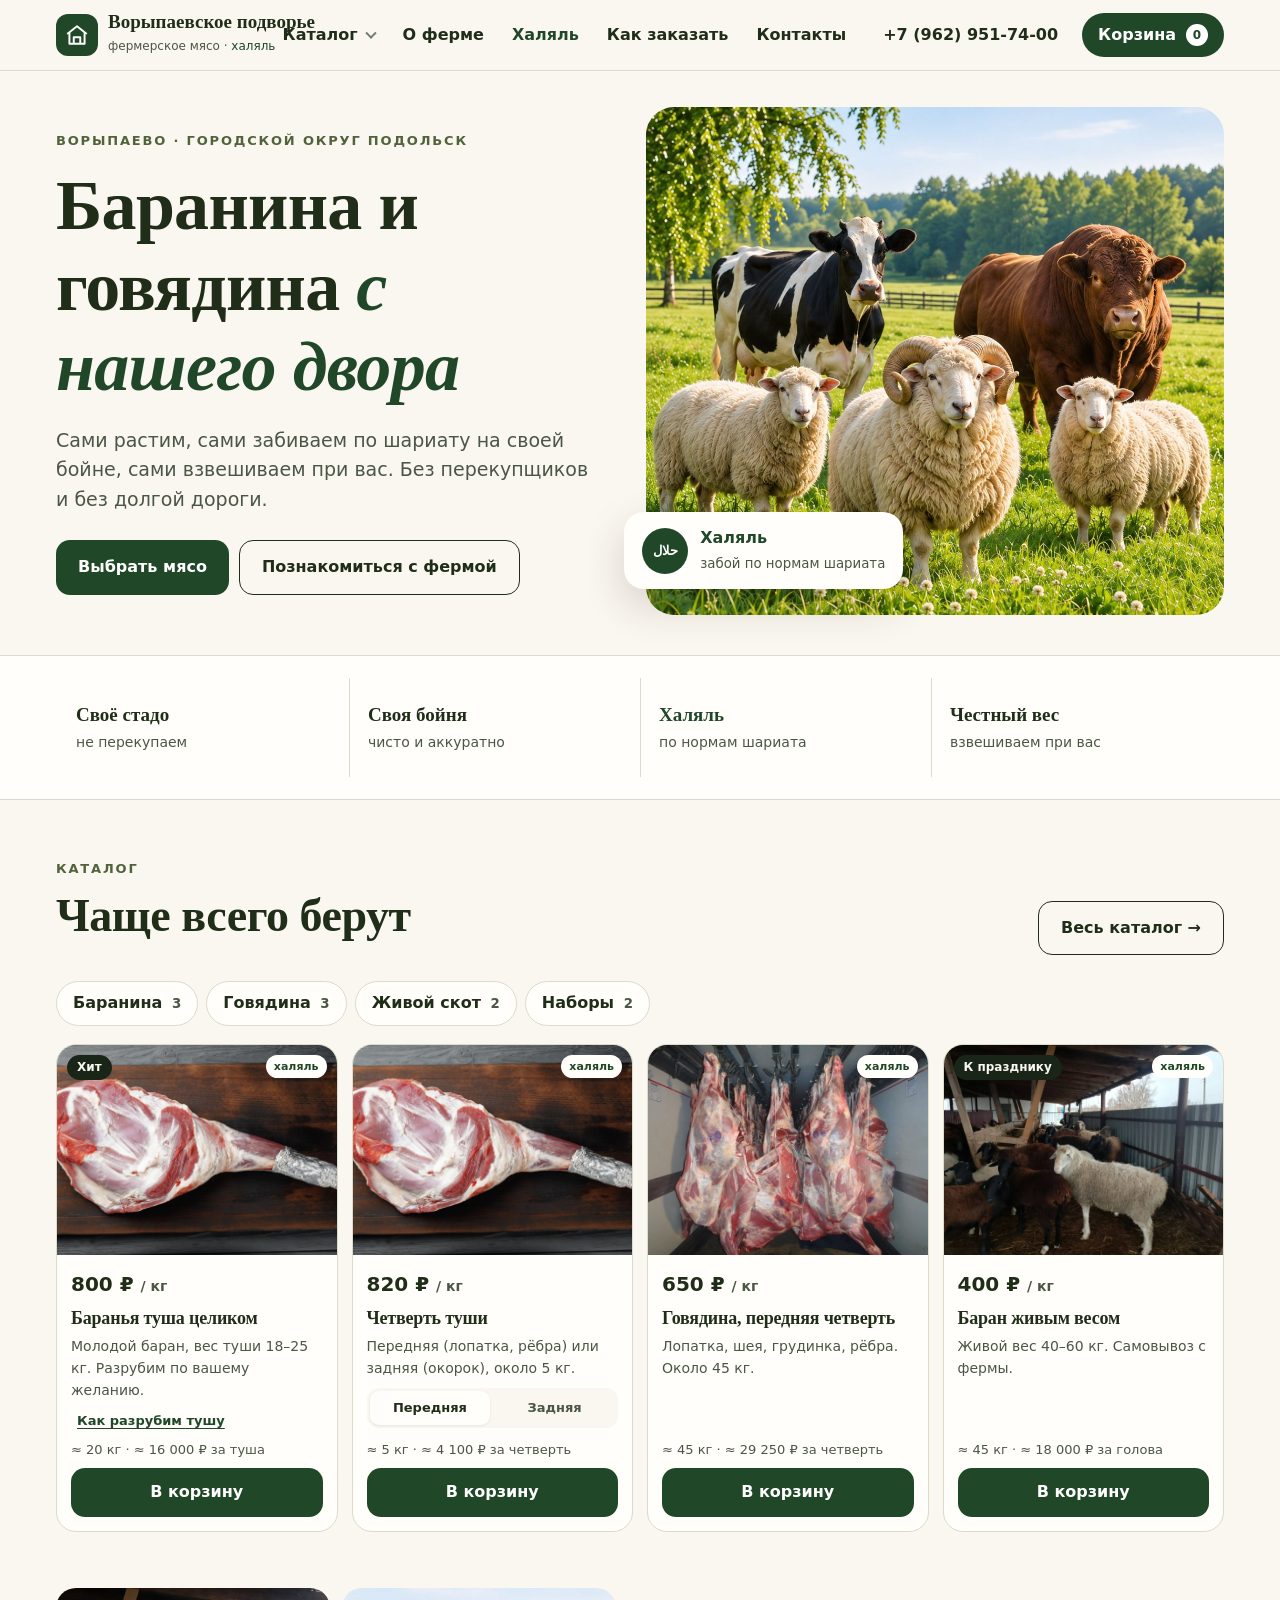
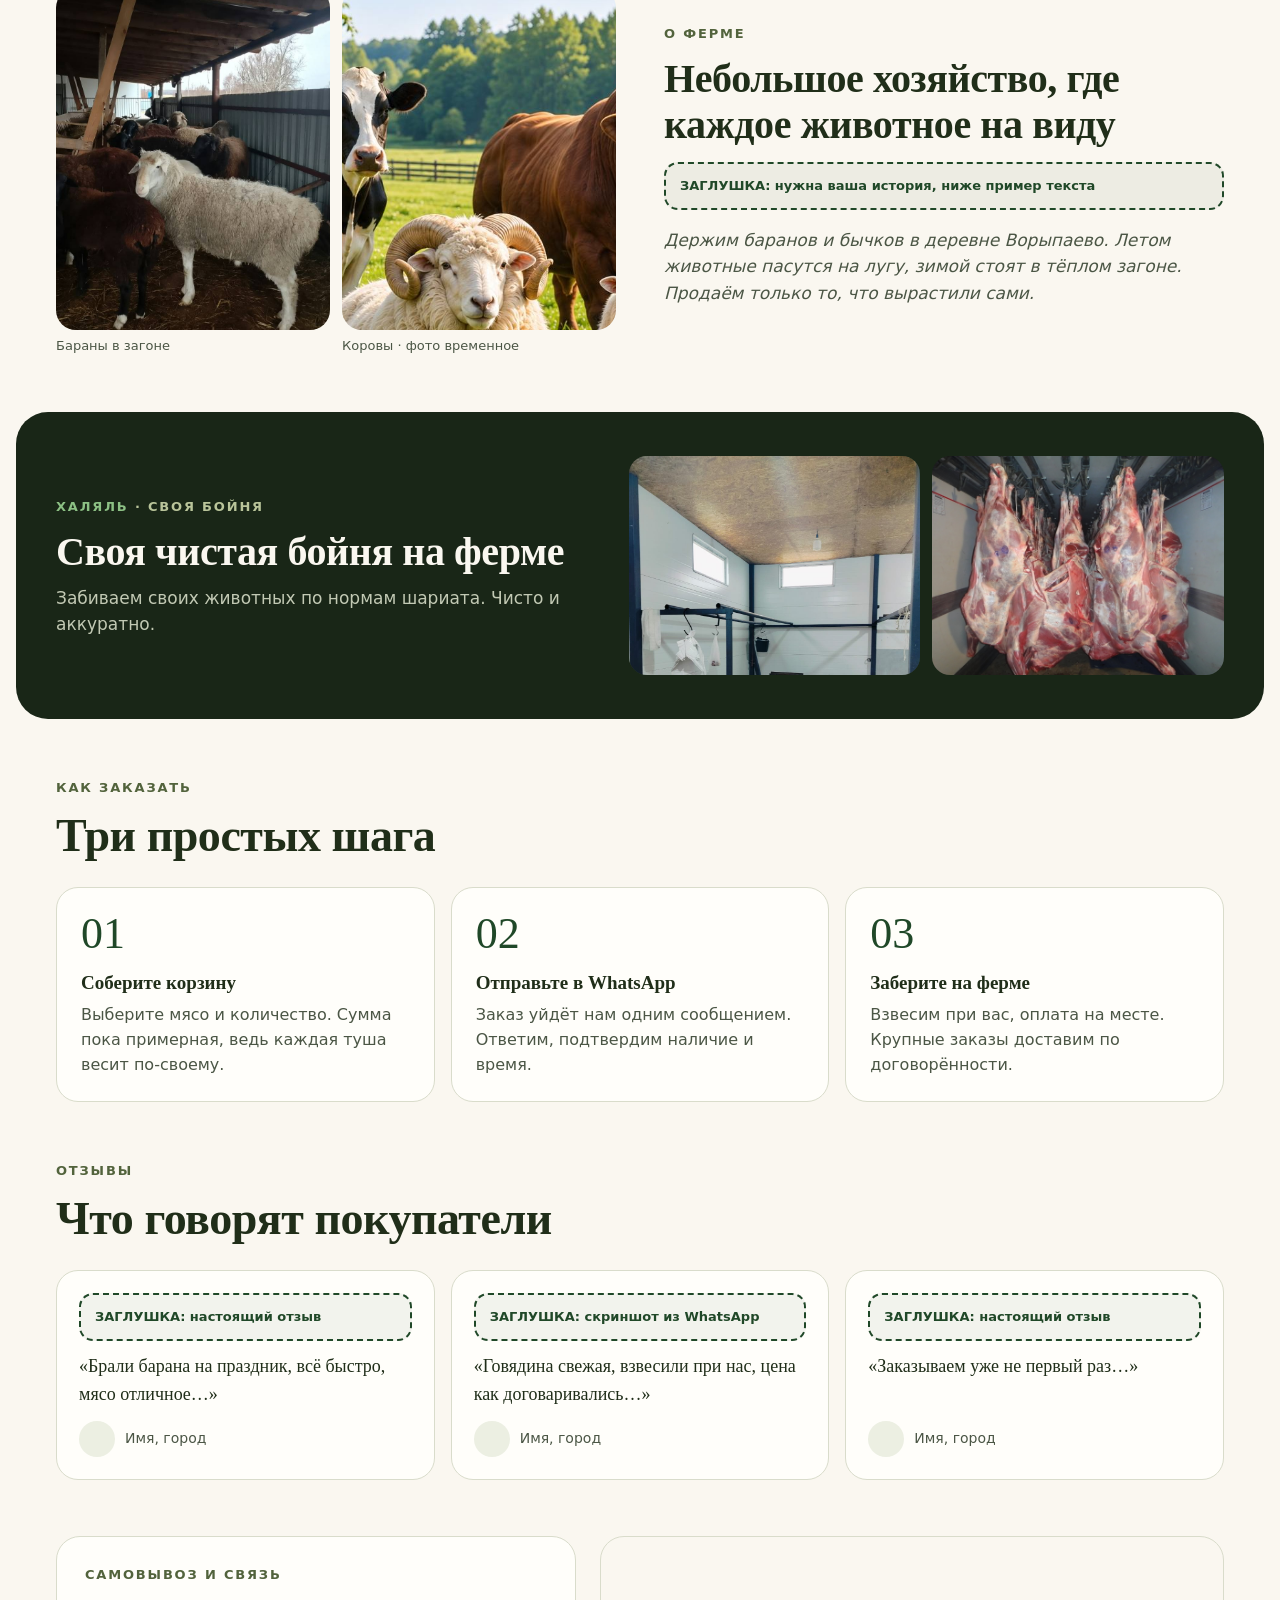
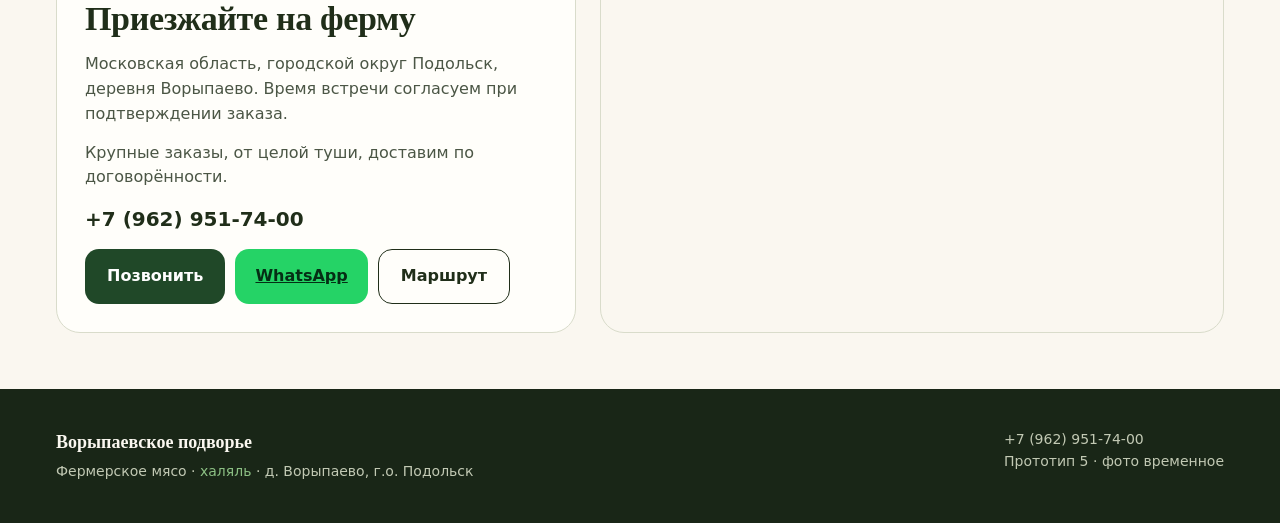
<file: prototypes/v5-hybrid/index.html>
<!doctype html>
<html lang="ru">
<head>
<meta charset="utf-8">
<meta name="viewport" content="width=device-width, initial-scale=1, viewport-fit=cover">
<title>Ворыпаевское подворье — прототип 5, главная</title>
<link rel="stylesheet" href="style.css">
<style>
  section { padding: 56px 0; }
  .sh { max-width: 640px; margin-bottom: 24px; }
  .sh h2 { font-size: clamp(30px, 4vw, 46px); margin: 10px 0 12px; }
  .sh p { color: var(--muted); margin: 0; font-size: 17px; }

  .hero { padding: 36px 0 40px; }
  .hero .wrap { display: grid; grid-template-columns: 1fr 1.05fr; gap: 40px; align-items: center; }
  .hero h1 { font-size: clamp(38px, 5.6vw, 70px); margin: 14px 0 18px; }
  .hero h1 em { font-style: italic; color: var(--acc); }
  .hero p.lead { font-size: 19px; color: var(--muted); max-width: 46ch; margin: 0 0 26px; }
  .hero .ctas { display: flex; gap: 10px; flex-wrap: wrap; }
  .hero .pic { position: relative; }
  .hero .pic img { width: 100%; aspect-ratio: 5 / 4.4; object-fit: cover; border-radius: 28px; }
  .hero .seal { position: absolute; left: -22px; bottom: 26px; background: var(--surface); border-radius: 20px; padding: 14px 18px; display: flex; gap: 12px; align-items: center; box-shadow: 0 16px 40px rgba(60,40,20,.18); }
  .hero .seal .ic { width: 46px; height: 46px; border-radius: 50%; background: var(--halal); color: #fff; display: grid; place-items: center; font-family: var(--serif); font-size: 13px; font-weight: 600; }
  .hero .seal b { display: block; }
  .hero .seal small { color: var(--muted); }
  @media (max-width: 860px) { .hero .wrap { grid-template-columns: 1fr; gap: 26px; } .hero .pic { order: -1; } .hero .pic img { aspect-ratio: 16 / 10; border-radius: 22px; } .hero .seal { left: 12px; bottom: 12px; padding: 10px 14px; } }

  .facts { border-top: 1px solid var(--line); border-bottom: 1px solid var(--line); background: var(--surface); }
  .facts .wrap { display: grid; grid-template-columns: repeat(4, 1fr); }
  .facts div { padding: 22px 18px; border-left: 1px solid var(--line); }
  .facts div:first-child { border-left: 0; }
  .facts b { display: block; font-family: var(--serif); font-size: 19px; }
  .facts span { color: var(--muted); font-size: 14px; }
  @media (max-width: 760px) { .facts .wrap { grid-template-columns: 1fr 1fr; padding: 0; } .facts div:nth-child(3) { border-left: 0; } .facts div:nth-child(n+3) { border-top: 1px solid var(--line); } }

  .catchips { display: flex; gap: 8px; flex-wrap: wrap; margin-bottom: 18px; }
  .catchips a { background: var(--surface); border: 1px solid var(--line); border-radius: 99px; padding: 9px 16px; text-decoration: none; font-weight: 700; }
  .catchips a:hover { border-color: var(--acc); color: var(--acc); }
  .catchips small { color: var(--muted); font-weight: 600; margin-left: 4px; }
  @media (max-width: 560px) { .catchips { flex-wrap: nowrap; overflow-x: auto; margin: 0 -16px 14px; padding: 0 16px; scrollbar-width: none; } .catchips a { flex: none; } }

  .farm .wrap { display: grid; grid-template-columns: 1fr 1fr; gap: 48px; align-items: center; }
  .farm .wrap > * { min-width: 0; }
  .farm .pics { display: grid; grid-template-columns: repeat(2, minmax(0, 1fr)); gap: 12px; align-items: start; }
  .farm figure { margin: 0; }
  .farm .crop { aspect-ratio: 4 / 5; border-radius: 20px; overflow: hidden; }
  .farm .crop img { width: 100%; height: 100%; object-fit: cover; transform: scale(1.9); }
  .farm figcaption { font-size: 13px; color: var(--muted); margin-top: 6px; }
  .farm h2 { font-size: clamp(28px, 3.6vw, 40px); margin: 10px 0 14px; }
  .farm .txt p { font-size: 17px; }
  .farm .sample { color: var(--muted); font-style: italic; }
  @media (max-width: 860px) { .farm .wrap { grid-template-columns: 1fr; gap: 22px; } .farm .txt { order: -1; } }

  .halal { background: var(--deep); color: var(--deep-ink); border-radius: 32px; margin: 0 16px; padding: 44px 0; }
  .halal .wrap { display: grid; grid-template-columns: 1fr 1.1fr; gap: 32px; align-items: center; }
  .halal .kicker { color: var(--gold); }
  .halal h2 { font-size: clamp(28px, 3.6vw, 40px); margin: 10px 0 10px; }
  .halal p { color: var(--deep-muted); margin: 0; font-size: 17px; }
  .hpics { display: grid; grid-template-columns: 1fr 1fr; gap: 12px; }
  .hpics .hp { padding: 0; overflow: hidden; }
  .hpics .hp img { width: 100%; height: 100%; object-fit: cover; }
  .hpics .ph { border-radius: 18px; aspect-ratio: 4/3; background: color-mix(in srgb, var(--deep-ink) 10%, transparent); color: var(--deep-muted); }
  @media (max-width: 860px) { .halal { margin: 0; border-radius: 0; padding: 36px 0; } .halal .wrap { grid-template-columns: 1fr; gap: 20px; } }

  .pop-head { display: flex; justify-content: space-between; align-items: end; gap: 16px; flex-wrap: wrap; margin-bottom: 26px; }
  .pop-head .sh { margin-bottom: 0; }

  .steps { display: grid; grid-template-columns: repeat(3, 1fr); gap: 16px; }
  .steps div { background: var(--surface); border: 1px solid var(--line); border-radius: 22px; padding: 24px; }
  .steps .n { font-family: var(--serif); font-size: 44px; color: var(--acc); line-height: 1; }
  .steps b { display: block; font-size: 19px; margin: 12px 0 6px; font-family: var(--serif); }
  .steps p { color: var(--muted); margin: 0; }
  @media (max-width: 760px) { .steps { grid-template-columns: 1fr; } }

  .revs { display: grid; grid-template-columns: repeat(3, 1fr); gap: 16px; }
  .rev { background: var(--surface); border: 1px solid var(--line); border-radius: 22px; padding: 22px; display: flex; flex-direction: column; gap: 12px; }
  .rev .q { font-family: var(--serif); font-size: 18px; }
  .rev .who { display: flex; align-items: center; gap: 10px; color: var(--muted); font-size: 14px; margin-top: auto; }
  .rev .av { width: 36px; height: 36px; border-radius: 50%; background: var(--soft); }
  @media (max-width: 860px) { .revs { grid-template-columns: 1fr; } }

  .contact .wrap { display: grid; grid-template-columns: 1fr 1.2fr; gap: 24px; }
  .cbox { background: var(--surface); border: 1px solid var(--line); border-radius: 24px; padding: 28px; display: flex; flex-direction: column; gap: 14px; }
  .cbox h2 { font-size: 34px; }
  .cbox p { margin: 0; color: var(--muted); }
  .cbox .row { display: flex; gap: 10px; flex-wrap: wrap; }
  .cbox .wa { width: auto; padding: 14px 20px; }
  .map { border-radius: 24px; overflow: hidden; min-height: 360px; border: 1px solid var(--line); }
  .map iframe { width: 100%; height: 100%; min-height: 360px; border: 0; display: block; }
  @media (max-width: 860px) { .contact .wrap { grid-template-columns: 1fr; } }
</style>
</head>
<body data-page="home">

<section class="hero"><div class="wrap">
  <div>
    <span class="kicker">Ворыпаево · городской округ Подольск</span>
    <h1>Баранина и говядина <em>с нашего двора</em></h1>
    <p class="lead">Сами растим, сами забиваем по шариату на своей бойне, сами взвешиваем при вас. Без перекупщиков и без долгой дороги.</p>
    <div class="ctas">
      <a class="btn acc" href="catalog.html">Выбрать мясо</a>
      <a class="btn line" href="#farm">Познакомиться с фермой</a>
    </div>
  </div>
  <div class="pic">
    <img src="../assets/pasture.jpg" alt="Стадо на пастбище фермы">
    <div class="seal"><span class="ic">حلال</span><span><b class="hl">Халяль</b><small>забой по нормам шариата</small></span></div>
  </div>
</div></section>

<div class="facts"><div class="wrap">
  <div><b>Своё стадо</b><span>не перекупаем</span></div>
  <div><b>Своя бойня</b><span>чисто и аккуратно</span></div>
  <div><b class="hl">Халяль</b><span>по нормам шариата</span></div>
  <div><b>Честный вес</b><span>взвешиваем при вас</span></div>
</div></div>

<section id="popular"><div class="wrap">
  <div class="pop-head">
    <div class="sh"><span class="kicker">Каталог</span><h2>Чаще всего берут</h2></div>
    <a class="btn line" href="catalog.html">Весь каталог →</a>
  </div>
  <div class="catchips" id="catchips"></div>
  <div class="pgrid" id="popular-grid"></div>
</div></section>

<section class="farm" id="farm" style="padding-top:0"><div class="wrap">
  <div class="pics">
    <figure><div class="crop"><img src="../assets/sheep.jpg" alt="Бараны и овцы в загоне на ферме" style="transform: none; object-position: 55% 60%"></div><figcaption>Бараны в загоне</figcaption></figure>
    <figure><div class="crop"><img src="../assets/pasture.jpg" alt="Коровы на пастбище" style="transform-origin: 62% 22%"></div><figcaption>Коровы · фото временное</figcaption></figure>
  </div>
  <div class="txt">
    <span class="kicker">О ферме</span>
    <h2>Небольшое хозяйство, где каждое животное на виду</h2>
    <div class="stub">ЗАГЛУШКА: нужна ваша история, ниже пример текста</div>
    <p class="sample">Держим баранов и бычков в деревне Ворыпаево. Летом животные пасутся на лугу, зимой стоят в тёплом загоне. Продаём только то, что вырастили сами.</p>
  </div>
</div></section>

<section class="halal" id="halal"><div class="wrap">
  <div>
    <span class="kicker"><span class="hl-l">Халяль</span> · своя бойня</span>
    <h2>Своя чистая бойня на ферме</h2>
    <p>Забиваем своих животных по нормам шариата. Чисто и аккуратно.</p>
  </div>
  <div class="hpics"><div class="ph hp"><img src="../assets/slaughter.jpg" alt="Помещение бойни на ферме" style="object-position: 50% 60%"></div><div class="ph hp"><img src="../assets/meat.jpg" alt="Туши в холодильной камере"></div></div>
</div></section>

<section id="how"><div class="wrap">
  <div class="sh"><span class="kicker">Как заказать</span><h2>Три простых шага</h2></div>
  <div class="steps">
    <div><span class="n">01</span><b>Соберите корзину</b><p>Выберите мясо и количество. Сумма пока примерная, ведь каждая туша весит по-своему.</p></div>
    <div><span class="n">02</span><b>Отправьте в WhatsApp</b><p>Заказ уйдёт нам одним сообщением. Ответим, подтвердим наличие и время.</p></div>
    <div><span class="n">03</span><b>Заберите на ферме</b><p>Взвесим при вас, оплата на месте. Крупные заказы доставим по договорённости.</p></div>
  </div>
</div></section>

<section id="reviews" style="padding-top:0"><div class="wrap">
  <div class="sh"><span class="kicker">Отзывы</span><h2>Что говорят покупатели</h2></div>
  <div class="revs">
    <div class="rev"><div class="stub">ЗАГЛУШКА: настоящий отзыв</div><div class="q">«Брали барана на праздник, всё быстро, мясо отличное…»</div><div class="who"><span class="av"></span>Имя, город</div></div>
    <div class="rev"><div class="stub">ЗАГЛУШКА: скриншот из WhatsApp</div><div class="q">«Говядина свежая, взвесили при нас, цена как договаривались…»</div><div class="who"><span class="av"></span>Имя, город</div></div>
    <div class="rev"><div class="stub">ЗАГЛУШКА: настоящий отзыв</div><div class="q">«Заказываем уже не первый раз…»</div><div class="who"><span class="av"></span>Имя, город</div></div>
  </div>
</div></section>

<section class="contact" id="contacts" style="padding-top:0"><div class="wrap">
  <div class="cbox">
    <span class="kicker">Самовывоз и связь</span>
    <h2>Приезжайте на ферму</h2>
    <p>Московская область, городской округ Подольск, деревня Ворыпаево. Время встречи согласуем при подтверждении заказа.</p>
    <p>Крупные заказы, от целой туши, доставим по договорённости.</p>
    <p><b style="color:var(--ink);font-size:20px">+7 (962) 951-74-00</b></p>
    <div class="row">
      <a class="btn acc" href="tel:+79629517400">Позвонить</a>
      <a class="wa" href="https://wa.me/79629517400" target="_blank" rel="noopener">WhatsApp</a>
      <a class="btn line" target="_blank" rel="noopener" href="https://yandex.ru/maps/?pt=37.6631334,55.4796061&z=15&l=map">Маршрут</a>
    </div>
  </div>
  <div class="map"><iframe title="Карта: деревня Ворыпаево" loading="lazy" src="https://yandex.ru/map-widget/v1/?pt=37.6631334,55.4796061&z=13&l=map"></iframe></div>
</div></section>

<footer class="ft"><div class="wrap">
  <div><b>Ворыпаевское подворье</b>Фермерское мясо · <span class="hl-l">халяль</span> · д. Ворыпаево, г.о. Подольск</div>
  <div>+7 (962) 951-74-00<br>Прототип 5 · фото временное</div>
</div></footer>

<script src="../shared/data.js"></script>
<script src="../shared/cart.js"></script>
<script src="v5.js"></script>
<script>
const { card, onRender, $ } = V5;
$("#catchips").innerHTML = CATEGORIES.map((c) => `<a href="catalog.html#c-${c.id}">${c.title} <small>${PRODUCTS.filter((p) => p.cat === c.id).length}</small></a>`).join("");
const POP = ["lamb-whole", "lamb-quarter", "beef-front", "live-ram"];
onRender(() => { $("#popular-grid").innerHTML = POP.map((id) => card(PRODUCTS.find((p) => p.id === id))).join(""); });
</script>
</body>
</html>
</file>
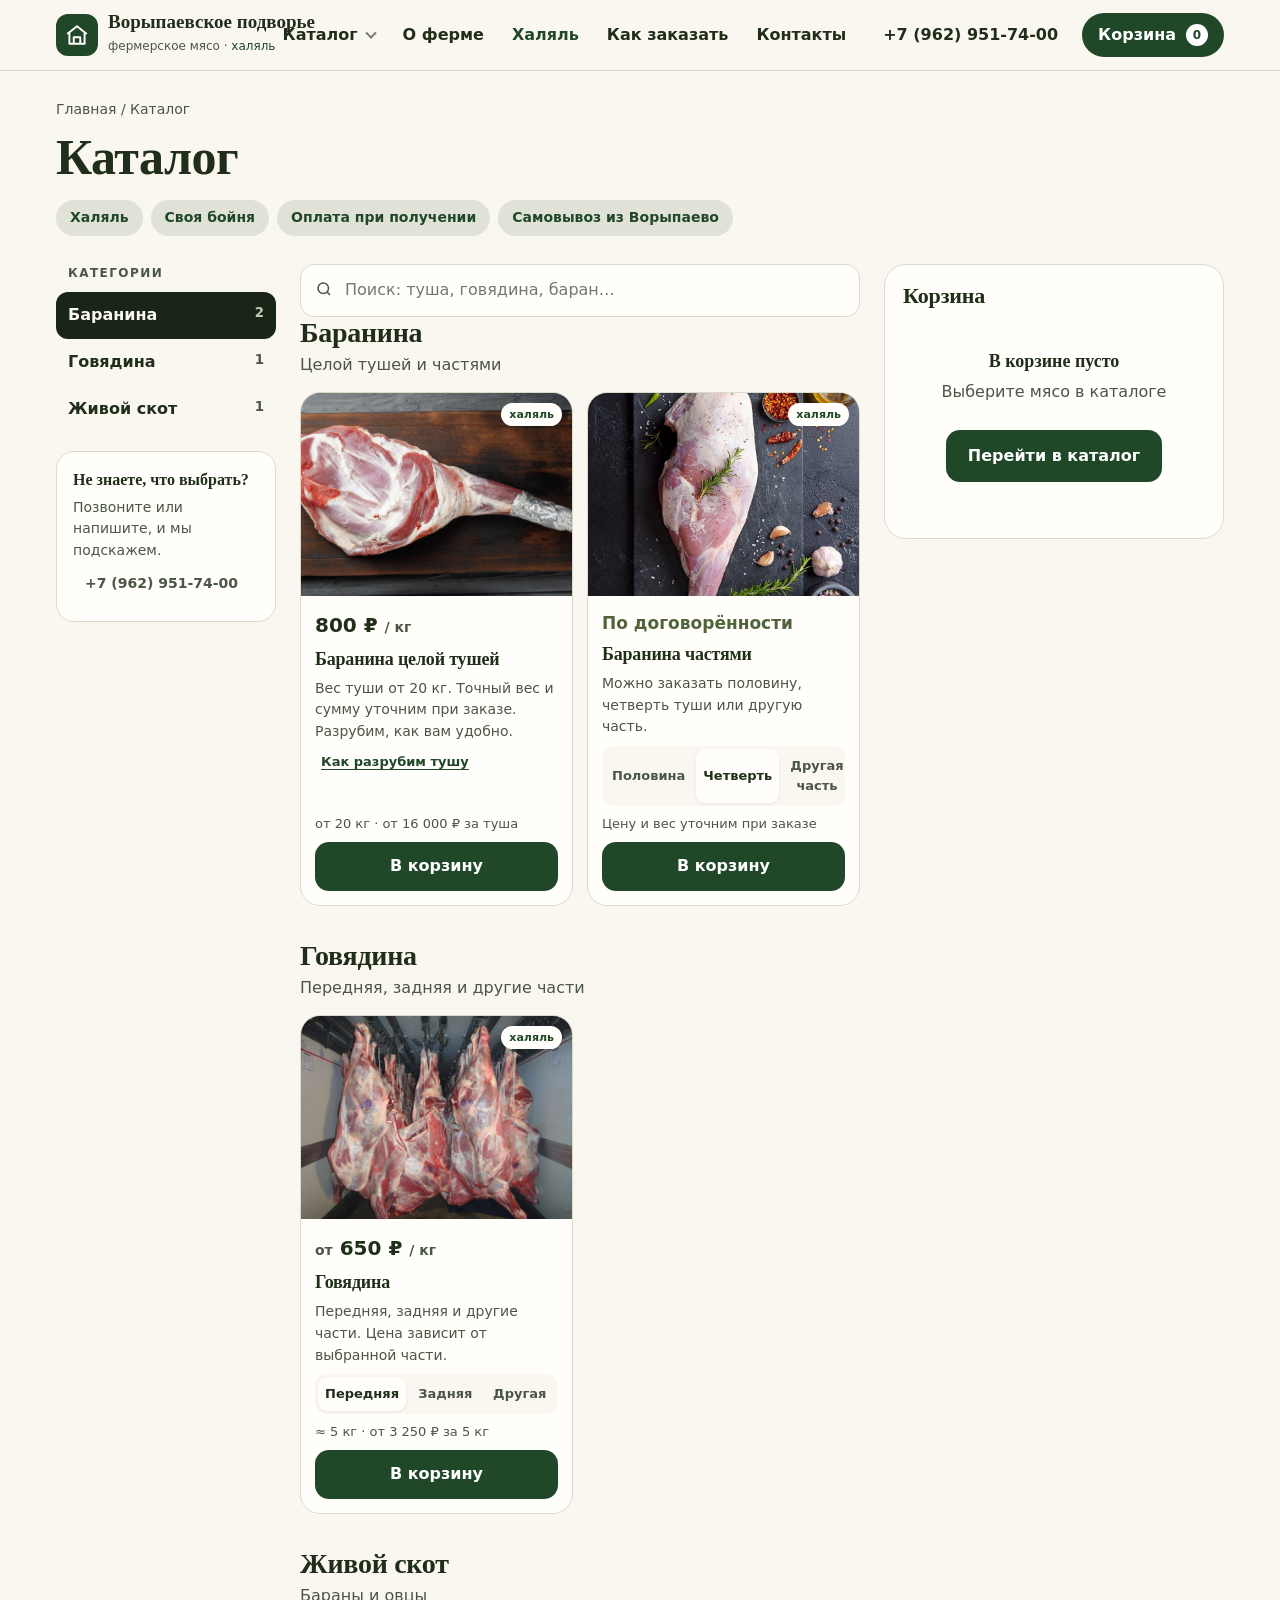
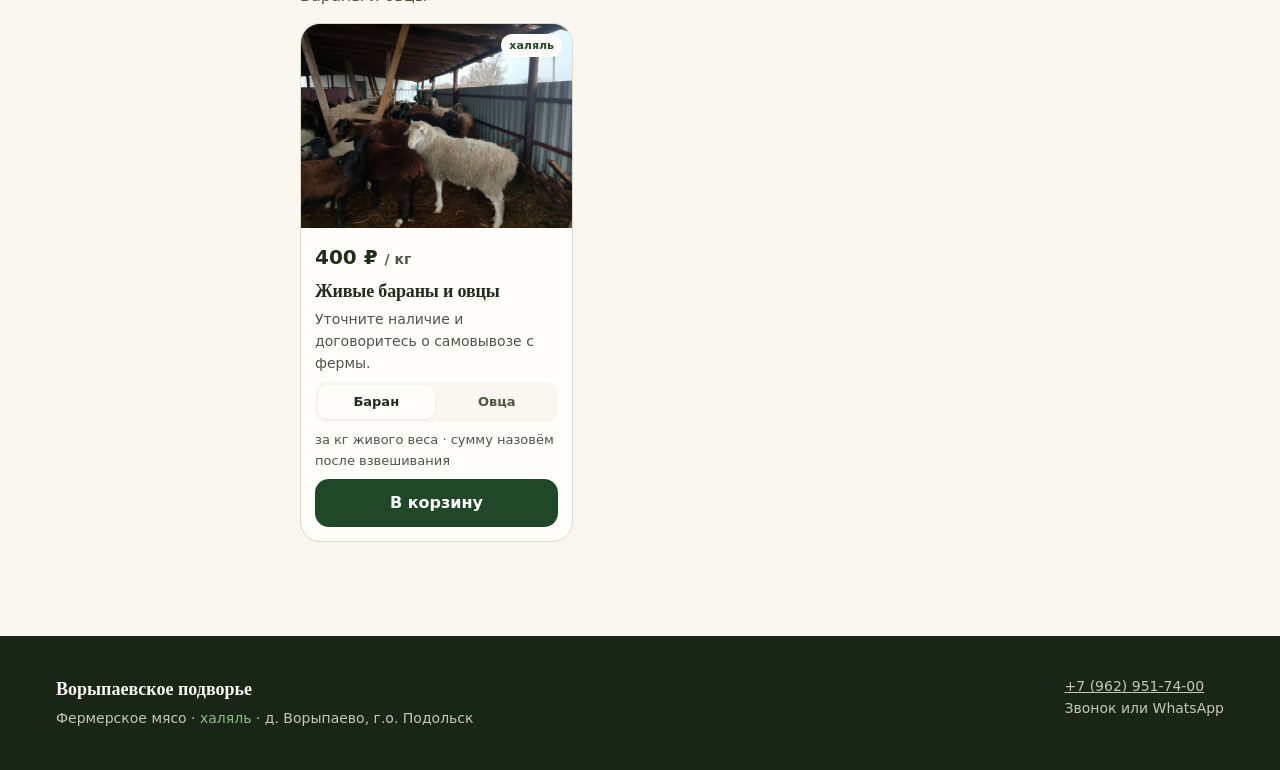
<file: site/catalog.html>
<!doctype html>
<html lang="ru">
<head>
<meta charset="utf-8">
<meta name="viewport" content="width=device-width, initial-scale=1, viewport-fit=cover">
<title>Каталог — Ворыпаевское подворье</title>
<meta name="description" content="Каталог фермерского мяса халяль: баранина целой тушей и частями, говядина, живые бараны и овцы. Цены, корзина и заказ в WhatsApp.">
<meta name="theme-color" content="#204828">
<link rel="icon" href="favicon.svg" type="image/svg+xml">
<meta property="og:type" content="website">
<meta property="og:locale" content="ru_RU">
<meta property="og:title" content="Каталог — Ворыпаевское подворье">
<meta property="og:description" content="Каталог фермерского мяса халяль: баранина целой тушей и частями, говядина, живые бараны и овцы. Цены, корзина и заказ в WhatsApp.">
<meta property="og:image" content="img/sheep.jpg">
<link rel="stylesheet" href="css/style.css">
<style>
  .chead { padding-top: 28px; padding-bottom: 8px; }
  .crumbs { font-size: 14px; color: var(--muted); }
  .crumbs a { text-decoration: none; }
  .chead h1 { font-size: clamp(32px, 4.4vw, 50px); margin: 8px 0 14px; }
  .perks { display: flex; gap: 8px; flex-wrap: wrap; }
  .perks span { background: color-mix(in srgb, var(--acc) 12%, var(--bg)); color: var(--acc); border-radius: 99px; padding: 7px 14px; font-size: 14px; font-weight: 700; }

  .layout { display: grid; grid-template-columns: 220px 1fr 340px; gap: 24px; align-items: start; padding-top: 20px; padding-bottom: 60px; }
  .layout > * { min-width: 0; }
  .side { position: sticky; top: 16px; display: flex; flex-direction: column; gap: 2px; }
  .side .ttl { font-size: 12px; text-transform: uppercase; letter-spacing: .12em; color: var(--muted); font-weight: 700; padding: 0 12px 8px; }
  .side a { display: flex; justify-content: space-between; padding: 11px 12px; border-radius: 12px; text-decoration: none; font-weight: 600; }
  .side a small { color: var(--muted); }
  .side a:hover { background: var(--soft); }
  .side a.on { background: var(--deep); color: var(--deep-ink); }
  .side a.on small { color: var(--deep-muted); }
  .side .help { margin-top: 16px; background: var(--surface); border: 1px solid var(--line); border-radius: 18px; padding: 16px; font-size: 14px; color: var(--muted); }
  .side .help b { color: var(--ink); display: block; margin-bottom: 4px; font-family: var(--serif); font-size: 16px; }

  .search { position: relative; margin-bottom: 12px; }
  .search input { width: 100%; border: 1px solid var(--line); background: var(--surface); border-radius: 14px; padding: 13px 16px 13px 44px; font: inherit; color: var(--ink); }
  .search svg { position: absolute; left: 15px; top: 50%; transform: translateY(-50%); width: 18px; color: var(--muted); }
  .chips { display: none; }
  .sect { scroll-margin-top: 20px; margin-bottom: 34px; }
  .sect h2 { font-size: 28px; margin-bottom: 4px; }
  .sect .hint { color: var(--muted); margin: 0 0 14px; }
  .nores { padding: 40px; text-align: center; color: var(--muted); }

  .cartcol { position: sticky; top: 16px; background: var(--surface); border: 1px solid var(--line); border-radius: 22px; padding: 18px 18px 16px; display: flex; flex-direction: column; max-height: calc(100vh - 32px); }
  .cartcol h3 { font-size: 22px; }
  .cartcol .cl { overflow: auto; flex: 1; margin: 0 -4px; padding: 0 4px; }
  .cartcol .cf { border-top: 1px solid var(--line); padding-top: 12px; margin-top: 8px; }

  @media (max-width: 1100px) { .layout { grid-template-columns: 200px 1fr; } .cartcol { display: none; } }
  @media (max-width: 1020px) {
    .layout { grid-template-columns: 1fr; padding-top: 8px; }
    .side { display: none; }
    .chips { display: flex; gap: 6px; overflow-x: auto; position: sticky; top: 0; z-index: 20; background: var(--bg); margin: 0 -16px 10px; padding: 8px 16px; scrollbar-width: none; }
    .chips::-webkit-scrollbar { display: none; }
    .chips a { flex: none; background: var(--surface); border: 1px solid var(--line); border-radius: 99px; padding: 8px 16px; text-decoration: none; font-weight: 700; font-size: 14px; }
    .chips a.on { background: var(--deep); color: var(--deep-ink); border-color: var(--deep); }
    .sect { scroll-margin-top: 70px; }
  }
</style>
</head>
<body data-page="catalog">

<div class="wrap chead">
  <div class="crumbs"><a href="index.html">Главная</a> / Каталог</div>
  <h1>Каталог</h1>
  <div class="perks"><span>Халяль</span><span>Своя бойня</span><span>Оплата при получении</span><span>Самовывоз из Ворыпаево</span></div>
</div>

<div class="wrap layout">
  <aside class="side">
    <span class="ttl">Категории</span>
    <div id="side"></div>
    <div class="help"><b>Не знаете, что выбрать?</b>Позвоните или напишите, и мы подскажем.<br><a href="tel:+79629517400">+7 (962) 951-74-00</a></div>
  </aside>

  <main>
    <label class="search"><svg viewBox="0 0 24 24" fill="none" stroke="currentColor" stroke-width="2"><circle cx="11" cy="11" r="7"/><path d="m20 20-3.5-3.5"/></svg><input id="q" placeholder="Поиск: туша, говядина, баран…"></label>
    <nav class="chips" id="chips"></nav>
    <div id="list"></div>
  </main>

  <aside class="cartcol">
    <h3>Корзина</h3>
    <div class="cl" data-cart-list></div>
    <div class="cf" data-cart-foot></div>
  </aside>
</div>

<footer class="ft"><div class="wrap">
  <div><b>Ворыпаевское подворье</b>Фермерское мясо · <span class="hl-l">халяль</span> · д. Ворыпаево, г.о. Подольск</div>
  <div><a href="tel:+79629517400">+7 (962) 951-74-00</a><br>Звонок или WhatsApp</div>
</div></footer>

<script src="js/data.js?v=20261110-photos"></script>
<script src="js/cart.js"></script>
<script src="js/version.js"></script>
<script src="js/app.js?v=20261110-photos"></script>
<script>
const { card, onRender, $, $$ } = App;
let q = "";
$("#side").innerHTML = CATEGORIES.map((c, i) => `<a href="#c-${c.id}" data-cat="${c.id}" class="${i ? "" : "on"}">${c.title}<small>${PRODUCTS.filter((p) => p.cat === c.id).length}</small></a>`).join("");
$("#chips").innerHTML = CATEGORIES.map((c, i) => `<a href="#c-${c.id}" data-cat="${c.id}" class="${i ? "" : "on"}">${c.title}</a>`).join("");
$("#q").addEventListener("input", (e) => { q = e.target.value.trim().toLowerCase(); draw(); });

const io = new IntersectionObserver((es) => es.forEach((en) => {
  if (!en.isIntersecting) return;
  const id = en.target.dataset.cat;
  $$("#side a, #chips a").forEach((a) => a.classList.toggle("on", a.dataset.cat === id));
  const chip = $(`#chips [data-cat="${id}"]`);
  if (chip && getComputedStyle($("#chips")).display !== "none") $("#chips").scrollTo({ left: chip.offsetLeft - 16, behavior: "smooth" });
}), { rootMargin: "-35% 0px -55% 0px" });

function draw() {
  const html = CATEGORIES.map((c) => {
    const ps = PRODUCTS.filter((p) => p.cat === c.id && (!q || (p.title + " " + p.short).toLowerCase().includes(q)));
    if (!ps.length) return "";
    return `<section class="sect" id="c-${c.id}" data-cat="${c.id}"><h2>${c.title}</h2><p class="hint">${c.hint}</p><div class="pgrid">${ps.map(card).join("")}</div></section>`;
  }).join("");
  $("#list").innerHTML = html || `<div class="nores">По запросу «${q}» ничего не нашли. Позвоните, и мы подскажем.</div>`;
  $$(".sect").forEach((s) => io.observe(s));
}
onRender(draw);
if (location.hash) setTimeout(() => { const el = document.querySelector(location.hash); el && el.scrollIntoView(); }, 50);
</script>
</body>
</html>
</file>
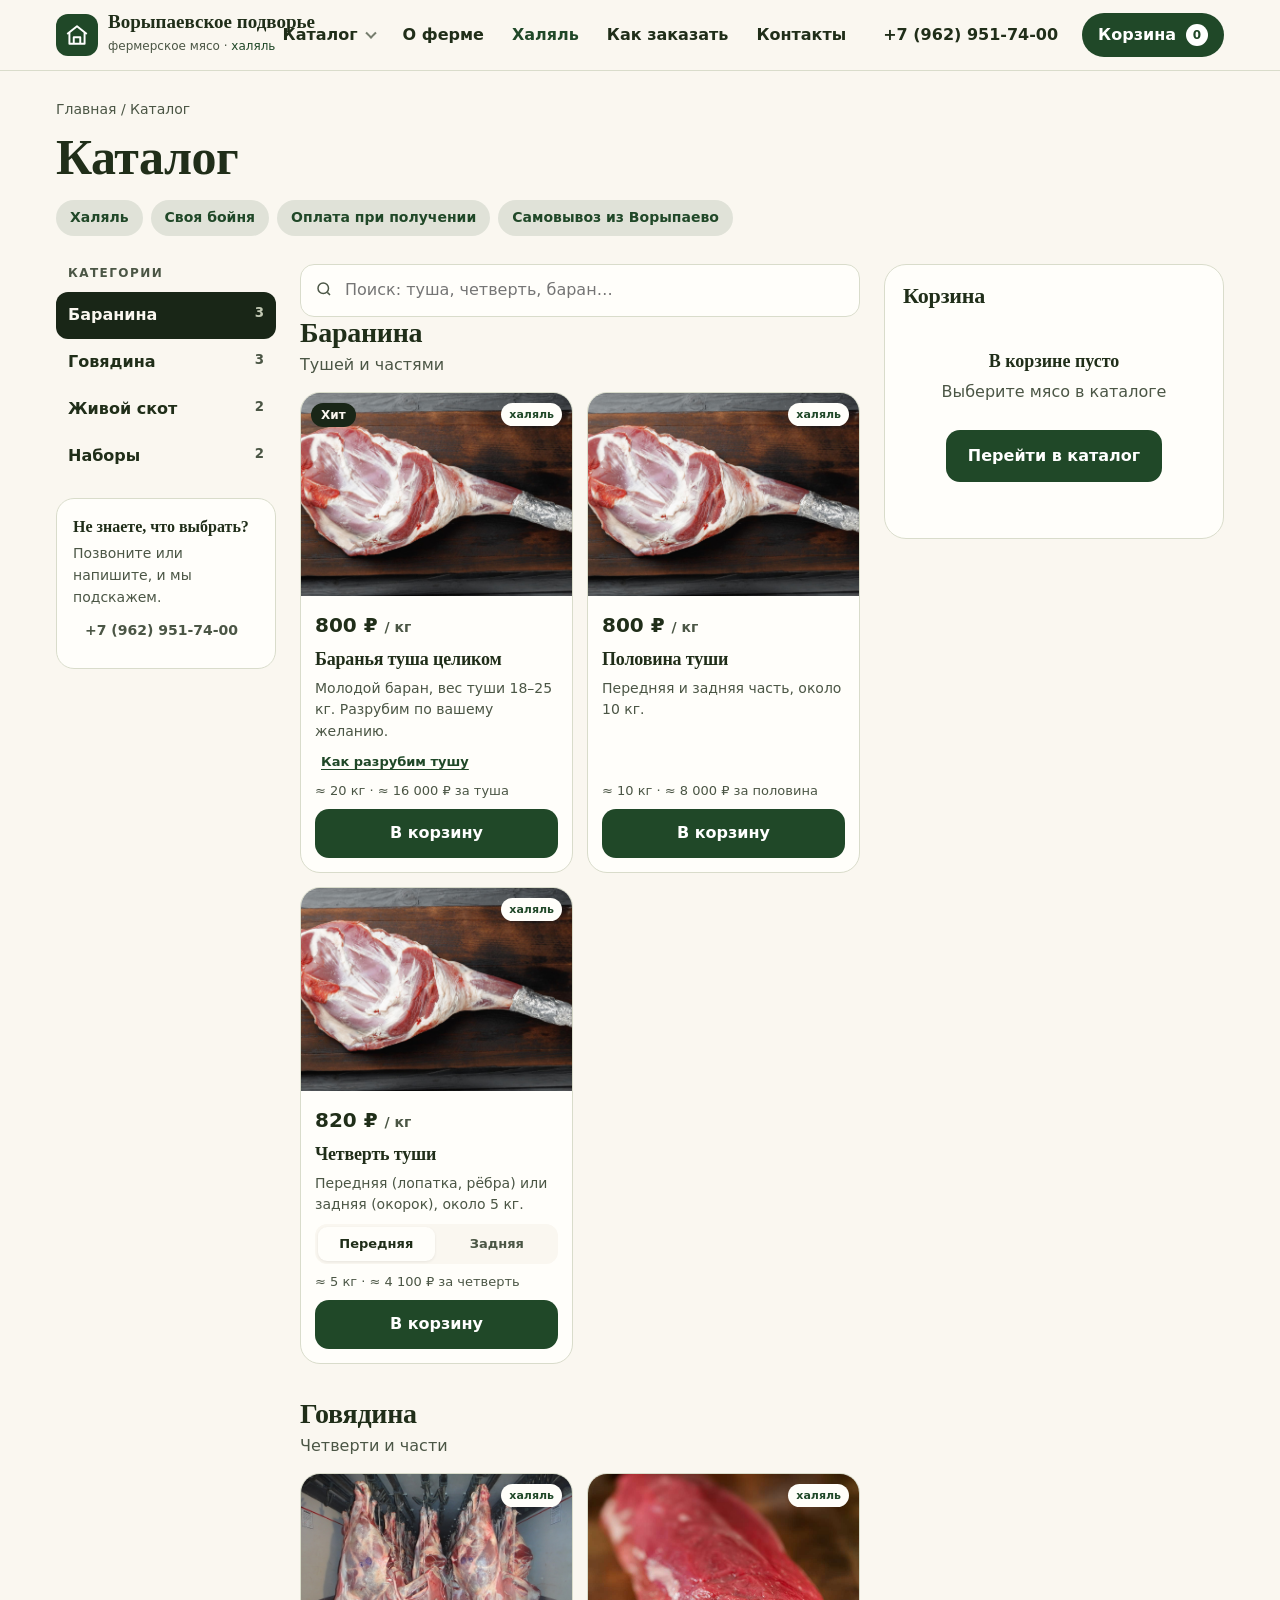
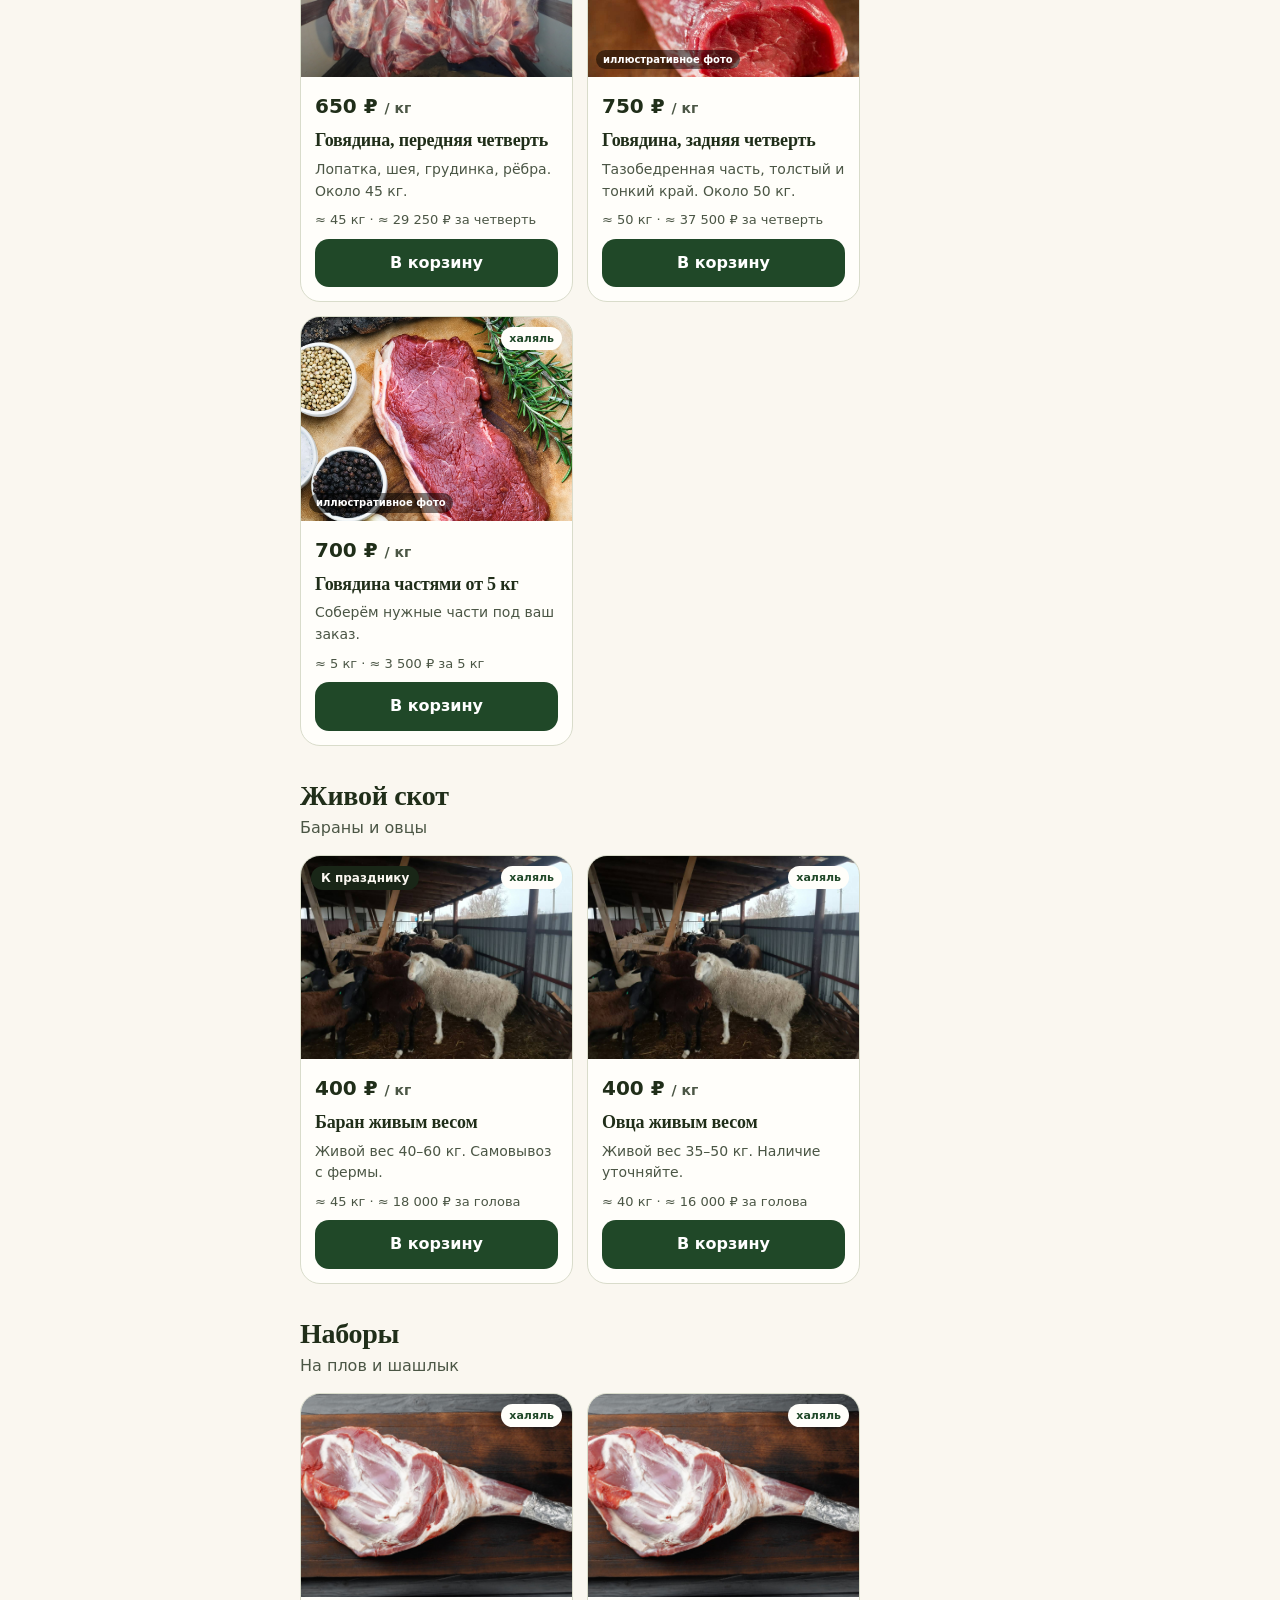
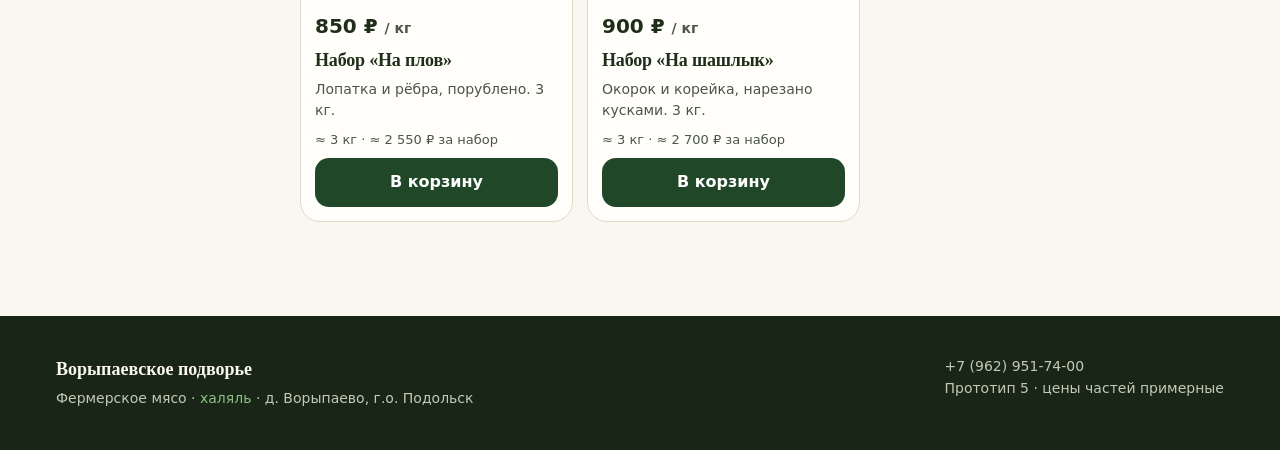
<file: prototypes/v5-hybrid/catalog.html>
<!doctype html>
<html lang="ru">
<head>
<meta charset="utf-8">
<meta name="viewport" content="width=device-width, initial-scale=1, viewport-fit=cover">
<title>Каталог — Ворыпаевское подворье, прототип 5</title>
<link rel="stylesheet" href="style.css">
<style>
  .chead { padding-top: 28px; padding-bottom: 8px; }
  .crumbs { font-size: 14px; color: var(--muted); }
  .crumbs a { text-decoration: none; }
  .chead h1 { font-size: clamp(32px, 4.4vw, 50px); margin: 8px 0 14px; }
  .perks { display: flex; gap: 8px; flex-wrap: wrap; }
  .perks span { background: color-mix(in srgb, var(--acc) 12%, var(--bg)); color: var(--acc); border-radius: 99px; padding: 7px 14px; font-size: 14px; font-weight: 700; }

  .layout { display: grid; grid-template-columns: 220px 1fr 340px; gap: 24px; align-items: start; padding-top: 20px; padding-bottom: 60px; }
  .layout > * { min-width: 0; }
  .side { position: sticky; top: 16px; display: flex; flex-direction: column; gap: 2px; }
  .side .ttl { font-size: 12px; text-transform: uppercase; letter-spacing: .12em; color: var(--muted); font-weight: 700; padding: 0 12px 8px; }
  .side a { display: flex; justify-content: space-between; padding: 11px 12px; border-radius: 12px; text-decoration: none; font-weight: 600; }
  .side a small { color: var(--muted); }
  .side a:hover { background: var(--soft); }
  .side a.on { background: var(--deep); color: var(--deep-ink); }
  .side a.on small { color: var(--deep-muted); }
  .side .help { margin-top: 16px; background: var(--surface); border: 1px solid var(--line); border-radius: 18px; padding: 16px; font-size: 14px; color: var(--muted); }
  .side .help b { color: var(--ink); display: block; margin-bottom: 4px; font-family: var(--serif); font-size: 16px; }

  .search { position: relative; margin-bottom: 12px; }
  .search input { width: 100%; border: 1px solid var(--line); background: var(--surface); border-radius: 14px; padding: 13px 16px 13px 44px; font: inherit; color: var(--ink); }
  .search svg { position: absolute; left: 15px; top: 50%; transform: translateY(-50%); width: 18px; color: var(--muted); }
  .chips { display: none; }
  .sect { scroll-margin-top: 20px; margin-bottom: 34px; }
  .sect h2 { font-size: 28px; margin-bottom: 4px; }
  .sect .hint { color: var(--muted); margin: 0 0 14px; }
  .nores { padding: 40px; text-align: center; color: var(--muted); }

  .cartcol { position: sticky; top: 16px; background: var(--surface); border: 1px solid var(--line); border-radius: 22px; padding: 18px 18px 16px; display: flex; flex-direction: column; max-height: calc(100vh - 32px); }
  .cartcol h3 { font-size: 22px; }
  .cartcol .cl { overflow: auto; flex: 1; margin: 0 -4px; padding: 0 4px; }
  .cartcol .cf { border-top: 1px solid var(--line); padding-top: 12px; margin-top: 8px; }

  @media (max-width: 1100px) { .layout { grid-template-columns: 200px 1fr; } .cartcol { display: none; } }
  @media (max-width: 1020px) {
    .layout { grid-template-columns: 1fr; padding-top: 8px; }
    .side { display: none; }
    .chips { display: flex; gap: 6px; overflow-x: auto; position: sticky; top: 0; z-index: 20; background: var(--bg); margin: 0 -16px 10px; padding: 8px 16px; scrollbar-width: none; }
    .chips::-webkit-scrollbar { display: none; }
    .chips a { flex: none; background: var(--surface); border: 1px solid var(--line); border-radius: 99px; padding: 8px 16px; text-decoration: none; font-weight: 700; font-size: 14px; }
    .chips a.on { background: var(--deep); color: var(--deep-ink); border-color: var(--deep); }
    .sect { scroll-margin-top: 70px; }
  }
</style>
</head>
<body data-page="catalog">

<div class="wrap chead">
  <div class="crumbs"><a href="index.html">Главная</a> / Каталог</div>
  <h1>Каталог</h1>
  <div class="perks"><span>Халяль</span><span>Своя бойня</span><span>Оплата при получении</span><span>Самовывоз из Ворыпаево</span></div>
</div>

<div class="wrap layout">
  <aside class="side">
    <span class="ttl">Категории</span>
    <div id="side"></div>
    <div class="help"><b>Не знаете, что выбрать?</b>Позвоните или напишите, и мы подскажем.<br><a href="tel:+79629517400">+7 (962) 951-74-00</a></div>
  </aside>

  <main>
    <label class="search"><svg viewBox="0 0 24 24" fill="none" stroke="currentColor" stroke-width="2"><circle cx="11" cy="11" r="7"/><path d="m20 20-3.5-3.5"/></svg><input id="q" placeholder="Поиск: туша, четверть, баран…"></label>
    <nav class="chips" id="chips"></nav>
    <div id="list"></div>
  </main>

  <aside class="cartcol">
    <h3>Корзина</h3>
    <div class="cl" data-cart-list></div>
    <div class="cf" data-cart-foot></div>
  </aside>
</div>

<footer class="ft"><div class="wrap">
  <div><b>Ворыпаевское подворье</b>Фермерское мясо · <span class="hl-l">халяль</span> · д. Ворыпаево, г.о. Подольск</div>
  <div>+7 (962) 951-74-00<br>Прототип 5 · цены частей примерные</div>
</div></footer>

<script src="../shared/data.js"></script>
<script src="../shared/cart.js"></script>
<script src="v5.js"></script>
<script>
const { card, onRender, $, $$ } = V5;
let q = "";
$("#side").innerHTML = CATEGORIES.map((c, i) => `<a href="#c-${c.id}" data-cat="${c.id}" class="${i ? "" : "on"}">${c.title}<small>${PRODUCTS.filter((p) => p.cat === c.id).length}</small></a>`).join("");
$("#chips").innerHTML = CATEGORIES.map((c, i) => `<a href="#c-${c.id}" data-cat="${c.id}" class="${i ? "" : "on"}">${c.title}</a>`).join("");
$("#q").addEventListener("input", (e) => { q = e.target.value.trim().toLowerCase(); draw(); });

const io = new IntersectionObserver((es) => es.forEach((en) => {
  if (!en.isIntersecting) return;
  const id = en.target.dataset.cat;
  $$("#side a, #chips a").forEach((a) => a.classList.toggle("on", a.dataset.cat === id));
  const chip = $(`#chips [data-cat="${id}"]`);
  if (chip && getComputedStyle($("#chips")).display !== "none") $("#chips").scrollTo({ left: chip.offsetLeft - 16, behavior: "smooth" });
}), { rootMargin: "-35% 0px -55% 0px" });

function draw() {
  const html = CATEGORIES.map((c) => {
    const ps = PRODUCTS.filter((p) => p.cat === c.id && (!q || (p.title + " " + p.short).toLowerCase().includes(q)));
    if (!ps.length) return "";
    return `<section class="sect" id="c-${c.id}" data-cat="${c.id}"><h2>${c.title}</h2><p class="hint">${c.hint}</p><div class="pgrid">${ps.map(card).join("")}</div></section>`;
  }).join("");
  $("#list").innerHTML = html || `<div class="nores">По запросу «${q}» ничего не нашли. Позвоните, и мы подскажем.</div>`;
  $$(".sect").forEach((s) => io.observe(s));
}
onRender(draw);
if (location.hash) setTimeout(() => { const el = document.querySelector(location.hash); el && el.scrollIntoView(); }, 50);
</script>
</body>
</html>
</file>
<file: site/css/style.css>
/* Ворыпаевское подворье — стили сайта. Цвета и шрифты как у vorypaevo-farm.vercel.app */
:root, [data-palette] {
  --bg: #faf7f0; --surface: #fffefa; --soft: #eceFe2; --ink: #202e19; --muted: #4b5645; --line: #d9dccb;
  --acc: #204828; --acc-hover: #18361e; --acc-ink: #fff; --olive: #52633c;
  --deep: #192617; --deep-ink: #faf7f0; --deep-muted: #c2c9b4; --gold: #b9c49a;
  --halal: #204828; --halal-light: #8cc084;
  --serif: Georgia, "Times New Roman", serif; --sans: system-ui, -apple-system, "Segoe UI", sans-serif;
}
* { box-sizing: border-box; -webkit-tap-highlight-color: transparent; }
html { scroll-behavior: smooth; overflow-x: clip; touch-action: manipulation; -webkit-text-size-adjust: 100%; text-size-adjust: 100%; }
body { overflow-x: clip; }
button, a, input, label { touch-action: manipulation; }
/* Поля ввода не меньше 16px, иначе iPhone приближает страницу при касании */
input, textarea, select { font-size: 16px !important; }
body { margin: 0; background: var(--bg); color: var(--ink); font: 16px/1.55 var(--sans); transition: background .3s; }
body.lock { overflow: hidden; }
a { color: inherit; }
button { font: inherit; color: inherit; cursor: pointer; border: 0; background: none; }
img { display: block; max-width: 100%; }
h1, h2, h3 { font-family: var(--serif); font-weight: 700; margin: 0; line-height: 1.15; letter-spacing: -.01em; }
.wrap { max-width: 1200px; margin: 0 auto; padding: 0 16px; }
.btn { display: inline-flex; align-items: center; justify-content: center; gap: 8px; padding: 14px 22px; border-radius: 14px; font-weight: 700; text-decoration: none; transition: background .15s, transform .1s; }
.btn:active { transform: scale(.98); }
.btn.acc { background: var(--acc); color: var(--acc-ink); }
.btn.acc:hover { background: var(--acc-hover); }
.btn.line { border: 1.5px solid currentColor; }
.btn.light { background: var(--surface); color: var(--ink); }
.kicker { font-size: 13px; letter-spacing: .14em; text-transform: uppercase; font-weight: 750; color: var(--olive); }

/* Заглушка под реальный контент */
.stub { border: 2px dashed var(--acc); border-radius: 14px; padding: 12px 14px; color: var(--acc); font-size: 13px; font-weight: 600; background: color-mix(in srgb, var(--acc) 6%, transparent); }
.ph { background: linear-gradient(135deg, var(--soft), color-mix(in srgb, var(--soft) 70%, var(--acc) 30%)); display: grid; place-items: center; color: color-mix(in srgb, var(--ink) 55%, transparent); font-size: 13px; font-weight: 700; text-align: center; padding: 10px; position: relative; }

/* шапка */
.hdr { position: relative; z-index: 40; background: var(--bg); border-bottom: 1px solid var(--line); }
.hdr .wrap { display: flex; align-items: center; gap: 24px; height: 70px; }
.logo { display: flex; align-items: center; gap: 10px; text-decoration: none; min-width: 0; }
.logo > span:last-child { min-width: 0; }
.logo .mk { flex: none; }
.logo .mk { width: 42px; height: 42px; border-radius: 12px; background: var(--acc); color: var(--acc-ink); display: grid; place-items: center; }
.logo .mk svg { width: 26px; height: 26px; }
.logo b { font-family: var(--serif); font-size: clamp(15px, 4.6vw, 19px); display: block; line-height: 1.1; white-space: nowrap; }
.logo small { font-size: 12px; color: var(--muted); white-space: nowrap; }
.nav { display: flex; gap: 2px; flex: 1; }
.nav > a, .nav .dd > button { padding: 10px 13px; border-radius: 10px; text-decoration: none; font-weight: 600; white-space: nowrap; }
.nav > a:hover, .nav .dd > button:hover, .nav .dd.open > button { background: var(--soft); }
.nav > a.on { color: var(--acc); }
.dd { position: relative; }
.dd > button::after { content: ""; display: inline-block; width: 6px; height: 6px; border-right: 2px solid; border-bottom: 2px solid; transform: rotate(45deg) translate(-2px, -2px); margin-left: 9px; opacity: .6; }
.mega { position: absolute; top: calc(100% + 10px); left: 0; width: 540px; background: var(--surface); border: 1px solid var(--line); border-radius: 18px; padding: 10px; display: grid; grid-template-columns: 1fr 1fr; gap: 4px; box-shadow: 0 24px 50px rgba(60,40,20,.16); opacity: 0; pointer-events: none; transform: translateY(-6px); transition: .18s; }
.dd.open .mega { opacity: 1; pointer-events: auto; transform: none; }
.mega a { display: block; padding: 14px; border-radius: 12px; text-decoration: none; }
.mega a:hover { background: var(--soft); }
.mega b { display: block; }
.mega small { color: var(--muted); }
.mega .all { grid-column: 1 / -1; text-align: center; font-weight: 700; color: var(--acc); background: var(--bg); }
.hcall { font-weight: 700; text-decoration: none; white-space: nowrap; }
.hcart { display: flex; align-items: center; gap: 10px; background: var(--acc); color: var(--acc-ink); padding: 10px 16px; border-radius: 999px; font-weight: 700; white-space: nowrap; }
.hcart .n { background: var(--acc-ink); color: var(--acc); min-width: 22px; height: 22px; border-radius: 99px; display: grid; place-items: center; font-size: 12px; padding: 0 6px; }
.burger { display: none; flex: none; width: 44px; height: 44px; border-radius: 12px; border: 1px solid var(--line); margin-left: auto; }
.burger i, .burger i::before, .burger i::after { content: ""; display: block; width: 18px; height: 2px; background: var(--ink); margin: auto; position: relative; }
.burger i::before { position: absolute; top: -6px; } .burger i::after { position: absolute; top: 6px; }
@media (max-width: 1020px) { .nav, .hcall, .hcart { display: none; } .burger { display: block; } }

.mnav { position: fixed; inset: 0; z-index: 70; background: var(--bg); padding: 12px 16px 30px; overflow: auto; display: none; }
.mnav.open { display: block; }
.mnav .top { display: flex; justify-content: space-between; align-items: center; height: 54px; }
.x { width: 44px; height: 44px; border-radius: 12px; background: var(--soft); font-size: 22px; }
.mnav h4 { font-size: 12px; letter-spacing: .14em; text-transform: uppercase; color: var(--muted); margin: 20px 0 8px; }
.mnav .cat { display: flex; justify-content: space-between; align-items: center; background: var(--surface); border: 1px solid var(--line); border-radius: 14px; padding: 14px 16px; text-decoration: none; margin-bottom: 8px; }
.mnav .cat small { display: block; color: var(--muted); }
.mnav .pl { display: block; padding: 14px 2px; border-bottom: 1px solid var(--line); text-decoration: none; font-size: 18px; font-family: var(--serif); }

/* карточка товара */
.pgrid { display: grid; grid-template-columns: repeat(auto-fill, minmax(230px, 1fr)); gap: 14px; }
.pc { background: var(--surface); border: 1px solid var(--line); border-radius: 20px; overflow: hidden; display: flex; flex-direction: column; }
.pc .ph { aspect-ratio: 4 / 3; }
.pc .ph { overflow: hidden; }
.pc .ph img { position: absolute; inset: 0; width: 100%; height: 100%; object-fit: cover; }
.pc .ph .ill { position: absolute; left: 8px; bottom: 8px; z-index: 1; background: rgba(0,0,0,.5); color: #fff; font-size: 10px; font-weight: 600; padding: 2px 7px; border-radius: 99px; }
.pc .badge, .pc .hal { z-index: 1; }
.pc .hal { background: var(--surface) !important; color: var(--halal) !important; font-weight: 800 !important; }
.hl { color: var(--halal) !important; }
.hl-l { color: var(--halal-light) !important; }
.nav > a.hl { font-weight: 700; }
.pc .badge { position: absolute; top: 10px; left: 10px; background: var(--deep); color: var(--deep-ink); font-size: 12px; padding: 3px 10px; border-radius: 99px; }
.pc .hal { position: absolute; top: 10px; right: 10px; background: var(--surface); color: var(--ink); font-size: 11px; padding: 3px 8px; border-radius: 99px; font-weight: 700; }
.pc .b { padding: 14px; display: flex; flex-direction: column; gap: 8px; flex: 1; }
.pc .pr { font-weight: 800; font-size: 20px; }
.pc .pr small { color: var(--muted); font-weight: 600; font-size: 14px; }
.pc h3 { font-size: 18px; }
.pc p { margin: 0; color: var(--muted); font-size: 14px; }
.pc .apx { color: var(--muted); font-size: 13px; margin-top: auto; }
.pc .opts { display: flex; gap: 4px; background: var(--bg); border-radius: 12px; padding: 3px; }
.pc .opts button { flex: 1; padding: 7px; border-radius: 9px; font-size: 13px; font-weight: 700; color: var(--muted); }
.pc .opts button.on { background: var(--surface); color: var(--ink); box-shadow: 0 1px 3px rgba(0,0,0,.08); }
.pc .schema { font-size: 13px; color: var(--acc); font-weight: 700; text-decoration: underline; text-underline-offset: 3px; align-self: flex-start; }
.add { background: var(--acc); color: var(--acc-ink); border-radius: 14px; padding: 12px; font-weight: 700; }
.add:hover { background: var(--acc-hover); }
.stp { display: flex; align-items: center; justify-content: space-between; background: var(--soft); border-radius: 14px; }
.stp button { width: 46px; height: 44px; font-size: 20px; font-weight: 700; }
.stp span { font-weight: 800; }
.stp span small { font-weight: 600; color: var(--muted); }
@media (max-width: 560px) {
  .pgrid { grid-template-columns: repeat(2, minmax(0, 1fr)); gap: 10px; }
  .pc { min-width: 0; }
  .pc .b { padding: 10px; }
  .pc .opts button { padding: 7px 2px; font-size: 12px; }
  .stp span small { display: none; }
  .stp button { width: 38px; }
  .add { padding: 11px 6px; }
  .pc h3 { font-size: 15px; }
  .pc p { display: none; }
  .pc .pr { font-size: 17px; }
}

/* корзина (общий блок) */
.ci { display: grid; grid-template-columns: 1fr auto; gap: 4px 10px; padding: 14px 0; border-bottom: 1px solid var(--line); }
.ci .t { font-weight: 700; }
.ci small { color: var(--muted); }
.ci .s { font-weight: 700; text-align: right; }
.ci .mini { display: flex; align-items: center; background: var(--soft); border-radius: 10px; justify-self: start; }
.ci .mini button { width: 34px; height: 36px; font-weight: 800; }
.ci .mini span { min-width: 18px; text-align: center; font-weight: 800; }
.ci .rm { font-size: 13px; color: var(--muted); text-decoration: underline; justify-self: end; }
.cform { display: grid; gap: 10px; padding-top: 16px; }
.seg { display: grid; grid-template-columns: 1fr 1fr; background: var(--soft); border-radius: 14px; padding: 4px; }
.seg button { padding: 10px; border-radius: 11px; font-weight: 700; font-size: 14px; color: var(--muted); }
.seg button.on { background: var(--surface); color: var(--ink); box-shadow: 0 1px 4px rgba(0,0,0,.08); }
.cform label { display: grid; gap: 5px; font-size: 13px; color: var(--muted); }
.cform input { border: 1px solid var(--line); background: var(--surface); border-radius: 12px; padding: 12px; font: inherit; color: var(--ink); width: 100%; }
.ctot { display: flex; justify-content: space-between; align-items: baseline; }
.ctot b { font-family: var(--serif); font-size: 26px; }
.cnote { font-size: 13px; color: var(--muted); margin: 2px 0 12px; }
.wa { width: 100%; background: #25d366; color: #052e15; border-radius: 14px; padding: 15px; font-weight: 800; font-size: 16px; display: flex; align-items: center; justify-content: center; gap: 8px; }
.wa svg { width: 20px; height: 20px; }
.cempty { text-align: center; color: var(--muted); padding: 40px 10px; }
.cempty b { display: block; color: var(--ink); font-size: 18px; font-family: var(--serif); margin-bottom: 4px; }

/* выезжающая корзина: справа на ПК, снизу на телефоне */
.ovl { position: fixed; inset: 0; z-index: 80; background: rgba(40,25,15,.45); opacity: 0; pointer-events: none; transition: .25s; }
.ovl.open { opacity: 1; pointer-events: auto; }
.drawer { position: fixed; z-index: 90; top: 0; right: 0; bottom: 0; width: 430px; max-width: 100%; background: var(--surface); display: flex; flex-direction: column; transform: translateX(100%); transition: transform .3s cubic-bezier(.2,.8,.2,1); }
.drawer.open { transform: none; }
.drawer .grip { display: none; width: 44px; height: 5px; border-radius: 9px; background: var(--line); margin: 10px auto 0; }
.drawer .dh { display: flex; justify-content: space-between; align-items: center; padding: 14px 20px; border-bottom: 1px solid var(--line); }
.drawer .dh h3 { font-size: 24px; }
.drawer .ds { flex: 1; overflow: auto; padding: 0 20px; }
.drawer .df { border-top: 1px solid var(--line); padding: 14px 20px calc(14px + env(safe-area-inset-bottom)); }
@media (max-width: 1020px) {
  .drawer { top: auto; left: 0; width: 100%; height: 92dvh; border-radius: 24px 24px 0 0; transform: translateY(100%); }
  .drawer .grip { display: block; }
}

/* нижняя панель на телефоне */
.mbar { display: none; position: fixed; left: 0; right: 0; bottom: 0; z-index: 50; background: color-mix(in srgb, var(--surface) 96%, transparent); backdrop-filter: blur(12px); border-top: 1px solid var(--line); padding: 8px 10px calc(8px + env(safe-area-inset-bottom)); gap: 6px; }
.mbar a, .mbar button { display: flex; flex-direction: column; align-items: center; justify-content: center; gap: 2px; font-size: 11px; font-weight: 700; text-decoration: none; color: var(--muted); min-width: 58px; padding: 4px; }
.mbar svg { width: 22px; height: 22px; }
.mbar .on { color: var(--ink); }
.mbar .mc { flex: 1; min-width: 0; flex-direction: row; justify-content: space-between; gap: 6px; background: var(--acc); color: var(--acc-ink); border-radius: 14px; padding: 0 12px; font-size: 14px; white-space: nowrap; }
@media (max-width: 400px) { .mbar { gap: 2px; padding-left: 6px; padding-right: 6px; } .mbar a { min-width: 50px; } .mbar .mc small { display: none; } }
@media (max-width: 360px) { .mbar a { min-width: 44px; padding: 4px 2px; } .mbar .mc { padding: 0 10px; font-size: 13px; } }
.mbar .mc small { display: block; font-size: 11px; opacity: .85; font-weight: 600; text-align: left; }
@media (max-width: 1020px) { .mbar { display: flex; } body { padding-bottom: 76px; } }

/* окно со схемой */
.modal { position: fixed; inset: 0; z-index: 95; background: rgba(40,25,15,.5); display: none; align-items: center; justify-content: center; padding: 16px; }
.modal.open { display: flex; }
.modal .box { background: var(--surface); border-radius: 22px; max-width: 640px; width: 100%; padding: 20px; }
.modal .bh { display: flex; justify-content: space-between; align-items: center; margin-bottom: 6px; }
.modal p { color: var(--muted); margin: 0 0 10px; }
.chart .part { fill: var(--soft); stroke: var(--ink); stroke-width: 2.5; stroke-linejoin: round; }
.chart .part:hover { fill: var(--gold); }
.chart .body { fill: var(--surface); stroke: var(--ink); stroke-width: 2.5; stroke-linejoin: round; }
.chart text { font: 700 15px var(--sans); text-anchor: middle; pointer-events: none; fill: var(--ink); }
@media (max-width: 560px) { .chart text { font-size: 20px; } }

.toast { position: fixed; left: 50%; bottom: 96px; transform: translate(-50%, 16px); background: var(--deep); color: var(--deep-ink); padding: 12px 18px; border-radius: 999px; font-weight: 700; z-index: 99; opacity: 0; transition: .25s; pointer-events: none; white-space: nowrap; }
.toast.show { opacity: 1; transform: translate(-50%, 0); }


footer.ft { background: var(--deep); color: var(--deep-muted); padding: 40px 0; font-size: 14px; }
footer.ft .wrap { display: flex; justify-content: space-between; gap: 20px; flex-wrap: wrap; }
footer.ft b { color: var(--deep-ink); font-family: var(--serif); font-size: 18px; display: block; margin-bottom: 4px; }

/* цена «по договорённости», заглушка фото */
.pc .pr-na { font-size: 17px; color: var(--olive); }
.pc .pr small:first-child { font-weight: 600; color: var(--muted); }
.pc .noimg { color: var(--muted); }
.ci .s small { color: var(--muted); font-weight: 600; }
.illu { position: absolute; right: 12px; top: 12px; background: rgba(0,0,0,.45); color: #fff; font-size: 11px; padding: 3px 9px; border-radius: 99px; }
body.lock .toast { display: none; }
footer.ft .ver { flex-basis: 100%; font-size: 12px; opacity: .6; }
footer.ft .ver a { color: inherit; }
</file>
<file: prototypes/v5-hybrid/style.css>
/* Прототип 5: общие стили для главной и каталога.
   Цвета и шрифты взяты с первого первоисточника (vorypaevo-farm.vercel.app). */
:root, [data-palette] {
  --bg: #faf7f0; --surface: #fffefa; --soft: #eceFe2; --ink: #202e19; --muted: #4b5645; --line: #d9dccb;
  --acc: #204828; --acc-hover: #18361e; --acc-ink: #fff; --olive: #52633c;
  --deep: #192617; --deep-ink: #faf7f0; --deep-muted: #c2c9b4; --gold: #b9c49a;
  --halal: #204828; --halal-light: #8cc084;
  --serif: Georgia, "Times New Roman", serif; --sans: system-ui, -apple-system, "Segoe UI", sans-serif;
}
* { box-sizing: border-box; -webkit-tap-highlight-color: transparent; }
html { scroll-behavior: smooth; overflow-x: clip; touch-action: manipulation; -webkit-text-size-adjust: 100%; text-size-adjust: 100%; }
body { overflow-x: clip; }
button, a, input, label { touch-action: manipulation; }
/* Поля ввода не меньше 16px, иначе iPhone приближает страницу при касании */
input, textarea, select { font-size: 16px !important; }
body { margin: 0; background: var(--bg); color: var(--ink); font: 16px/1.55 var(--sans); transition: background .3s; }
body.lock { overflow: hidden; }
a { color: inherit; }
button { font: inherit; color: inherit; cursor: pointer; border: 0; background: none; }
img { display: block; max-width: 100%; }
h1, h2, h3 { font-family: var(--serif); font-weight: 700; margin: 0; line-height: 1.15; letter-spacing: -.01em; }
.wrap { max-width: 1200px; margin: 0 auto; padding: 0 16px; }
.btn { display: inline-flex; align-items: center; justify-content: center; gap: 8px; padding: 14px 22px; border-radius: 14px; font-weight: 700; text-decoration: none; transition: background .15s, transform .1s; }
.btn:active { transform: scale(.98); }
.btn.acc { background: var(--acc); color: var(--acc-ink); }
.btn.acc:hover { background: var(--acc-hover); }
.btn.line { border: 1.5px solid currentColor; }
.btn.light { background: var(--surface); color: var(--ink); }
.kicker { font-size: 13px; letter-spacing: .14em; text-transform: uppercase; font-weight: 750; color: var(--olive); }

/* Заглушка под реальный контент */
.stub { border: 2px dashed var(--acc); border-radius: 14px; padding: 12px 14px; color: var(--acc); font-size: 13px; font-weight: 600; background: color-mix(in srgb, var(--acc) 6%, transparent); }
.ph { background: linear-gradient(135deg, var(--soft), color-mix(in srgb, var(--soft) 70%, var(--acc) 30%)); display: grid; place-items: center; color: color-mix(in srgb, var(--ink) 55%, transparent); font-size: 13px; font-weight: 700; text-align: center; padding: 10px; position: relative; }

/* шапка */
.hdr { position: relative; z-index: 40; background: var(--bg); border-bottom: 1px solid var(--line); }
.hdr .wrap { display: flex; align-items: center; gap: 24px; height: 70px; }
.logo { display: flex; align-items: center; gap: 10px; text-decoration: none; min-width: 0; }
.logo > span:last-child { min-width: 0; }
.logo .mk { flex: none; }
.logo .mk { width: 42px; height: 42px; border-radius: 12px; background: var(--acc); color: var(--acc-ink); display: grid; place-items: center; }
.logo .mk svg { width: 26px; height: 26px; }
.logo b { font-family: var(--serif); font-size: clamp(15px, 4.6vw, 19px); display: block; line-height: 1.1; white-space: nowrap; }
.logo small { font-size: 12px; color: var(--muted); white-space: nowrap; }
.nav { display: flex; gap: 2px; flex: 1; }
.nav > a, .nav .dd > button { padding: 10px 13px; border-radius: 10px; text-decoration: none; font-weight: 600; white-space: nowrap; }
.nav > a:hover, .nav .dd > button:hover, .nav .dd.open > button { background: var(--soft); }
.nav > a.on { color: var(--acc); }
.dd { position: relative; }
.dd > button::after { content: ""; display: inline-block; width: 6px; height: 6px; border-right: 2px solid; border-bottom: 2px solid; transform: rotate(45deg) translate(-2px, -2px); margin-left: 9px; opacity: .6; }
.mega { position: absolute; top: calc(100% + 10px); left: 0; width: 540px; background: var(--surface); border: 1px solid var(--line); border-radius: 18px; padding: 10px; display: grid; grid-template-columns: 1fr 1fr; gap: 4px; box-shadow: 0 24px 50px rgba(60,40,20,.16); opacity: 0; pointer-events: none; transform: translateY(-6px); transition: .18s; }
.dd.open .mega { opacity: 1; pointer-events: auto; transform: none; }
.mega a { display: block; padding: 14px; border-radius: 12px; text-decoration: none; }
.mega a:hover { background: var(--soft); }
.mega b { display: block; }
.mega small { color: var(--muted); }
.mega .all { grid-column: 1 / -1; text-align: center; font-weight: 700; color: var(--acc); background: var(--bg); }
.hcall { font-weight: 700; text-decoration: none; white-space: nowrap; }
.hcart { display: flex; align-items: center; gap: 10px; background: var(--acc); color: var(--acc-ink); padding: 10px 16px; border-radius: 999px; font-weight: 700; white-space: nowrap; }
.hcart .n { background: var(--acc-ink); color: var(--acc); min-width: 22px; height: 22px; border-radius: 99px; display: grid; place-items: center; font-size: 12px; padding: 0 6px; }
.burger { display: none; flex: none; width: 44px; height: 44px; border-radius: 12px; border: 1px solid var(--line); margin-left: auto; }
.burger i, .burger i::before, .burger i::after { content: ""; display: block; width: 18px; height: 2px; background: var(--ink); margin: auto; position: relative; }
.burger i::before { position: absolute; top: -6px; } .burger i::after { position: absolute; top: 6px; }
@media (max-width: 1020px) { .nav, .hcall, .hcart { display: none; } .burger { display: block; } }

.mnav { position: fixed; inset: 0; z-index: 70; background: var(--bg); padding: 12px 16px 30px; overflow: auto; display: none; }
.mnav.open { display: block; }
.mnav .top { display: flex; justify-content: space-between; align-items: center; height: 54px; }
.x { width: 44px; height: 44px; border-radius: 12px; background: var(--soft); font-size: 22px; }
.mnav h4 { font-size: 12px; letter-spacing: .14em; text-transform: uppercase; color: var(--muted); margin: 20px 0 8px; }
.mnav .cat { display: flex; justify-content: space-between; align-items: center; background: var(--surface); border: 1px solid var(--line); border-radius: 14px; padding: 14px 16px; text-decoration: none; margin-bottom: 8px; }
.mnav .cat small { display: block; color: var(--muted); }
.mnav .pl { display: block; padding: 14px 2px; border-bottom: 1px solid var(--line); text-decoration: none; font-size: 18px; font-family: var(--serif); }

/* карточка товара */
.pgrid { display: grid; grid-template-columns: repeat(auto-fill, minmax(230px, 1fr)); gap: 14px; }
.pc { background: var(--surface); border: 1px solid var(--line); border-radius: 20px; overflow: hidden; display: flex; flex-direction: column; }
.pc .ph { aspect-ratio: 4 / 3; }
.pc .ph { overflow: hidden; }
.pc .ph img { position: absolute; inset: 0; width: 100%; height: 100%; object-fit: cover; }
.pc .ph .ill { position: absolute; left: 8px; bottom: 8px; z-index: 1; background: rgba(0,0,0,.5); color: #fff; font-size: 10px; font-weight: 600; padding: 2px 7px; border-radius: 99px; }
.pc .badge, .pc .hal { z-index: 1; }
.pc .hal { background: var(--surface) !important; color: var(--halal) !important; font-weight: 800 !important; }
.hl { color: var(--halal) !important; }
.hl-l { color: var(--halal-light) !important; }
.nav > a.hl { font-weight: 700; }
.pc .badge { position: absolute; top: 10px; left: 10px; background: var(--deep); color: var(--deep-ink); font-size: 12px; padding: 3px 10px; border-radius: 99px; }
.pc .hal { position: absolute; top: 10px; right: 10px; background: var(--surface); color: var(--ink); font-size: 11px; padding: 3px 8px; border-radius: 99px; font-weight: 700; }
.pc .b { padding: 14px; display: flex; flex-direction: column; gap: 8px; flex: 1; }
.pc .pr { font-weight: 800; font-size: 20px; }
.pc .pr small { color: var(--muted); font-weight: 600; font-size: 14px; }
.pc h3 { font-size: 18px; }
.pc p { margin: 0; color: var(--muted); font-size: 14px; }
.pc .apx { color: var(--muted); font-size: 13px; margin-top: auto; }
.pc .opts { display: flex; gap: 4px; background: var(--bg); border-radius: 12px; padding: 3px; }
.pc .opts button { flex: 1; padding: 7px; border-radius: 9px; font-size: 13px; font-weight: 700; color: var(--muted); }
.pc .opts button.on { background: var(--surface); color: var(--ink); box-shadow: 0 1px 3px rgba(0,0,0,.08); }
.pc .schema { font-size: 13px; color: var(--acc); font-weight: 700; text-decoration: underline; text-underline-offset: 3px; align-self: flex-start; }
.add { background: var(--acc); color: var(--acc-ink); border-radius: 14px; padding: 12px; font-weight: 700; }
.add:hover { background: var(--acc-hover); }
.stp { display: flex; align-items: center; justify-content: space-between; background: var(--soft); border-radius: 14px; }
.stp button { width: 46px; height: 44px; font-size: 20px; font-weight: 700; }
.stp span { font-weight: 800; }
.stp span small { font-weight: 600; color: var(--muted); }
@media (max-width: 560px) {
  .pgrid { grid-template-columns: repeat(2, minmax(0, 1fr)); gap: 10px; }
  .pc { min-width: 0; }
  .pc .b { padding: 10px; }
  .pc .opts button { padding: 7px 2px; font-size: 12px; }
  .stp span small { display: none; }
  .stp button { width: 38px; }
  .add { padding: 11px 6px; }
  .pc h3 { font-size: 15px; }
  .pc p { display: none; }
  .pc .pr { font-size: 17px; }
}

/* корзина (общий блок) */
.ci { display: grid; grid-template-columns: 1fr auto; gap: 4px 10px; padding: 14px 0; border-bottom: 1px solid var(--line); }
.ci .t { font-weight: 700; }
.ci small { color: var(--muted); }
.ci .s { font-weight: 700; text-align: right; }
.ci .mini { display: flex; align-items: center; background: var(--soft); border-radius: 10px; justify-self: start; }
.ci .mini button { width: 34px; height: 36px; font-weight: 800; }
.ci .mini span { min-width: 18px; text-align: center; font-weight: 800; }
.ci .rm { font-size: 13px; color: var(--muted); text-decoration: underline; justify-self: end; }
.cform { display: grid; gap: 10px; padding-top: 16px; }
.seg { display: grid; grid-template-columns: 1fr 1fr; background: var(--soft); border-radius: 14px; padding: 4px; }
.seg button { padding: 10px; border-radius: 11px; font-weight: 700; font-size: 14px; color: var(--muted); }
.seg button.on { background: var(--surface); color: var(--ink); box-shadow: 0 1px 4px rgba(0,0,0,.08); }
.cform label { display: grid; gap: 5px; font-size: 13px; color: var(--muted); }
.cform input { border: 1px solid var(--line); background: var(--surface); border-radius: 12px; padding: 12px; font: inherit; color: var(--ink); width: 100%; }
.ctot { display: flex; justify-content: space-between; align-items: baseline; }
.ctot b { font-family: var(--serif); font-size: 26px; }
.cnote { font-size: 13px; color: var(--muted); margin: 2px 0 12px; }
.wa { width: 100%; background: #25d366; color: #052e15; border-radius: 14px; padding: 15px; font-weight: 800; font-size: 16px; display: flex; align-items: center; justify-content: center; gap: 8px; }
.wa svg { width: 20px; height: 20px; }
.cempty { text-align: center; color: var(--muted); padding: 40px 10px; }
.cempty b { display: block; color: var(--ink); font-size: 18px; font-family: var(--serif); margin-bottom: 4px; }

/* выезжающая корзина: справа на ПК, снизу на телефоне */
.ovl { position: fixed; inset: 0; z-index: 80; background: rgba(40,25,15,.45); opacity: 0; pointer-events: none; transition: .25s; }
.ovl.open { opacity: 1; pointer-events: auto; }
.drawer { position: fixed; z-index: 90; top: 0; right: 0; bottom: 0; width: 430px; max-width: 100%; background: var(--surface); display: flex; flex-direction: column; transform: translateX(100%); transition: transform .3s cubic-bezier(.2,.8,.2,1); }
.drawer.open { transform: none; }
.drawer .grip { display: none; width: 44px; height: 5px; border-radius: 9px; background: var(--line); margin: 10px auto 0; }
.drawer .dh { display: flex; justify-content: space-between; align-items: center; padding: 14px 20px; border-bottom: 1px solid var(--line); }
.drawer .dh h3 { font-size: 24px; }
.drawer .ds { flex: 1; overflow: auto; padding: 0 20px; }
.drawer .df { border-top: 1px solid var(--line); padding: 14px 20px calc(14px + env(safe-area-inset-bottom)); }
@media (max-width: 1020px) {
  .drawer { top: auto; left: 0; width: 100%; height: 92dvh; border-radius: 24px 24px 0 0; transform: translateY(100%); }
  .drawer .grip { display: block; }
}

/* нижняя панель на телефоне */
.mbar { display: none; position: fixed; left: 0; right: 0; bottom: 0; z-index: 50; background: color-mix(in srgb, var(--surface) 96%, transparent); backdrop-filter: blur(12px); border-top: 1px solid var(--line); padding: 8px 10px calc(8px + env(safe-area-inset-bottom)); gap: 6px; }
.mbar a, .mbar button { display: flex; flex-direction: column; align-items: center; justify-content: center; gap: 2px; font-size: 11px; font-weight: 700; text-decoration: none; color: var(--muted); min-width: 58px; padding: 4px; }
.mbar svg { width: 22px; height: 22px; }
.mbar .on { color: var(--ink); }
.mbar .mc { flex: 1; min-width: 0; flex-direction: row; justify-content: space-between; gap: 6px; background: var(--acc); color: var(--acc-ink); border-radius: 14px; padding: 0 12px; font-size: 14px; white-space: nowrap; }
@media (max-width: 400px) { .mbar { gap: 2px; padding-left: 6px; padding-right: 6px; } .mbar a { min-width: 50px; } .mbar .mc small { display: none; } }
@media (max-width: 360px) { .mbar a { min-width: 44px; padding: 4px 2px; } .mbar .mc { padding: 0 10px; font-size: 13px; } }
.mbar .mc small { display: block; font-size: 11px; opacity: .85; font-weight: 600; text-align: left; }
@media (max-width: 1020px) { .mbar { display: flex; } body { padding-bottom: 76px; } }

/* окно со схемой */
.modal { position: fixed; inset: 0; z-index: 95; background: rgba(40,25,15,.5); display: none; align-items: center; justify-content: center; padding: 16px; }
.modal.open { display: flex; }
.modal .box { background: var(--surface); border-radius: 22px; max-width: 640px; width: 100%; padding: 20px; }
.modal .bh { display: flex; justify-content: space-between; align-items: center; margin-bottom: 6px; }
.modal p { color: var(--muted); margin: 0 0 10px; }
.chart .part { fill: var(--soft); stroke: var(--ink); stroke-width: 2.5; stroke-linejoin: round; }
.chart .part:hover { fill: var(--gold); }
.chart .body { fill: var(--surface); stroke: var(--ink); stroke-width: 2.5; stroke-linejoin: round; }
.chart text { font: 700 15px var(--sans); text-anchor: middle; pointer-events: none; fill: var(--ink); }
@media (max-width: 560px) { .chart text { font-size: 20px; } }

.toast { position: fixed; left: 50%; bottom: 96px; transform: translate(-50%, 16px); background: var(--deep); color: var(--deep-ink); padding: 12px 18px; border-radius: 999px; font-weight: 700; z-index: 99; opacity: 0; transition: .25s; pointer-events: none; white-space: nowrap; }
.toast.show { opacity: 1; transform: translate(-50%, 0); }

/* панель прототипа */
.pbar { position: fixed; left: 12px; bottom: 12px; z-index: 100; display: flex; gap: 4px; align-items: center; background: #ffd23f; color: #111; border-radius: 99px; padding: 4px; font-size: 12px; font-weight: 700; box-shadow: 0 6px 20px rgba(0,0,0,.15); }
.pbar a { text-decoration: none; padding: 4px 8px; }
.pbar button { padding: 4px 10px; border-radius: 99px; color: #111; font-weight: 700; }
.pbar button.on { background: #111; color: #ffd23f; }
@media (max-width: 1020px) { .pbar { bottom: calc(84px + env(safe-area-inset-bottom)); left: auto; right: 8px; } }
body.lock .pbar { display: none; }

footer.ft { background: var(--deep); color: var(--deep-muted); padding: 40px 0; font-size: 14px; }
footer.ft .wrap { display: flex; justify-content: space-between; gap: 20px; flex-wrap: wrap; }
footer.ft b { color: var(--deep-ink); font-family: var(--serif); font-size: 18px; display: block; margin-bottom: 4px; }
</file>
